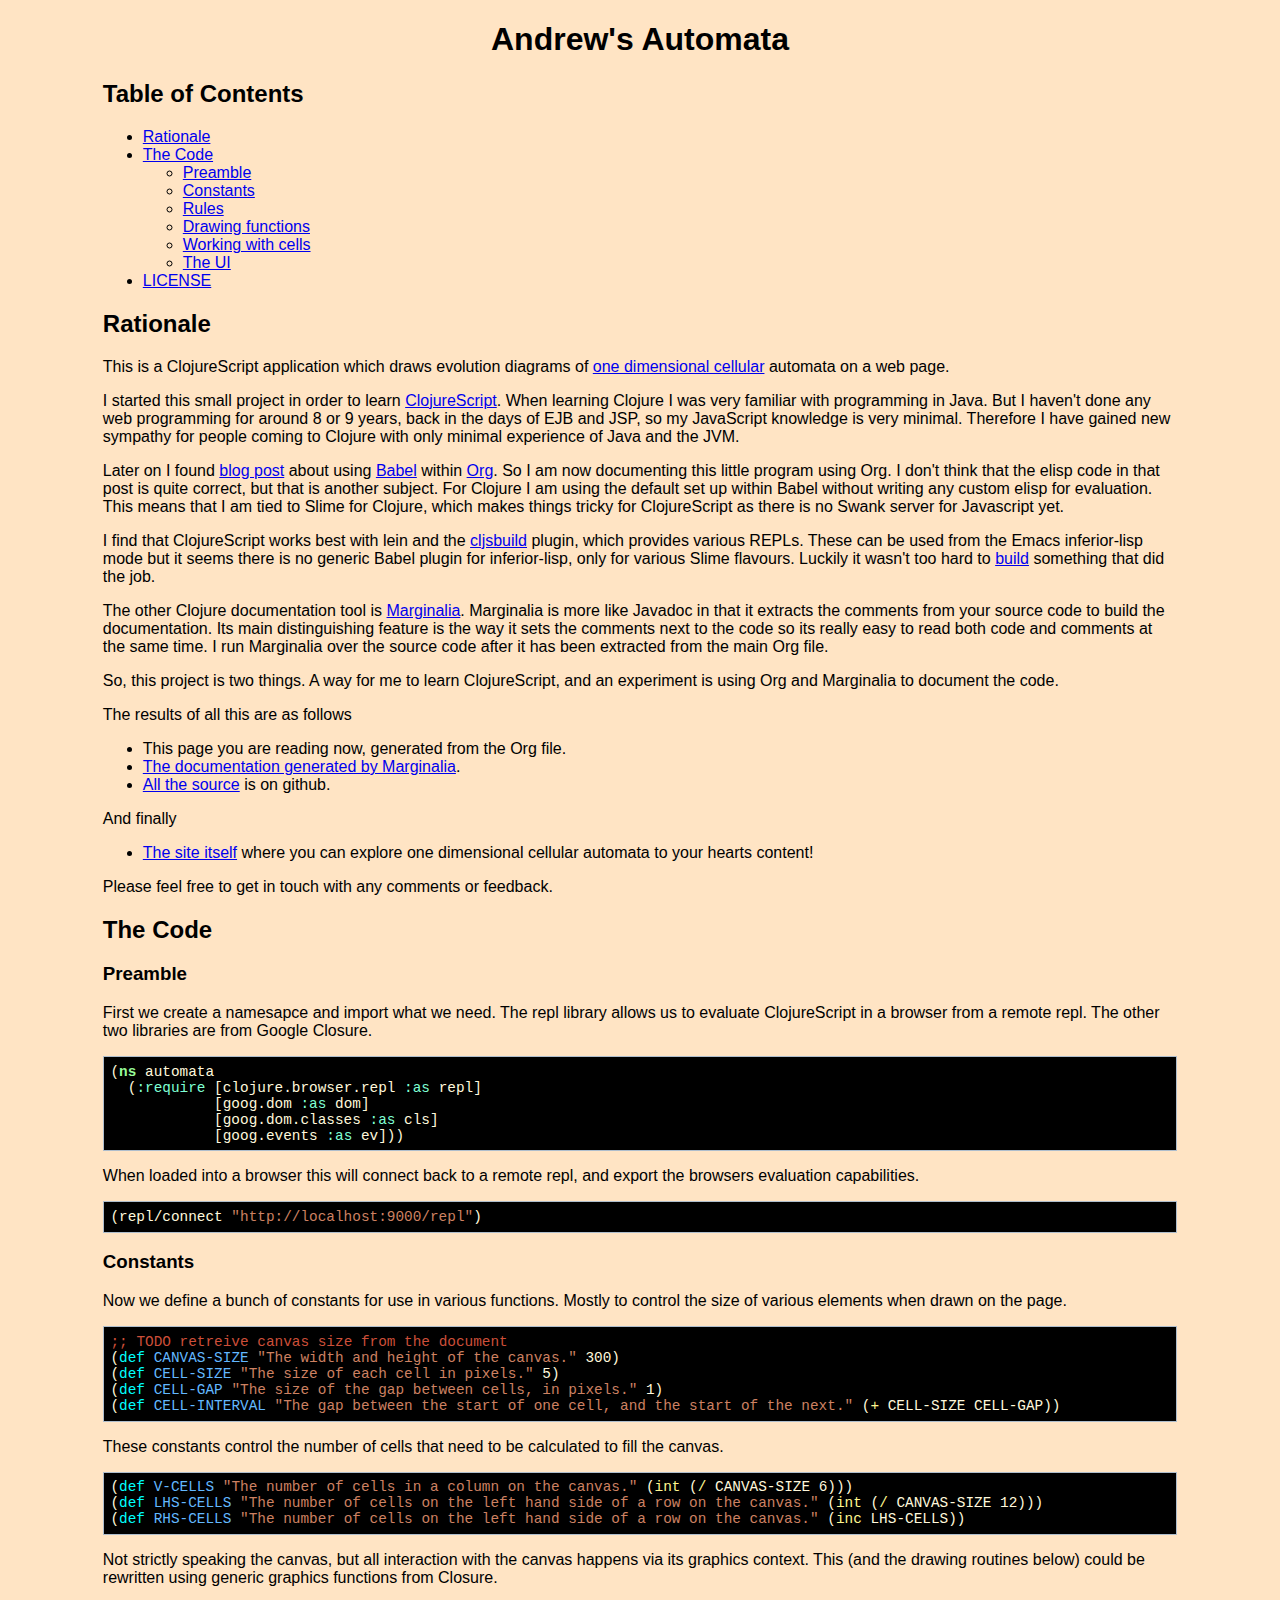
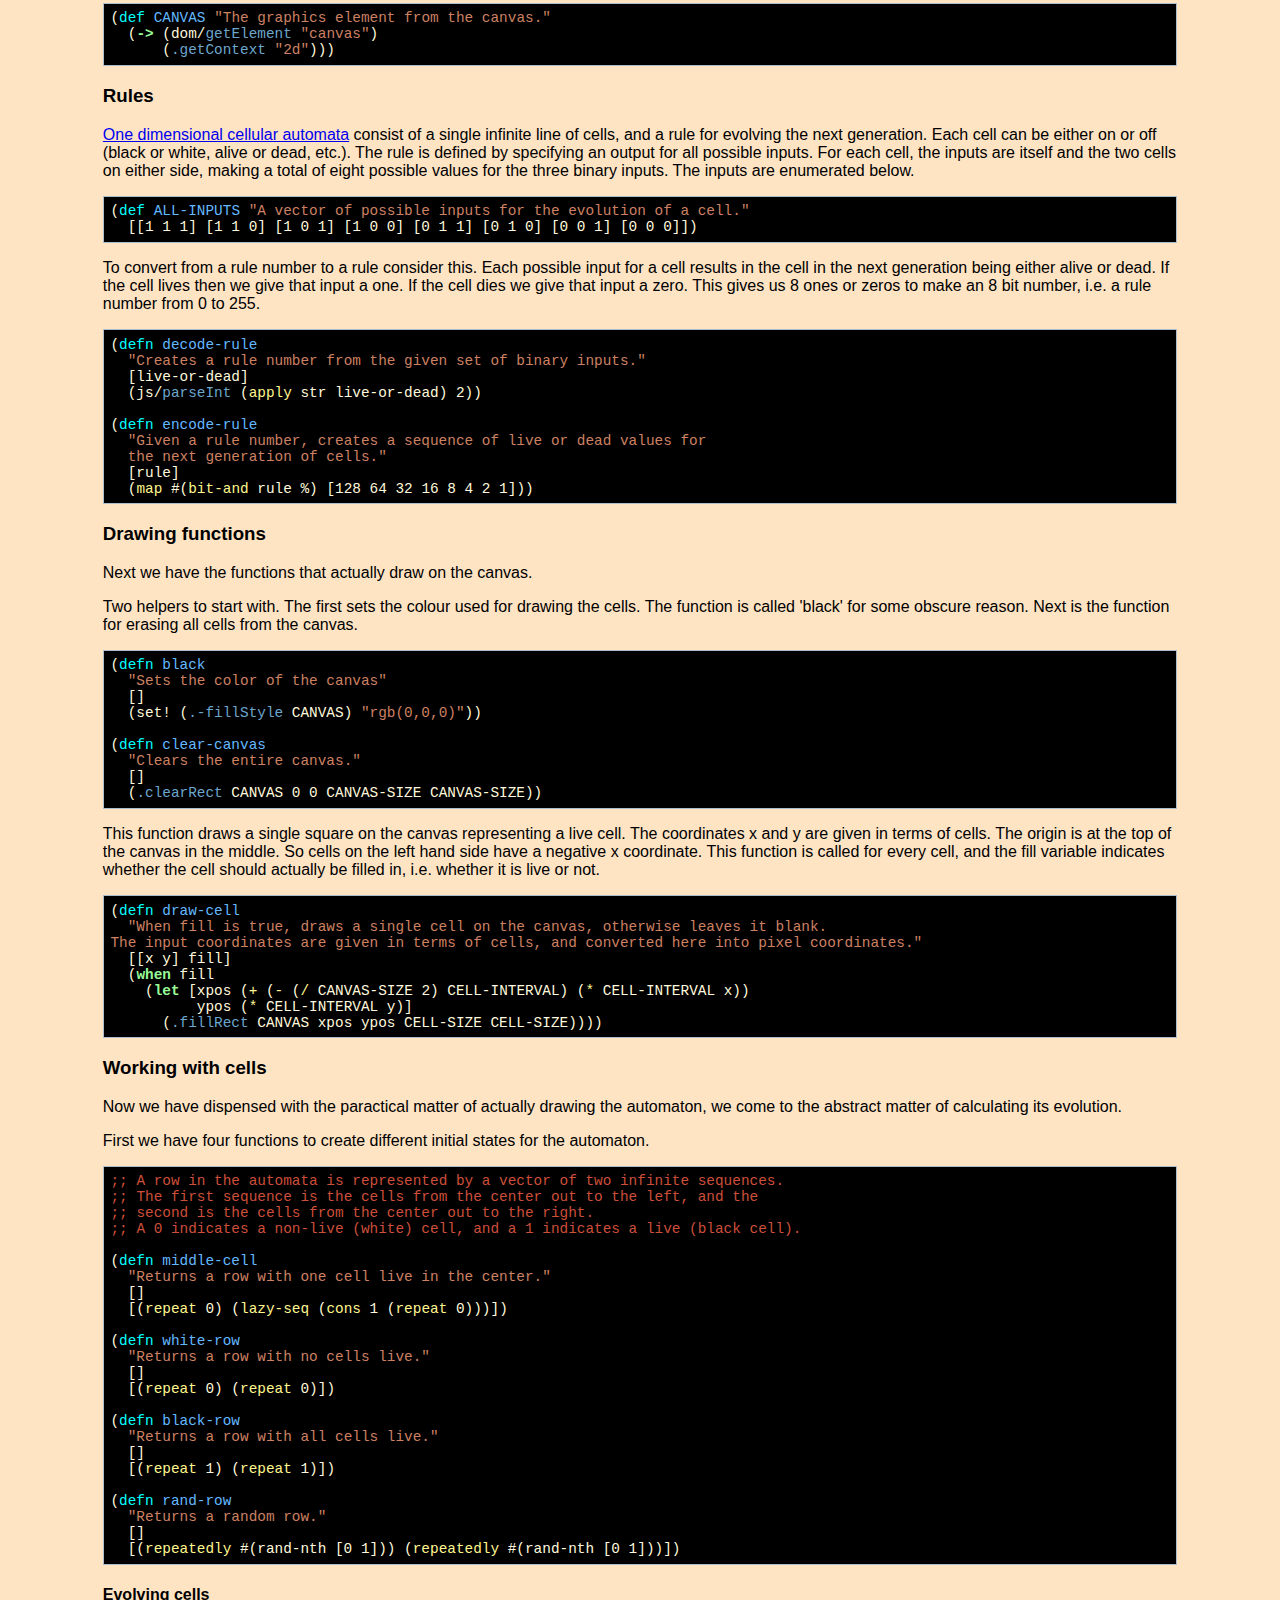
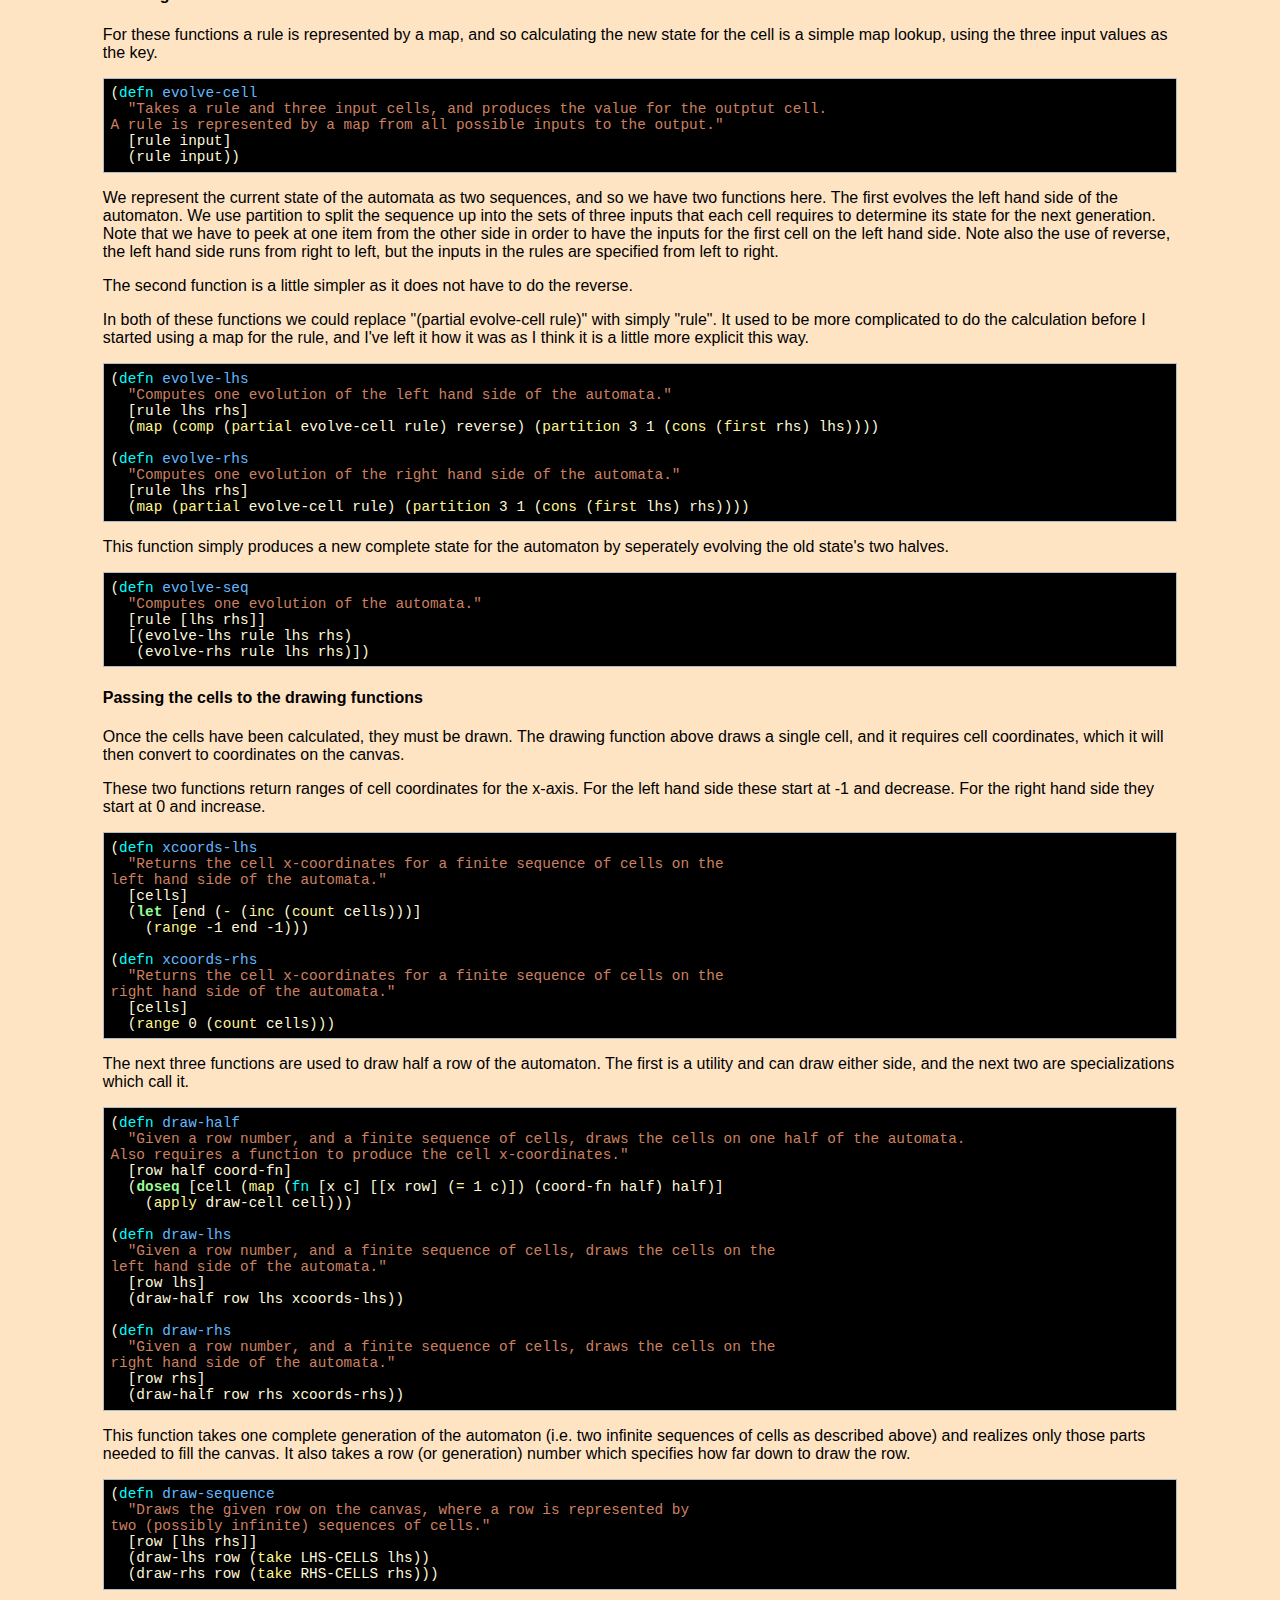
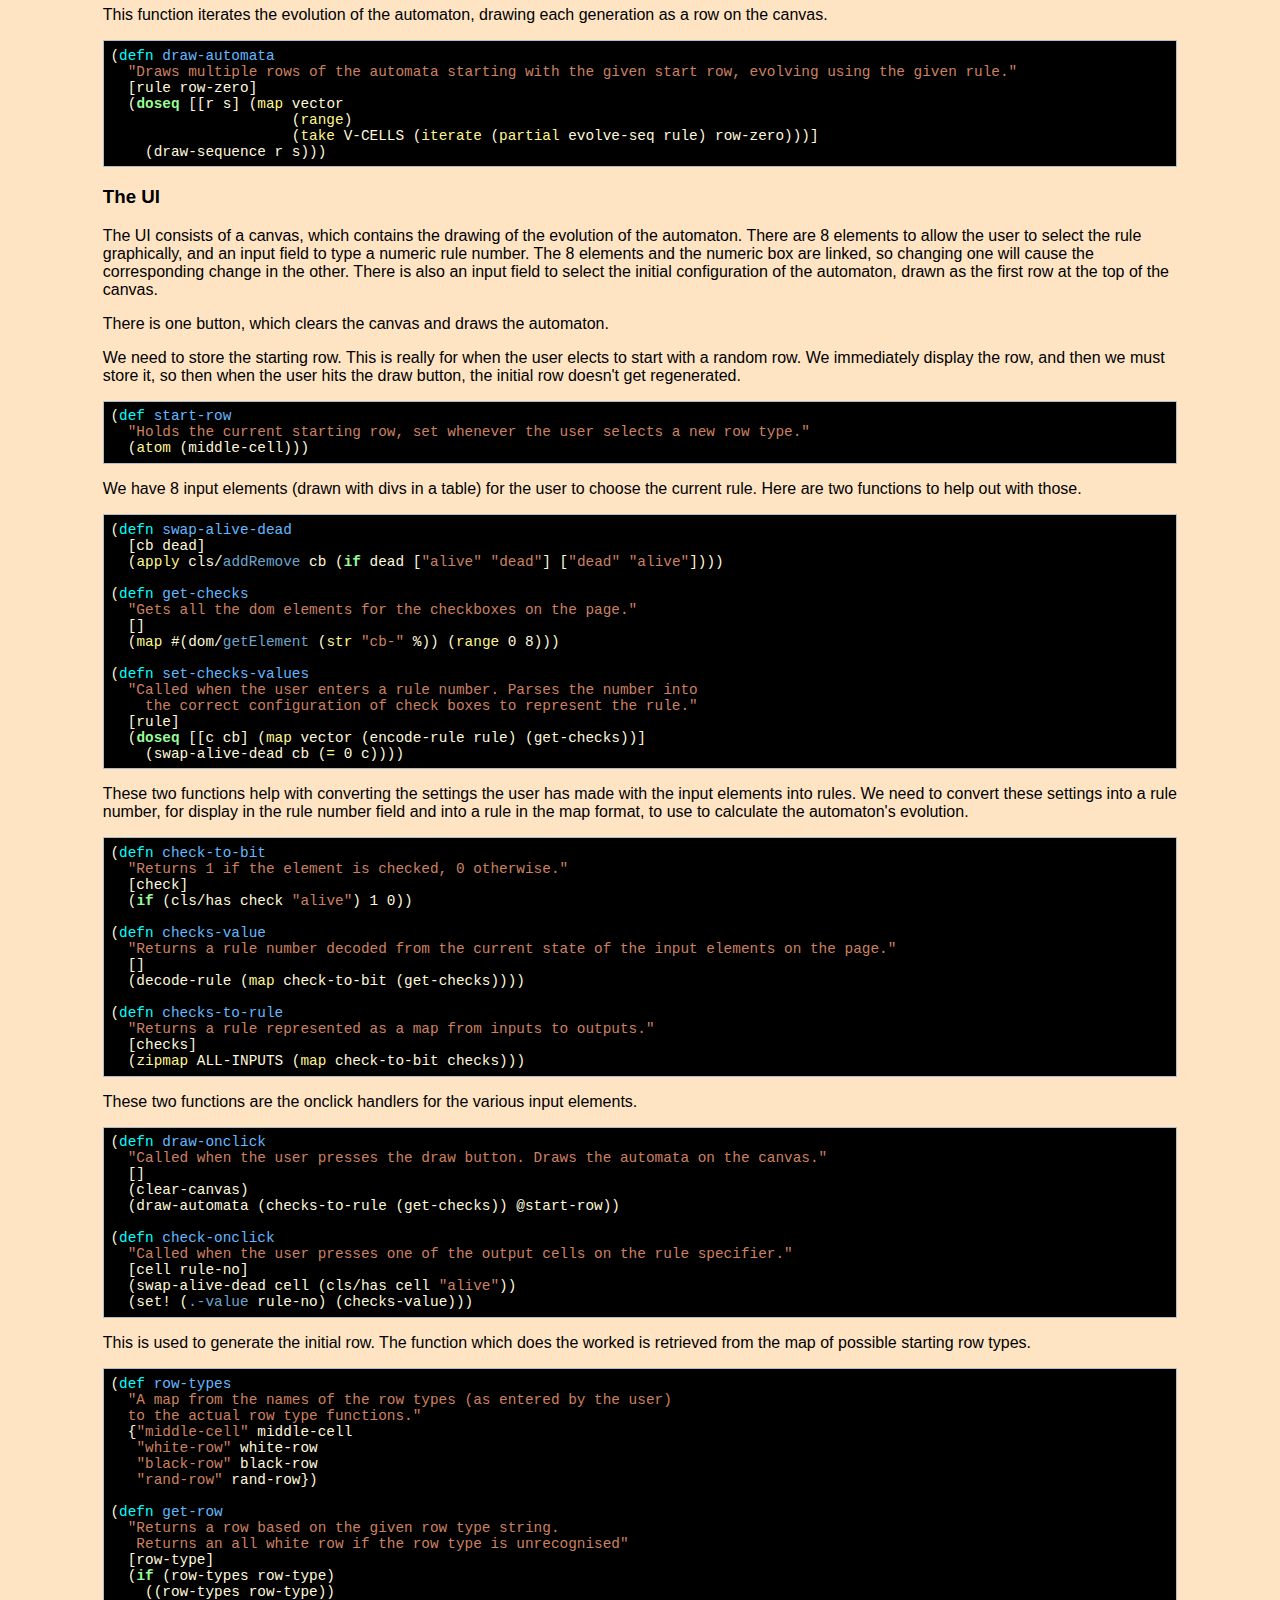
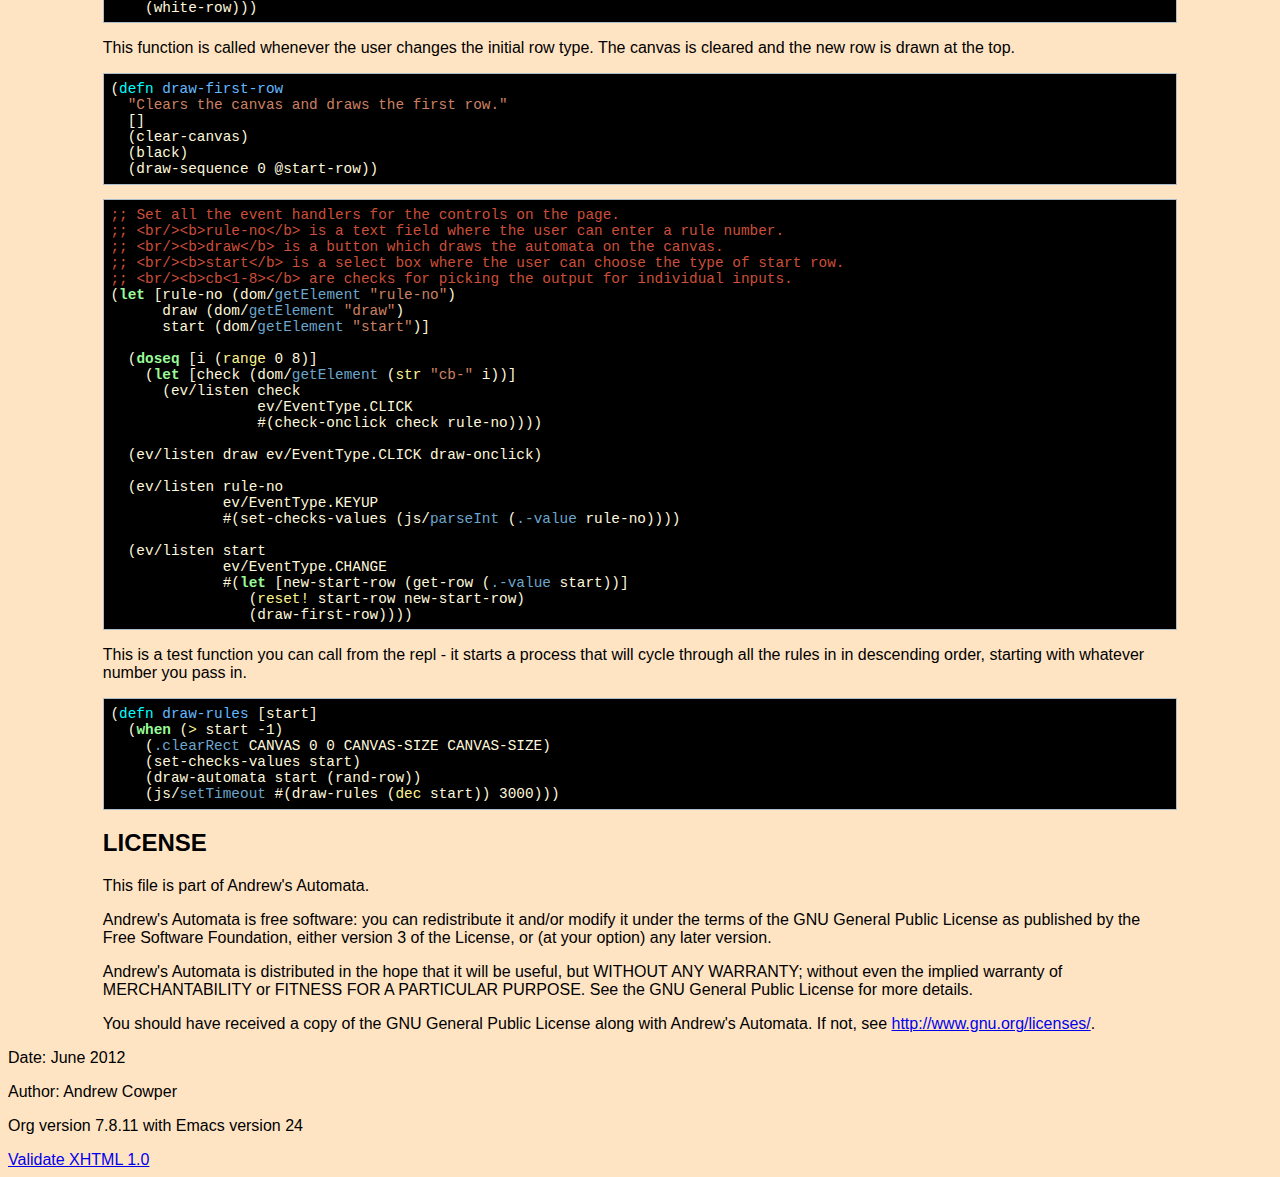
<file: index.html>
<?xml version="1.0" encoding="iso-8859-1"?>
<!DOCTYPE html PUBLIC "-//W3C//DTD XHTML 1.0 Strict//EN"
               "http://www.w3.org/TR/xhtml1/DTD/xhtml1-strict.dtd">
<html xmlns="http://www.w3.org/1999/xhtml" lang="en" xml:lang="en">
<head>
<title>Andrew's Automata</title>
<meta http-equiv="Content-Type" content="text/html;charset=iso-8859-1"/>
<meta name="title" content="Andrew's Automata"/>
<meta name="generator" content="Org-mode"/>
<meta name="generated" content="June 2012"/>
<meta name="author" content="Andrew Cowper"/>
<meta name="description" content=""/>
<meta name="keywords" content=""/>
<style type="text/css">
 <!--/*--><![CDATA[/*><!--*/
  html { font-family: Times, serif; font-size: 12pt; }
  .title  { text-align: center; }
  .todo   { color: red; }
  .done   { color: green; }
  .tag    { background-color: #add8e6; font-weight:normal }
  .target { }
  .timestamp { color: #bebebe; }
  .timestamp-kwd { color: #5f9ea0; }
  .right  {margin-left:auto; margin-right:0px;  text-align:right;}
  .left   {margin-left:0px;  margin-right:auto; text-align:left;}
  .center {margin-left:auto; margin-right:auto; text-align:center;}
  p.verse { margin-left: 3% }
  pre {
	border: 1pt solid #AEBDCC;
	background-color: #F3F5F7;
	padding: 5pt;
	font-family: courier, monospace;
        font-size: 90%;
        overflow:auto;
  }
  table { border-collapse: collapse; }
  td, th { vertical-align: top;  }
  th.right  { text-align:center;  }
  th.left   { text-align:center;   }
  th.center { text-align:center; }
  td.right  { text-align:right;  }
  td.left   { text-align:left;   }
  td.center { text-align:center; }
  dt { font-weight: bold; }
  div.figure { padding: 0.5em; }
  div.figure p { text-align: center; }
  div.inlinetask {
    padding:10px;
    border:2px solid gray;
    margin:10px;
    background: #ffffcc;
  }
  textarea { overflow-x: auto; }
  .linenr { font-size:smaller }
  .code-highlighted {background-color:#ffff00;}
  .org-info-js_info-navigation { border-style:none; }
  #org-info-js_console-label { font-size:10px; font-weight:bold;
                               white-space:nowrap; }
  .org-info-js_search-highlight {background-color:#ffff00; color:#000000;
                                 font-weight:bold; }
  /*]]>*/-->
</style>
<link rel="stylesheet" type="text/css" href="stylesheet.css" />
<script type="text/javascript">
<!--/*--><![CDATA[/*><!--*/
 function CodeHighlightOn(elem, id)
 {
   var target = document.getElementById(id);
   if(null != target) {
     elem.cacheClassElem = elem.className;
     elem.cacheClassTarget = target.className;
     target.className = "code-highlighted";
     elem.className   = "code-highlighted";
   }
 }
 function CodeHighlightOff(elem, id)
 {
   var target = document.getElementById(id);
   if(elem.cacheClassElem)
     elem.className = elem.cacheClassElem;
   if(elem.cacheClassTarget)
     target.className = elem.cacheClassTarget;
 }
/*]]>*///-->
</script>

</head>
<body>

<div id="preamble">

</div>

<div id="content">
<h1 class="title">Andrew's Automata</h1>


<div id="table-of-contents">
<h2>Table of Contents</h2>
<div id="text-table-of-contents">
<ul>
<li><a href="#sec-1">Rationale</a></li>
<li><a href="#sec-2">The Code</a>
<ul>
<li><a href="#sec-2-1">Preamble</a></li>
<li><a href="#sec-2-2">Constants</a></li>
<li><a href="#sec-2-3">Rules</a></li>
<li><a href="#sec-2-4">Drawing functions</a></li>
<li><a href="#sec-2-5">Working with cells</a></li>
<li><a href="#sec-2-6">The UI</a></li>
</ul>
</li>
<li><a href="#sec-3">LICENSE</a></li>
</ul>
</div>
</div>

<div id="outline-container-1" class="outline-2">
<h2 id="sec-1">Rationale</h2>
<div class="outline-text-2" id="text-1">

<p>This is a ClojureScript application which draws evolution diagrams of
<a href="http://mathworld.wolfram.com/ElementaryCellularAutomaton.html">one dimensional cellular</a> automata on a web page.
</p>
<p>
I started this small project in order to learn <a href="https://github.com/clojure/clojurescript">ClojureScript</a>. When
learning Clojure I was very familiar with programming in Java. But I
haven't done any web programming for around 8 or 9 years, back in the
days of EJB and JSP, so my JavaScript knowledge is very
minimal. Therefore I have gained new sympathy for people coming to
Clojure with only minimal experience of Java and the JVM.
</p>
<p>
Later on I found <a href="http://kimavcrp.blogspot.co.uk/2012/05/literate-programming-in-clojure-table.html">blog post</a> about using <a href="http://orgmode.org/worg/org-contrib/babel/">Babel</a> within <a href="http://orgmode.org/">Org</a>. So I am now
documenting this little program using Org. I don't think that the
elisp code in that post is quite correct, but that is another
subject. For Clojure I am using the default set up within Babel
without writing any custom elisp for evaluation. This means that I am
tied to Slime for Clojure, which makes things tricky for ClojureScript
as there is no Swank server for Javascript yet. 
</p>
<p>
I find that ClojureScript works best with lein and the <a href="https://github.com/emezeske/lein-cljsbuild">cljsbuild</a>
plugin, which provides various REPLs. These can be used from the Emacs
inferior-lisp mode but it seems there is no generic Babel plugin for
inferior-lisp, only for various Slime flavours. Luckily it wasn't too
hard to <a href="http://github.com/bloat/babel-clojurescript">build</a> something that did the job.
</p>
<p>
The other Clojure documentation tool is <a href="https://github.com/fogus/marginalia">Marginalia</a>. Marginalia is more
like Javadoc in that it extracts the comments from your source code to
build the documentation. Its main distinguishing feature is the way it
sets the comments next to the code so its really easy to read both
code and comments at the same time. I run Marginalia over the source
code after it has been extracted from the main Org file.
</p>
<p>
So, this project is two things. A way for me to learn ClojureScript,
and an experiment is using Org and Marginalia to document the code.
</p>
<p>
The results of all this are as follows
</p><ul>
<li>This page you are reading now, generated from the Org file.
</li>
<li><a href="http://git.slothrop.net/automata/marginalia.html">The documentation generated by Marginalia</a>.
</li>
<li><a href="https://github.com/bloat/automata">All the source</a> is on github.
</li>
</ul>


<p>
And finally 
</p><ul>
<li><a href="http://git.slothrop.net/automata/site/automata.html">The site itself</a> where you can explore one dimensional cellular
   automata to your hearts content!
</li>
</ul>


<p>
Please feel free to get in touch with any comments or feedback.
</p></div>

</div>

<div id="outline-container-2" class="outline-2">
<h2 id="sec-2">The Code</h2>
<div class="outline-text-2" id="text-2">


</div>

<div id="outline-container-2-1" class="outline-3">
<h3 id="sec-2-1">Preamble</h3>
<div class="outline-text-3" id="text-2-1">

<p>First we create a namesapce and import what we need. The repl library
allows us to evaluate ClojureScript in a browser from a remote
repl. The other two libraries are from Google Closure.
</p>



<pre class="src src-clojurescript">(<span style="color: #98fb98; font-weight: bold;">ns</span> automata
  (<span style="color: #7fffd4;">:require</span> [clojure.browser.repl <span style="color: #7fffd4;">:as</span> repl]
            [goog.dom <span style="color: #7fffd4;">:as</span> dom]
            [goog.dom.classes <span style="color: #7fffd4;">:as</span> cls]
            [goog.events <span style="color: #7fffd4;">:as</span> ev]))
</pre>


<p>
When loaded into a browser this will connect back to a remote repl,
and export the browsers evaluation capabilities.
</p>


<pre class="src src-clojurescript">(repl/connect <span style="color: #cd8162;">"http://localhost:9000/repl"</span>)
</pre>


</div>

</div>

<div id="outline-container-2-2" class="outline-3">
<h3 id="sec-2-2">Constants</h3>
<div class="outline-text-3" id="text-2-2">

<p>Now we define a bunch of constants for use in various
functions. Mostly to control the size of various elements when drawn
on the page.
</p>


<pre class="src src-clojurescript"><span style="color: #cd4f39;">;; </span><span style="color: #cd4f39;">TODO retreive canvas size from the document</span>
(<span style="color: #00ffff;">def</span> <span style="color: #63b8ff;">CANVAS-SIZE</span> <span style="color: #cd8162;">"The width and height of the canvas."</span> 300)
(<span style="color: #00ffff;">def</span> <span style="color: #63b8ff;">CELL-SIZE</span> <span style="color: #cd8162;">"The size of each cell in pixels."</span> 5)
(<span style="color: #00ffff;">def</span> <span style="color: #63b8ff;">CELL-GAP</span> <span style="color: #cd8162;">"The size of the gap between cells, in pixels."</span> 1)
(<span style="color: #00ffff;">def</span> <span style="color: #63b8ff;">CELL-INTERVAL</span> <span style="color: #cd8162;">"The gap between the start of one cell, and the start of the next."</span> (<span style="color: #fff68f;">+</span> CELL-SIZE CELL-GAP))
</pre>


<p>
These constants control the number of cells that need to be calculated
to fill the canvas.
</p>


<pre class="src src-clojurescript">(<span style="color: #00ffff;">def</span> <span style="color: #63b8ff;">V-CELLS</span> <span style="color: #cd8162;">"The number of cells in a column on the canvas."</span> (<span style="color: #fff68f;">int</span> (<span style="color: #fff68f;">/</span> CANVAS-SIZE 6)))
(<span style="color: #00ffff;">def</span> <span style="color: #63b8ff;">LHS-CELLS</span> <span style="color: #cd8162;">"The number of cells on the left hand side of a row on the canvas."</span> (<span style="color: #fff68f;">int</span> (<span style="color: #fff68f;">/</span> CANVAS-SIZE 12)))
(<span style="color: #00ffff;">def</span> <span style="color: #63b8ff;">RHS-CELLS</span> <span style="color: #cd8162;">"The number of cells on the left hand side of a row on the canvas."</span> (<span style="color: #fff68f;">inc</span> LHS-CELLS))
</pre>


<p>
Not strictly speaking the canvas, but all interaction with the canvas
happens via its graphics context. This (and the drawing routines
below) could be rewritten using generic graphics functions from
Closure.
</p>


<pre class="src src-clojurescript">(<span style="color: #00ffff;">def</span> <span style="color: #63b8ff;">CANVAS</span> <span style="color: #cd8162;">"The graphics element from the canvas."</span>
  (<span style="color: #98fb98; font-weight: bold;">-&gt;</span> (dom/<span style="color: #6ca6cd;">getElement</span> <span style="color: #cd8162;">"canvas"</span>)
      (<span style="color: #6ca6cd;">.getContext</span> <span style="color: #cd8162;">"2d"</span>)))
</pre>

</div>

</div>

<div id="outline-container-2-3" class="outline-3">
<h3 id="sec-2-3">Rules</h3>
<div class="outline-text-3" id="text-2-3">

<p><a href="http://en.wikipedia.org/wiki/Cellular_automaton#Elementary_cellular_automata">One dimensional cellular automata</a> consist of a single infinite line of
cells, and a rule for evolving the next generation. Each cell can be
either on or off (black or white, alive or dead, etc.). The rule is
defined by specifying an output for all possible inputs. For each
cell, the inputs are itself and the two cells on either side, making a
total of eight possible values for the three binary inputs. The inputs
are enumerated below.
</p>


<pre class="src src-clojurescript">(<span style="color: #00ffff;">def</span> <span style="color: #63b8ff;">ALL-INPUTS</span> <span style="color: #cd8162;">"A vector of possible inputs for the evolution of a cell."</span>
  [[1 1 1] [1 1 0] [1 0 1] [1 0 0] [0 1 1] [0 1 0] [0 0 1] [0 0 0]])
</pre>


<p>
To convert from a rule number to a rule consider this. Each possible
input for a cell results in the cell in the next generation being
either alive or dead. If the cell lives then we give that input a
one. If the cell dies we give that input a zero. This gives us 8 ones
or zeros to make an 8 bit number, i.e. a rule number from 0 to 255.
</p>


<pre class="src src-clojurescript">(<span style="color: #00ffff;">defn</span> <span style="color: #63b8ff;">decode-rule</span>
  <span style="color: #cd8162;">"Creates a rule number from the given set of binary inputs."</span>
  [live-or-dead]
  (js/<span style="color: #6ca6cd;">parseInt</span> (<span style="color: #fff68f;">apply</span> str live-or-dead) 2))

(<span style="color: #00ffff;">defn</span> <span style="color: #63b8ff;">encode-rule</span>
  <span style="color: #cd8162;">"Given a rule number, creates a sequence of live or dead values for</span>
<span style="color: #cd8162;">  the next generation of cells."</span>
  [rule]
  (<span style="color: #fff68f;">map</span> #(<span style="color: #fff68f;">bit-and</span> rule %) [128 64 32 16 8 4 2 1]))
</pre>

</div>

</div>

<div id="outline-container-2-4" class="outline-3">
<h3 id="sec-2-4">Drawing functions</h3>
<div class="outline-text-3" id="text-2-4">

<p>Next we have the functions that actually draw on the canvas.
</p>
<p>
Two helpers to start with. The first sets the colour used for drawing
the cells. The function is called 'black' for some obscure
reason. Next is the function for erasing all cells from the canvas.
</p>


<pre class="src src-clojurescript">(<span style="color: #00ffff;">defn</span> <span style="color: #63b8ff;">black</span> 
  <span style="color: #cd8162;">"Sets the color of the canvas"</span>
  []
  (set! (<span style="color: #6ca6cd;">.-fillStyle</span> CANVAS) <span style="color: #cd8162;">"rgb(0,0,0)"</span>))

(<span style="color: #00ffff;">defn</span> <span style="color: #63b8ff;">clear-canvas</span>
  <span style="color: #cd8162;">"Clears the entire canvas."</span>
  []
  (<span style="color: #6ca6cd;">.clearRect</span> CANVAS 0 0 CANVAS-SIZE CANVAS-SIZE))
</pre>


<p>
This function draws a single square on the canvas representing a live
cell. The coordinates x and y are given in terms of cells. The origin
is at the top of the canvas in the middle. So cells on the left hand
side have a negative x coordinate. This function is called for every
cell, and the fill variable indicates whether the cell should actually
be filled in, i.e. whether it is live or not.
</p>


<pre class="src src-clojurescript">(<span style="color: #00ffff;">defn</span> <span style="color: #63b8ff;">draw-cell</span>
  <span style="color: #cd8162;">"When fill is true, draws a single cell on the canvas, otherwise leaves it blank.</span>
<span style="color: #cd8162;">The input coordinates are given in terms of cells, and converted here into pixel coordinates."</span>
  [[x y] fill]
  (<span style="color: #98fb98; font-weight: bold;">when</span> fill
    (<span style="color: #98fb98; font-weight: bold;">let</span> [xpos (<span style="color: #fff68f;">+</span> (<span style="color: #fff68f;">-</span> (<span style="color: #fff68f;">/</span> CANVAS-SIZE 2) CELL-INTERVAL) (<span style="color: #fff68f;">*</span> CELL-INTERVAL x))
          ypos (<span style="color: #fff68f;">*</span> CELL-INTERVAL y)]
      (<span style="color: #6ca6cd;">.fillRect</span> CANVAS xpos ypos CELL-SIZE CELL-SIZE))))
</pre>


</div>

</div>

<div id="outline-container-2-5" class="outline-3">
<h3 id="sec-2-5">Working with cells</h3>
<div class="outline-text-3" id="text-2-5">

<p>Now we have dispensed with the paractical matter of actually drawing
the automaton, we come to the abstract matter of calculating its
evolution.
</p>
<p>
First we have four functions to create different initial states for the automaton. 
</p>



<pre class="src src-clojurescript"><span style="color: #cd4f39;">;; </span><span style="color: #cd4f39;">A row in the automata is represented by a vector of two infinite sequences.</span>
<span style="color: #cd4f39;">;; </span><span style="color: #cd4f39;">The first sequence is the cells from the center out to the left, and the</span>
<span style="color: #cd4f39;">;; </span><span style="color: #cd4f39;">second is the cells from the center out to the right.</span>
<span style="color: #cd4f39;">;; </span><span style="color: #cd4f39;">A 0 indicates a non-live (white) cell, and a 1 indicates a live (black cell).</span>

(<span style="color: #00ffff;">defn</span> <span style="color: #63b8ff;">middle-cell</span>
  <span style="color: #cd8162;">"Returns a row with one cell live in the center."</span>
  []
  [(<span style="color: #fff68f;">repeat</span> 0) (<span style="color: #fff68f;">lazy-seq</span> (<span style="color: #fff68f;">cons</span> 1 (<span style="color: #fff68f;">repeat</span> 0)))])

(<span style="color: #00ffff;">defn</span> <span style="color: #63b8ff;">white-row</span>
  <span style="color: #cd8162;">"Returns a row with no cells live."</span>
  []
  [(<span style="color: #fff68f;">repeat</span> 0) (<span style="color: #fff68f;">repeat</span> 0)])

(<span style="color: #00ffff;">defn</span> <span style="color: #63b8ff;">black-row</span>
  <span style="color: #cd8162;">"Returns a row with all cells live."</span>
  []
  [(<span style="color: #fff68f;">repeat</span> 1) (<span style="color: #fff68f;">repeat</span> 1)])

(<span style="color: #00ffff;">defn</span> <span style="color: #63b8ff;">rand-row</span>
  <span style="color: #cd8162;">"Returns a random row."</span>
  []
  [(<span style="color: #fff68f;">repeatedly</span> #(rand-nth [0 1])) (<span style="color: #fff68f;">repeatedly</span> #(rand-nth [0 1]))])
</pre>


</div>

<div id="outline-container-2-5-1" class="outline-4">
<h4 id="sec-2-5-1">Evolving cells</h4>
<div class="outline-text-4" id="text-2-5-1">


<p>
For these functions a rule is represented by a map, and so calculating
the new state for the cell is a simple map lookup, using the three
input values as the key.
</p>


<pre class="src src-clojurescript">(<span style="color: #00ffff;">defn</span> <span style="color: #63b8ff;">evolve-cell</span>
  <span style="color: #cd8162;">"Takes a rule and three input cells, and produces the value for the outptut cell.</span>
<span style="color: #cd8162;">A rule is represented by a map from all possible inputs to the output."</span>
  [rule input]
  (rule input))
</pre>


<p>
We represent the current state of the automata as two sequences, and
so we have two functions here. The first evolves the left hand side of
the automaton. We use partition to split the sequence up into the sets
of three inputs that each cell requires to determine its state for the
next generation. Note that we have to peek at one item from the other
side in order to have the inputs for the first cell on the left hand
side. Note also the use of reverse, the left hand side runs from right
to left, but the inputs in the rules are specified from left to right.
</p>
<p>
The second function is a little simpler as it does not have to do the
reverse. 
</p>
<p>
In both of these functions we could replace "(partial evolve-cell
rule)" with simply "rule". It used to be more complicated to do the
calculation before I started using a map for the rule, and I've left
it how it was as I think it is a little more explicit this way.
</p>


<pre class="src src-clojurescript">(<span style="color: #00ffff;">defn</span> <span style="color: #63b8ff;">evolve-lhs</span>
  <span style="color: #cd8162;">"Computes one evolution of the left hand side of the automata."</span>
  [rule lhs rhs]
  (<span style="color: #fff68f;">map</span> (<span style="color: #fff68f;">comp</span> (<span style="color: #fff68f;">partial</span> evolve-cell rule) reverse) (<span style="color: #fff68f;">partition</span> 3 1 (<span style="color: #fff68f;">cons</span> (<span style="color: #fff68f;">first</span> rhs) lhs))))

(<span style="color: #00ffff;">defn</span> <span style="color: #63b8ff;">evolve-rhs</span>
  <span style="color: #cd8162;">"Computes one evolution of the right hand side of the automata."</span>
  [rule lhs rhs]
  (<span style="color: #fff68f;">map</span> (<span style="color: #fff68f;">partial</span> evolve-cell rule) (<span style="color: #fff68f;">partition</span> 3 1 (<span style="color: #fff68f;">cons</span> (<span style="color: #fff68f;">first</span> lhs) rhs))))
</pre>


<p>
This function simply produces a new complete state for the automaton
by seperately evolving the old state's two halves.
</p>


<pre class="src src-clojurescript">(<span style="color: #00ffff;">defn</span> <span style="color: #63b8ff;">evolve-seq</span>
  <span style="color: #cd8162;">"Computes one evolution of the automata."</span>
  [rule [lhs rhs]]
  [(evolve-lhs rule lhs rhs)
   (evolve-rhs rule lhs rhs)])
</pre>


</div>

</div>

<div id="outline-container-2-5-2" class="outline-4">
<h4 id="sec-2-5-2">Passing the cells to the drawing functions</h4>
<div class="outline-text-4" id="text-2-5-2">

<p>Once the cells have been calculated, they must be drawn. The drawing
function above draws a single cell, and it requires cell coordinates,
which it will then convert to coordinates on the canvas.
</p>
<p>
These two functions return ranges of cell coordinates for the
x-axis. For the left hand side these start at -1 and decrease. For the
right hand side they start at 0 and increase.
</p>


<pre class="src src-clojurescript">(<span style="color: #00ffff;">defn</span> <span style="color: #63b8ff;">xcoords-lhs</span>
  <span style="color: #cd8162;">"Returns the cell x-coordinates for a finite sequence of cells on the</span>
<span style="color: #cd8162;">left hand side of the automata."</span>
  [cells]
  (<span style="color: #98fb98; font-weight: bold;">let</span> [end (<span style="color: #fff68f;">-</span> (<span style="color: #fff68f;">inc</span> (<span style="color: #fff68f;">count</span> cells)))]
    (<span style="color: #fff68f;">range</span> -1 end -1)))

(<span style="color: #00ffff;">defn</span> <span style="color: #63b8ff;">xcoords-rhs</span>
  <span style="color: #cd8162;">"Returns the cell x-coordinates for a finite sequence of cells on the</span>
<span style="color: #cd8162;">right hand side of the automata."</span>
  [cells]
  (<span style="color: #fff68f;">range</span> 0 (<span style="color: #fff68f;">count</span> cells)))
</pre>


<p>
The next three functions are used to draw half a row of the
automaton. The first is a utility and can draw either side, and the
next two are specializations which call it.
</p>


<pre class="src src-clojurescript">(<span style="color: #00ffff;">defn</span> <span style="color: #63b8ff;">draw-half</span>
  <span style="color: #cd8162;">"Given a row number, and a finite sequence of cells, draws the cells on one half of the automata.</span>
<span style="color: #cd8162;">Also requires a function to produce the cell x-coordinates."</span>
  [row half coord-fn]
  (<span style="color: #98fb98; font-weight: bold;">doseq</span> [cell (<span style="color: #fff68f;">map</span> (<span style="color: #00ffff;">fn</span> [x c] [[x row] (<span style="color: #fff68f;">=</span> 1 c)]) (coord-fn half) half)]
    (<span style="color: #fff68f;">apply</span> draw-cell cell)))

(<span style="color: #00ffff;">defn</span> <span style="color: #63b8ff;">draw-lhs</span>
  <span style="color: #cd8162;">"Given a row number, and a finite sequence of cells, draws the cells on the</span>
<span style="color: #cd8162;">left hand side of the automata."</span>
  [row lhs]
  (draw-half row lhs xcoords-lhs))

(<span style="color: #00ffff;">defn</span> <span style="color: #63b8ff;">draw-rhs</span>
  <span style="color: #cd8162;">"Given a row number, and a finite sequence of cells, draws the cells on the</span>
<span style="color: #cd8162;">right hand side of the automata."</span>
  [row rhs]
  (draw-half row rhs xcoords-rhs))
</pre>


<p>
This function takes one complete generation of the automaton (i.e. two
infinite sequences of cells as described above) and realizes only
those parts needed to fill the canvas. It also takes a row (or
generation) number which specifies how far down to draw the row.
</p>


<pre class="src src-clojurescript">(<span style="color: #00ffff;">defn</span> <span style="color: #63b8ff;">draw-sequence</span>
  <span style="color: #cd8162;">"Draws the given row on the canvas, where a row is represented by</span>
<span style="color: #cd8162;">two (possibly infinite) sequences of cells."</span>
  [row [lhs rhs]]
  (draw-lhs row (<span style="color: #fff68f;">take</span> LHS-CELLS lhs))
  (draw-rhs row (<span style="color: #fff68f;">take</span> RHS-CELLS rhs)))
</pre>


<p>
This function iterates the evolution of the automaton, drawing each
generation as a row on the canvas.
</p>


<pre class="src src-clojurescript">(<span style="color: #00ffff;">defn</span> <span style="color: #63b8ff;">draw-automata</span>
  <span style="color: #cd8162;">"Draws multiple rows of the automata starting with the given start row, evolving using the given rule."</span>
  [rule row-zero]
  (<span style="color: #98fb98; font-weight: bold;">doseq</span> [[r s] (<span style="color: #fff68f;">map</span> vector
                     (<span style="color: #fff68f;">range</span>)
                     (<span style="color: #fff68f;">take</span> V-CELLS (<span style="color: #fff68f;">iterate</span> (<span style="color: #fff68f;">partial</span> evolve-seq rule) row-zero)))]
    (draw-sequence r s)))
</pre>

</div>
</div>

</div>

<div id="outline-container-2-6" class="outline-3">
<h3 id="sec-2-6">The UI</h3>
<div class="outline-text-3" id="text-2-6">

<p>The UI consists of a canvas, which contains the drawing of the
evolution of the automaton. There are 8 elements to allow the user to
select the rule graphically, and an input field to type a numeric rule
number. The 8 elements and the numeric box are linked, so changing one
will cause the corresponding change in the other. There is also an
input field to select the initial configuration of the automaton,
drawn as the first row at the top of the canvas.
</p>
<p>
There is one button, which clears the canvas and draws the automaton.
</p>
<p>
We need to store the starting row. This is really for when the user
elects to start with a random row. We immediately display the row, and
then we must store it, so then when the user hits the draw button, the
initial row doesn't get regenerated.
</p>


<pre class="src src-clojurescript">(<span style="color: #00ffff;">def</span> <span style="color: #63b8ff;">start-row</span>
  <span style="color: #cd8162;">"Holds the current starting row, set whenever the user selects a new row type."</span>
  (<span style="color: #fff68f;">atom</span> (middle-cell)))
</pre>


<p>
We have 8 input elements (drawn with divs in a table) for the user to
choose the current rule. Here are two functions to help out with
those.
</p>


<pre class="src src-clojurescript">(<span style="color: #00ffff;">defn</span> <span style="color: #63b8ff;">swap-alive-dead</span>
  [cb dead]
  (<span style="color: #fff68f;">apply</span> cls/<span style="color: #6ca6cd;">addRemove</span> cb (<span style="color: #98fb98; font-weight: bold;">if</span> dead [<span style="color: #cd8162;">"alive"</span> <span style="color: #cd8162;">"dead"</span>] [<span style="color: #cd8162;">"dead"</span> <span style="color: #cd8162;">"alive"</span>])))

(<span style="color: #00ffff;">defn</span> <span style="color: #63b8ff;">get-checks</span>
  <span style="color: #cd8162;">"Gets all the dom elements for the checkboxes on the page."</span>
  []
  (<span style="color: #fff68f;">map</span> #(dom/<span style="color: #6ca6cd;">getElement</span> (<span style="color: #fff68f;">str</span> <span style="color: #cd8162;">"cb-"</span> %)) (<span style="color: #fff68f;">range</span> 0 8)))

(<span style="color: #00ffff;">defn</span> <span style="color: #63b8ff;">set-checks-values</span>
  <span style="color: #cd8162;">"Called when the user enters a rule number. Parses the number into</span>
<span style="color: #cd8162;">    the correct configuration of check boxes to represent the rule."</span>
  [rule]
  (<span style="color: #98fb98; font-weight: bold;">doseq</span> [[c cb] (<span style="color: #fff68f;">map</span> vector (encode-rule rule) (get-checks))]
    (swap-alive-dead cb (<span style="color: #fff68f;">=</span> 0 c))))
</pre>


<p>
These two functions help with converting the settings the user has
made with the input elements into rules. We need to convert these
settings into a rule number, for display in the rule number field and
into a rule in the map format, to use to calculate the automaton's
evolution.
</p>


<pre class="src src-clojurescript">(<span style="color: #00ffff;">defn</span> <span style="color: #63b8ff;">check-to-bit</span>
  <span style="color: #cd8162;">"Returns 1 if the element is checked, 0 otherwise."</span>
  [check]
  (<span style="color: #98fb98; font-weight: bold;">if</span> (cls/has check <span style="color: #cd8162;">"alive"</span>) 1 0))

(<span style="color: #00ffff;">defn</span> <span style="color: #63b8ff;">checks-value</span>
  <span style="color: #cd8162;">"Returns a rule number decoded from the current state of the input elements on the page."</span>
  []
  (decode-rule (<span style="color: #fff68f;">map</span> check-to-bit (get-checks))))

(<span style="color: #00ffff;">defn</span> <span style="color: #63b8ff;">checks-to-rule</span>
  <span style="color: #cd8162;">"Returns a rule represented as a map from inputs to outputs."</span>
  [checks]
  (<span style="color: #fff68f;">zipmap</span> ALL-INPUTS (<span style="color: #fff68f;">map</span> check-to-bit checks)))
</pre>


<p>
These two functions are the onclick handlers for the various input elements. 
</p>


<pre class="src src-clojurescript">(<span style="color: #00ffff;">defn</span> <span style="color: #63b8ff;">draw-onclick</span>
  <span style="color: #cd8162;">"Called when the user presses the draw button. Draws the automata on the canvas."</span>
  []
  (clear-canvas)
  (draw-automata (checks-to-rule (get-checks)) @start-row))

(<span style="color: #00ffff;">defn</span> <span style="color: #63b8ff;">check-onclick</span>
  <span style="color: #cd8162;">"Called when the user presses one of the output cells on the rule specifier."</span>
  [cell rule-no]
  (swap-alive-dead cell (cls/has cell <span style="color: #cd8162;">"alive"</span>))
  (set! (<span style="color: #6ca6cd;">.-value</span> rule-no) (checks-value)))
</pre>


<p>
This is used to generate the initial row. The function which does the
worked is retrieved from the map of possible starting row types.
</p>


<pre class="src src-clojurescript">(<span style="color: #00ffff;">def</span> <span style="color: #63b8ff;">row-types</span>
  <span style="color: #cd8162;">"A map from the names of the row types (as entered by the user)</span>
<span style="color: #cd8162;">  to the actual row type functions."</span>
  {<span style="color: #cd8162;">"middle-cell"</span> middle-cell
   <span style="color: #cd8162;">"white-row"</span> white-row
   <span style="color: #cd8162;">"black-row"</span> black-row
   <span style="color: #cd8162;">"rand-row"</span> rand-row})

(<span style="color: #00ffff;">defn</span> <span style="color: #63b8ff;">get-row</span>
  <span style="color: #cd8162;">"Returns a row based on the given row type string. </span>
<span style="color: #cd8162;">   Returns an all white row if the row type is unrecognised"</span>
  [row-type]
  (<span style="color: #98fb98; font-weight: bold;">if</span> (row-types row-type)
    ((row-types row-type))
    (white-row)))
</pre>


<p>
This function is called whenever the user changes the initial row
type. The canvas is cleared and the new row is drawn at the top.
</p>


<pre class="src src-clojurescript">(<span style="color: #00ffff;">defn</span> <span style="color: #63b8ff;">draw-first-row</span>
  <span style="color: #cd8162;">"Clears the canvas and draws the first row."</span>
  []
  (clear-canvas)
  (black)
  (draw-sequence 0 @start-row))
</pre>



<pre class="src src-clojurescript"><span style="color: #cd4f39;">;; </span><span style="color: #cd4f39;">Set all the event handlers for the controls on the page.</span>
<span style="color: #cd4f39;">;; </span><span style="color: #cd4f39;">&lt;br/&gt;&lt;b&gt;rule-no&lt;/b&gt; is a text field where the user can enter a rule number.</span>
<span style="color: #cd4f39;">;; </span><span style="color: #cd4f39;">&lt;br/&gt;&lt;b&gt;draw&lt;/b&gt; is a button which draws the automata on the canvas.</span>
<span style="color: #cd4f39;">;; </span><span style="color: #cd4f39;">&lt;br/&gt;&lt;b&gt;start&lt;/b&gt; is a select box where the user can choose the type of start row.</span>
<span style="color: #cd4f39;">;; </span><span style="color: #cd4f39;">&lt;br/&gt;&lt;b&gt;cb&lt;1-8&gt;&lt;/b&gt; are checks for picking the output for individual inputs.</span>
(<span style="color: #98fb98; font-weight: bold;">let</span> [rule-no (dom/<span style="color: #6ca6cd;">getElement</span> <span style="color: #cd8162;">"rule-no"</span>)
      draw (dom/<span style="color: #6ca6cd;">getElement</span> <span style="color: #cd8162;">"draw"</span>)
      start (dom/<span style="color: #6ca6cd;">getElement</span> <span style="color: #cd8162;">"start"</span>)]

  (<span style="color: #98fb98; font-weight: bold;">doseq</span> [i (<span style="color: #fff68f;">range</span> 0 8)]
    (<span style="color: #98fb98; font-weight: bold;">let</span> [check (dom/<span style="color: #6ca6cd;">getElement</span> (<span style="color: #fff68f;">str</span> <span style="color: #cd8162;">"cb-"</span> i))]
      (ev/listen check
                 ev/EventType.CLICK
                 #(check-onclick check rule-no))))

  (ev/listen draw ev/EventType.CLICK draw-onclick)

  (ev/listen rule-no
             ev/EventType.KEYUP
             #(set-checks-values (js/<span style="color: #6ca6cd;">parseInt</span> (<span style="color: #6ca6cd;">.-value</span> rule-no))))

  (ev/listen start
             ev/EventType.CHANGE
             #(<span style="color: #98fb98; font-weight: bold;">let</span> [new-start-row (get-row (<span style="color: #6ca6cd;">.-value</span> start))]
                (<span style="color: #fff68f;">reset!</span> start-row new-start-row)
                (draw-first-row))))
</pre>


<p>
This is a test function you can call from the repl - it starts a
process that will cycle through all the rules in in descending order,
starting with whatever number you pass in.
</p>


<pre class="src src-clojurescript">(<span style="color: #00ffff;">defn</span> <span style="color: #63b8ff;">draw-rules</span> [start]
  (<span style="color: #98fb98; font-weight: bold;">when</span> (<span style="color: #fff68f;">&gt;</span> start -1)
    (<span style="color: #6ca6cd;">.clearRect</span> CANVAS 0 0 CANVAS-SIZE CANVAS-SIZE)
    (set-checks-values start)
    (draw-automata start (rand-row))
    (js/<span style="color: #6ca6cd;">setTimeout</span> #(draw-rules (<span style="color: #fff68f;">dec</span> start)) 3000)))
</pre>


</div>
</div>

</div>

<div id="outline-container-3" class="outline-2">
<h2 id="sec-3">LICENSE</h2>
<div class="outline-text-2" id="text-3">

<p>This file is part of Andrew's Automata.
</p>
<p>
Andrew's Automata is free software: you can redistribute it and/or modify
it under the terms of the GNU General Public License as published by
the Free Software Foundation, either version 3 of the License, or
(at your option) any later version.
</p>
<p>
Andrew's Automata is distributed in the hope that it will be useful,
but WITHOUT ANY WARRANTY; without even the implied warranty of
MERCHANTABILITY or FITNESS FOR A PARTICULAR PURPOSE. See the
GNU General Public License for more details.
</p>
<p>
You should have received a copy of the GNU General Public License
along with Andrew's Automata. If not, see <a href="http://www.gnu.org/licenses/">http://www.gnu.org/licenses/</a>.
</p>
</div>
</div>
</div>

<div id="postamble">
<p class="date">Date: June 2012</p>
<p class="author">Author: Andrew Cowper</p>
<p class="creator">Org version 7.8.11 with Emacs version 24</p>
<a href="http://validator.w3.org/check?uri=referer">Validate XHTML 1.0</a>

</div>
</body>
</html>
</file>
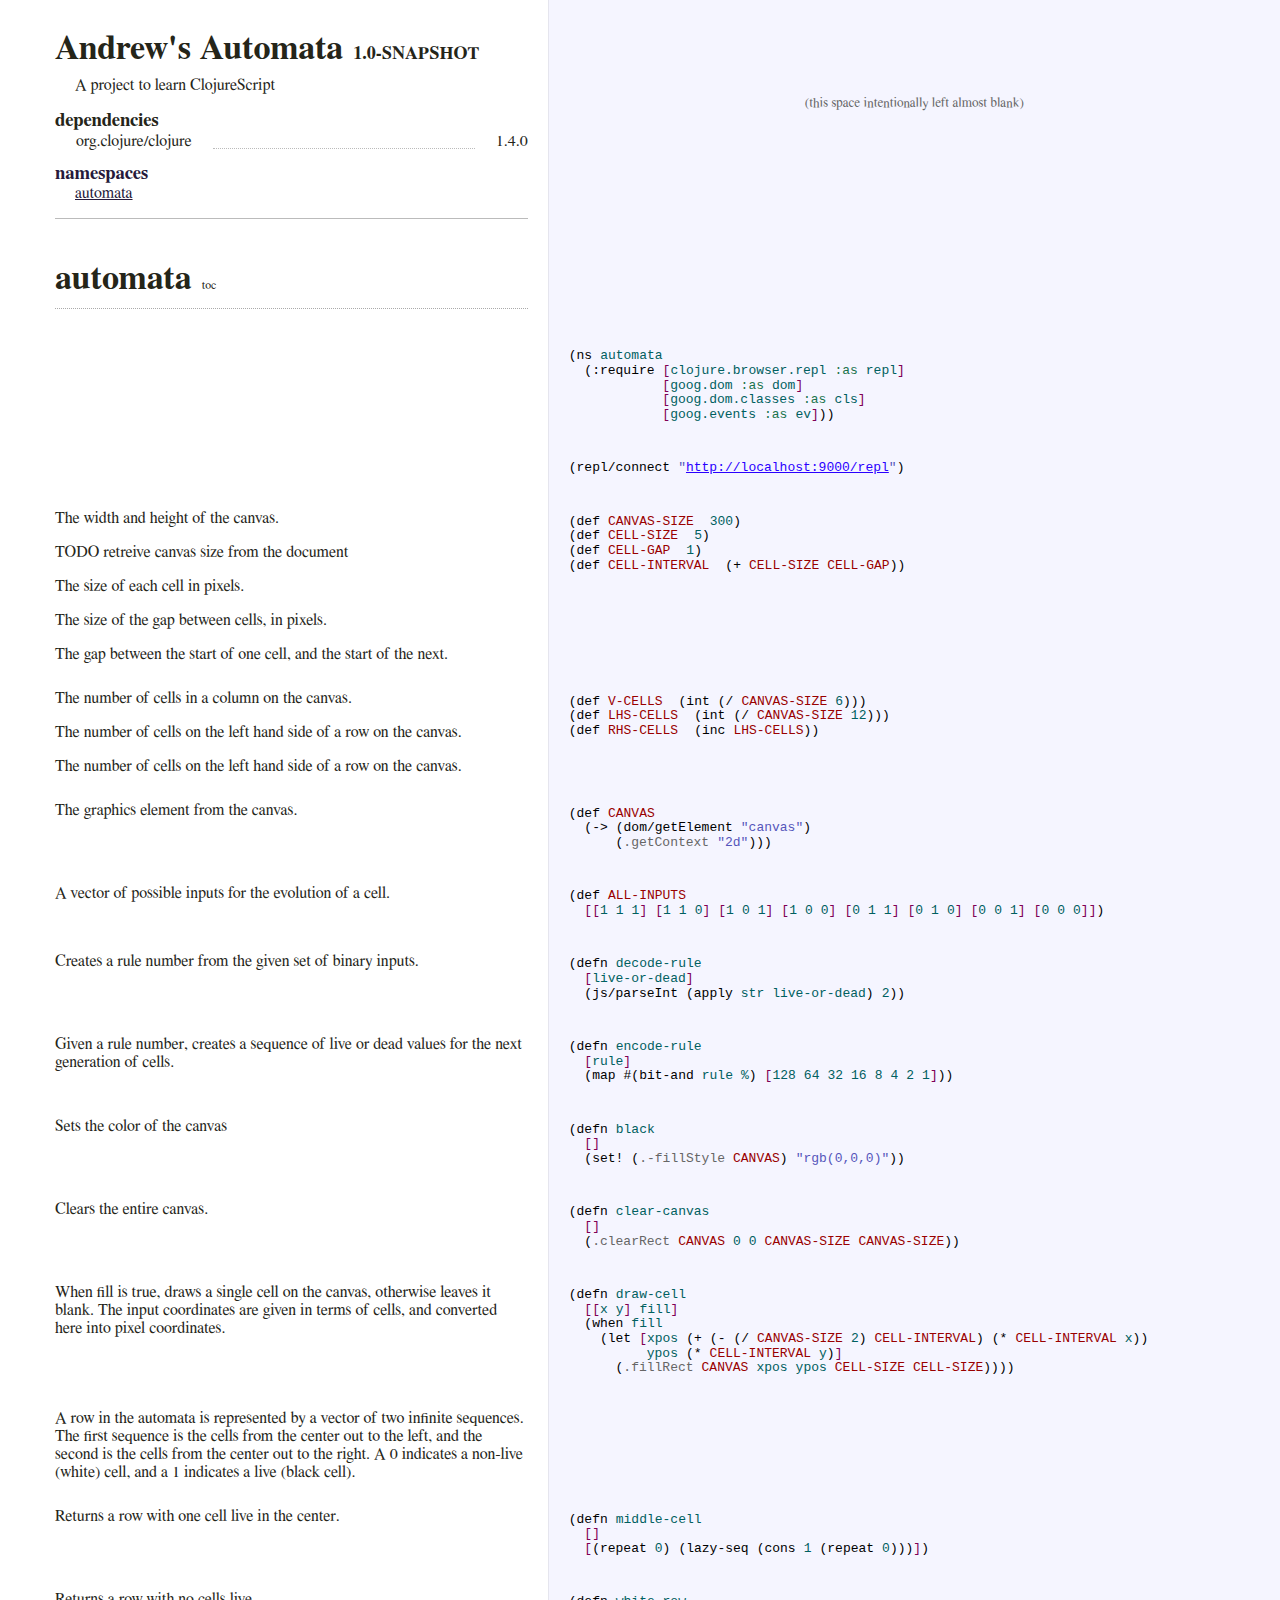
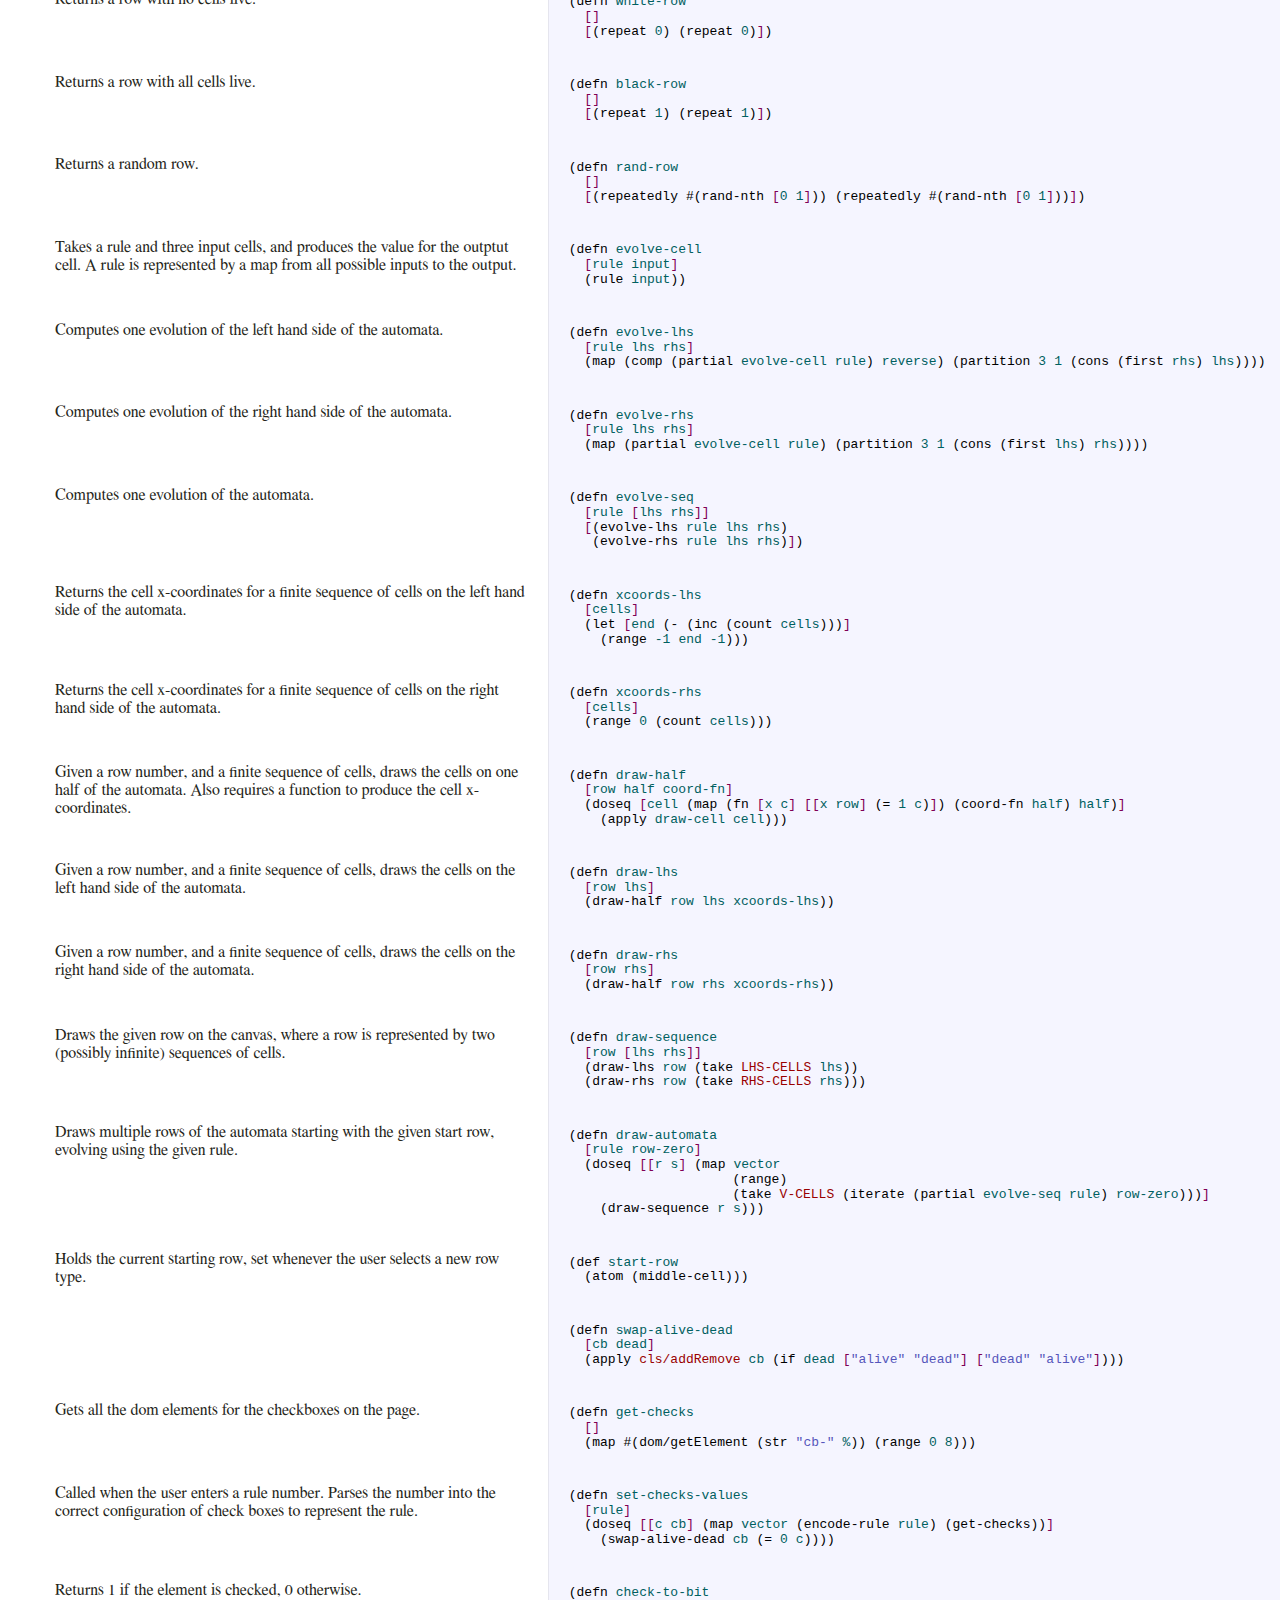
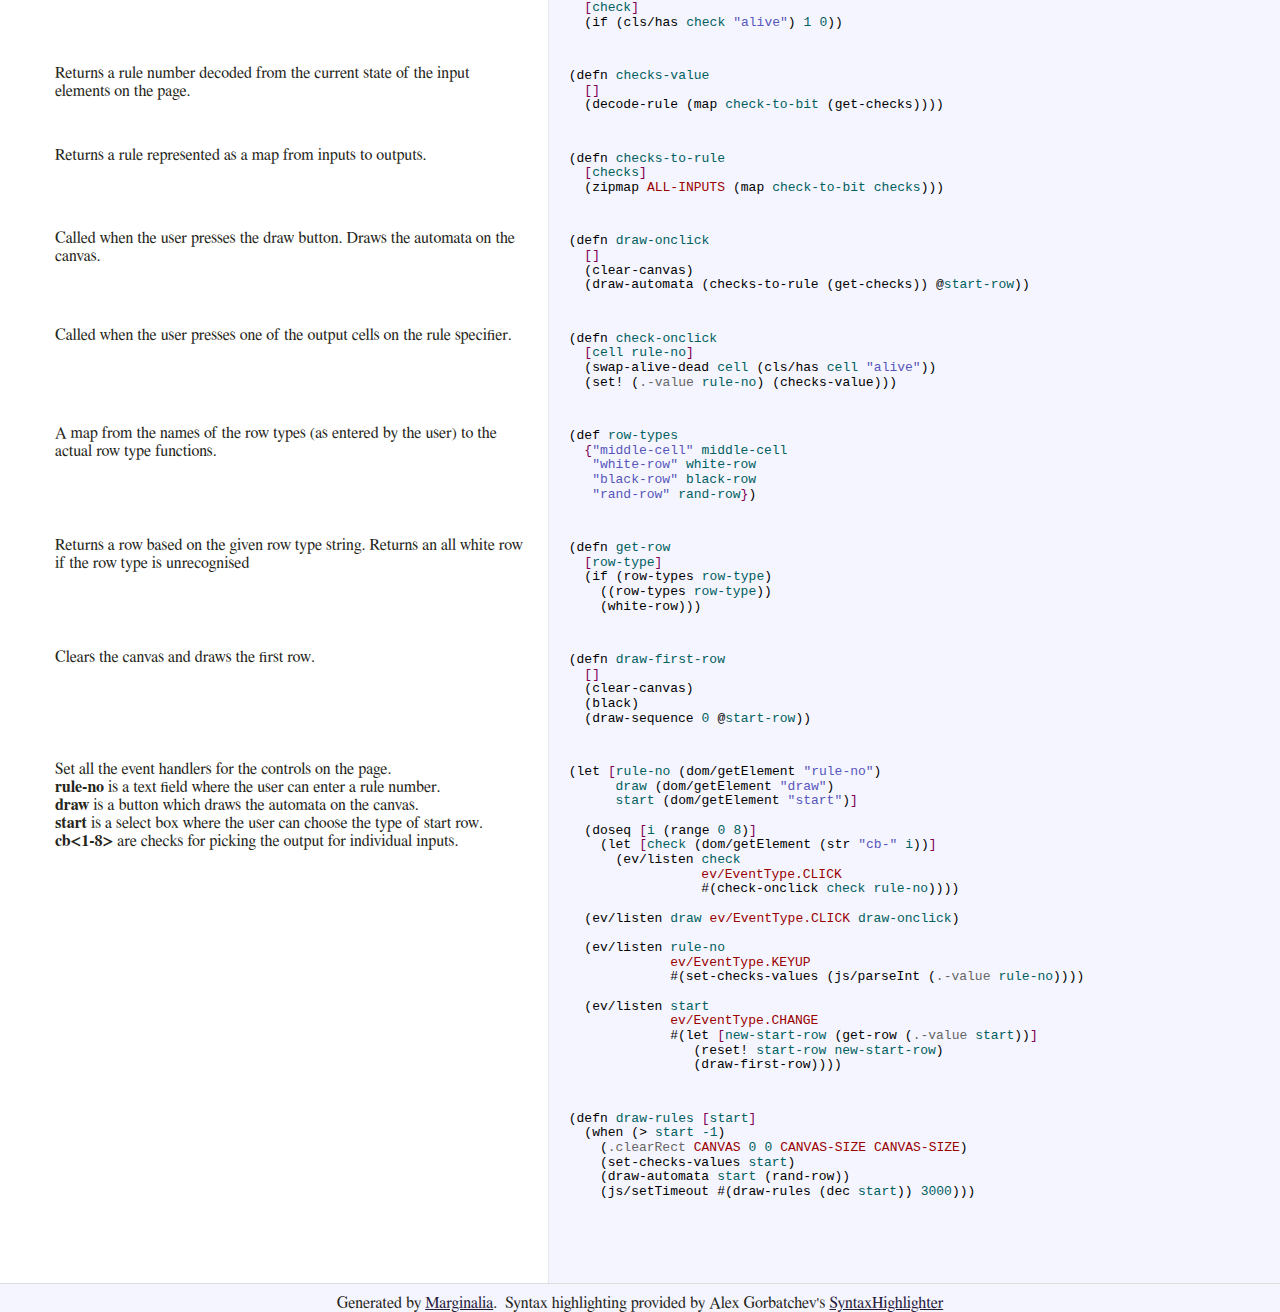
<file: marginalia.html>
<!DOCTYPE html>
<html><head><meta charset="utf-8" content="text/html" http-equiv="Content-Type" /><meta content="A project to learn ClojureScript" name="description" /><style type="text/css">/**
 * SyntaxHighlighter
 * http://alexgorbatchev.com/SyntaxHighlighter
 *
 * SyntaxHighlighter is donationware. If you are using it, please donate.
 * http://alexgorbatchev.com/SyntaxHighlighter/donate.html
 *
 * @version
 * 3.0.83 (July 02 2010)
 * 
 * @copyright
 * Copyright (C) 2004-2010 Alex Gorbatchev.
 *
 * @license
 * Dual licensed under the MIT and GPL licenses.
 */
.syntaxhighlighter a,
.syntaxhighlighter div,
.syntaxhighlighter code,
.syntaxhighlighter table,
.syntaxhighlighter table td,
.syntaxhighlighter table tr,
.syntaxhighlighter table tbody,
.syntaxhighlighter table thead,
.syntaxhighlighter table caption,
.syntaxhighlighter textarea {
  -moz-border-radius: 0 0 0 0 !important;
  -webkit-border-radius: 0 0 0 0 !important;
  background: none !important;
  border: 0 !important;
  bottom: auto !important;
  float: none !important;
  height: auto !important;
  left: auto !important;
  line-height: 1.1em !important;
/*  margin: 0 !important; */
  outline: 0 !important;
  overflow: visible !important;
  padding: 0 !important;
  position: static !important;
  right: auto !important;
  text-align: left !important;
  top: auto !important;
  vertical-align: baseline !important;
  width: auto !important;
  box-sizing: content-box !important;
  font-family: "Consolas", "Bitstream Vera Sans Mono", "Courier New", Courier, monospace !important;
  font-weight: normal !important;
  font-style: normal !important;
  min-height: inherit !important;
  min-height: auto !important;
}

.syntaxhighlighter {
/*  width: 100% !important; */
  margin: 1em 0 1em 0 !important;
  position: relative !important;
  overflow: auto !important;
}
.syntaxhighlighter.source {
  overflow: hidden !important;
}
.syntaxhighlighter .bold {
  font-weight: bold !important;
}
.syntaxhighlighter .italic {
  font-style: italic !important;
}
.syntaxhighlighter .line {
  white-space: pre !important;
}
.syntaxhighlighter table {
/*    width: 100% !important;*/
}
.syntaxhighlighter table caption {
  text-align: left !important;
  padding: .5em 0 0.5em 1em !important;
}
.syntaxhighlighter table td.code {
  width: 100% !important;
}
.syntaxhighlighter table td.code .container {
  position: relative !important;
}
.syntaxhighlighter table td.code .container textarea {
  box-sizing: border-box !important;
  position: absolute !important;
  left: 0 !important;
  top: 0 !important;
  width: 100% !important;
  height: 100% !important;
  border: none !important;
  background: white !important;
  padding-left: 1em !important;
  overflow: hidden !important;
  white-space: pre !important;
}
.syntaxhighlighter table td.gutter .line {
  text-align: right !important;
  padding: 0 0.5em 0 1em !important;
}
.syntaxhighlighter table td.code .line {
  padding: 0 1em !important;
}
.syntaxhighlighter.nogutter td.code .container textarea, .syntaxhighlighter.nogutter td.code .line {
  padding-left: 0em !important;
}
.syntaxhighlighter.show {
  display: block !important;
}
.syntaxhighlighter.collapsed table {
  display: none !important;
}
.syntaxhighlighter.collapsed .toolbar {
    display: none;
/*  padding: 0.1em 0.8em 0em 0.8em !important;
  font-size: 1em !important;
  position: static !important;
  width: auto !important;
  height: auto !important;*/
}
.syntaxhighlighter.collapsed .toolbar span {
  display: inline !important;
  margin-right: 1em !important;
}
.syntaxhighlighter.collapsed .toolbar span a {
  padding: 0 !important;
  display: none !important;
}
.syntaxhighlighter.collapsed .toolbar span a.expandSource {
  display: inline !important;
}
.syntaxhighlighter .toolbar {
    display: none;
/*  position: absolute !important;
  right: 1px !important;
  top: 1px !important;
  width: 11px !important;
  height: 11px !important;
  font-size: 10px !important;
  z-index: 10 !important;*/
}
.syntaxhighlighter .toolbar span.title {
  display: inline !important;
}
.syntaxhighlighter .toolbar a {
  display: block !important;
  text-align: center !important;
  text-decoration: none !important;
  padding-top: 1px !important;
}
.syntaxhighlighter .toolbar a.expandSource {
  display: none !important;
}
.syntaxhighlighter.ie {
  font-size: .9em !important;
  padding: 1px 0 1px 0 !important;
}
.syntaxhighlighter.ie .toolbar {
  line-height: 8px !important;
}
.syntaxhighlighter.ie .toolbar a {
  padding-top: 0px !important;
}
.syntaxhighlighter.printing .line.alt1 .content,
.syntaxhighlighter.printing .line.alt2 .content,
.syntaxhighlighter.printing .line.highlighted .number,
.syntaxhighlighter.printing .line.highlighted.alt1 .content,
.syntaxhighlighter.printing .line.highlighted.alt2 .content {
  background: none !important;
}
.syntaxhighlighter.printing .line .number {
  color: #bbbbbb !important;
}
.syntaxhighlighter.printing .line .content {
  color: black !important;
}
.syntaxhighlighter.printing .toolbar {
  display: none !important;
}
.syntaxhighlighter.printing a {
  text-decoration: none !important;
}
.syntaxhighlighter.printing .plain, .syntaxhighlighter.printing .plain a {
  color: black !important;
}
.syntaxhighlighter.printing .comments, .syntaxhighlighter.printing .comments a {
  color: #008200 !important;
}
.syntaxhighlighter.printing .string, .syntaxhighlighter.printing .string a {
  color: blue !important;
}
.syntaxhighlighter.printing .keyword {
  color: #006699 !important;
  font-weight: bold !important;
}
.syntaxhighlighter.printing .preprocessor {
  color: gray !important;
}
.syntaxhighlighter.printing .variable {
  color: #aa7700 !important;
}
.syntaxhighlighter.printing .value {
  color: #009900 !important;
}
.syntaxhighlighter.printing .functions {
  color: #ff1493 !important;
}
.syntaxhighlighter.printing .constants {
  color: #0066cc !important;
}
.syntaxhighlighter.printing .script {
  font-weight: bold !important;
}
.syntaxhighlighter.printing .color1, .syntaxhighlighter.printing .color1 a {
  color: gray !important;
}
.syntaxhighlighter.printing .color2, .syntaxhighlighter.printing .color2 a {
  color: #ff1493 !important;
}
.syntaxhighlighter.printing .color3, .syntaxhighlighter.printing .color3 a {
  color: red !important;
}
.syntaxhighlighter.printing .break, .syntaxhighlighter.printing .break a {
  color: black !important;
}
</style><style type="text/css">.syntaxhighlighter{overflow:hidden !important;}</style><style type="text/css">/**
 * http://alexgorbatchev.com/SyntaxHighlighter/donate.html
 *
 * @version
 * 3.0.83 (July 02 2010)
 * 
 * @copyright
 * Copyright (C) 2004-2010 Alex Gorbatchev.
 *
 * @license
 * Dual licensed under the MIT and GPL licenses.
 */
.syntaxhighlighter {
  background-color: transparent !important;
}
.syntaxhighlighter .line.alt1 {
  background-color: transparent !important;
}
.syntaxhighlighter .line.alt2 {
  background-color: transparent !important;
}
.syntaxhighlighter .line.highlighted.alt1, .syntaxhighlighter .line.highlighted.alt2 {
  background-color: #c3defe !important;
}
.syntaxhighlighter .line.highlighted.number {
  color: white !important;
}
.syntaxhighlighter table caption {
  color: black !important;
}
.syntaxhighlighter .gutter {
  color: #787878 !important;
}
.syntaxhighlighter .gutter .line {
  border-right: 3px solid #d4d0c8 !important;
}
.syntaxhighlighter .gutter .line.highlighted {
  background-color: #d4d0c8 !important;
  color: white !important;
}
.syntaxhighlighter.printing .line .content {
  border: none !important;
}
.syntaxhighlighter.collapsed {
  overflow: visible !important;
}
.syntaxhighlighter.collapsed .toolbar {
  color: #3f5fbf !important;
  background: white !important;
  border: 1px solid #d4d0c8 !important;
}
.syntaxhighlighter.collapsed .toolbar a {
  color: #3f5fbf !important;
}
.syntaxhighlighter.collapsed .toolbar a:hover {
  color: #aa7700 !important;
}
.syntaxhighlighter .toolbar {
  color: #a0a0a0 !important;
  background: #d4d0c8 !important;
  border: none !important;
}
.syntaxhighlighter .toolbar a {
  color: #a0a0a0 !important;
}
.syntaxhighlighter .toolbar a:hover {
  color: red !important;
}
.syntaxhighlighter .plain, .syntaxhighlighter .plain a {
  color: black !important;
}
.syntaxhighlighter .comments, .syntaxhighlighter .comments a {
  color: #3f5fbf !important;
}
.syntaxhighlighter .string, .syntaxhighlighter .string a {
  color: #2a00ff !important;
}
.syntaxhighlighter .keyword {
  color: #7f0055 !important;
}
.syntaxhighlighter .preprocessor {
  color: #646464 !important;
}
.syntaxhighlighter .variable {
  color: #aa7700 !important;
}
.syntaxhighlighter .value {
  color: #009900 !important;
}
.syntaxhighlighter .functions {
  color: #ff1493 !important;
}
.syntaxhighlighter .constants {
  color: #0066cc !important;
}
.syntaxhighlighter .script {
  font-weight: bold !important;
  color: #7f0055 !important;
  background-color: none !important;
}
.syntaxhighlighter .color1, .syntaxhighlighter .color1 a {
  color: gray !important;
}
.syntaxhighlighter .color2, .syntaxhighlighter .color2 a {
  color: #ff1493 !important;
}
.syntaxhighlighter .color3, .syntaxhighlighter .color3 a {
  color: red !important;
}

.syntaxhighlighter .xml .keyword {
  color: #3f7f7f !important;
  font-weight: normal !important;
}
.syntaxhighlighter .xml .color1, .syntaxhighlighter .xml .color1 a {
  color: #7f007f !important;
}
.syntaxhighlighter .xml .string {
  font-style: italic !important;
  color: #2a00ff !important;
}

.clojure.syntaxhighlighter .invalid { 
   background-color: #FAA !important;
}

.clojure.syntaxhighlighter .quoted {      
    font-style: italic !important;
}

.syntaxhighlighter .clojure.variable,
.syntaxhighlighter .clojure.symbol,
.syntaxhighlighter .clojure.value
{
    color: #006060 !important;
}

.syntaxhighlighter .clojure.string {
    color: #55B !important;
}

.syntaxhighlighter .clojure.functions {
    color: black !important;
}

.syntaxhighlighter .clojure.color1 {
    color: #666 !important;
}

.syntaxhighlighter .clojure.color3 {
    color: #900 !important;
}

.syntaxhighlighter .clojure.constants {
    color: #1A734D !important;
}

</style><style type="text/css">html{margin:0;padding:0;}h1{margin:0;padding:0;}h2{margin:0;padding:0;}h3{margin:0;padding:0;}h4{margin:0;padding:0;}a{color:#261A3B;}a:visited{color:#261A3B;}</style><style type="text/css">.header{margin-top:30px;}h1.project-name{display:inline;font-size:34px;}h2.project-version{display:inline;margin-left:10px;margin-top:0;font-size:18px;}.toc-link{margin-left:10px;color:#252519;font-size:12px;text-decoration:none;}.toc-link:hover{color:#5050A6;}.toc h1{margin:0;font-size:34px;}.docs-header{margin-bottom:25px;padding-bottom:10px;border-bottom:dotted #aaa 1px;}.toc h1{font-size:24px;}.toc{margin-bottom:40px;border-bottom:solid #bbb 1px;}.toc ul{padding-left:0px;margin-left:20px;margin-top:0;padding-top:0;}.toc li{padding-left:0;list-style-type:none;}.dependencies{}.dependencies table{border:none;width:99.99%;margin-left:20px;font-size:16px;}.dependencies td{padding-right:20px;;white-space:nowrap;}.dependencies .dotted{width:99%;}.dependencies .dotted hr{margin-bottom:-6px;noshade:noshade;border-top:none;color:transparent;border-left:none;border-bottom:dotted #bbb 1px;border-right:none;background-color:transparent;height:0;}.dependencies .dep-version{text-align:right;}.plugins ul{padding-left:0px;margin-left:20px;margin-top:0;padding-top:0;}.plugins li{padding-left:0;list-style-type:none;}.header p{margin-left:20px;}</style><style type="text/css">#floating-toc{position:fixed;text-align:right;overflow:hidden;top:10px;right:20px;height:20px;}#floating-toc li{margin:0;padding:0;list-style-type:none;}</style><style type="text/css">body{margin:0;padding:0;color:#252519;font-size:16px;background-color:#F5F5FF;font-family:'Palatino Linotype', 'Book Antiqua', Palatino, FreeSerif, serif;;}h1{margin-top:0;font-size:20px;}a.anchor{color:#252519;text-decoration:none;}a.anchor:hover{color:#5050A6;}table{margin-bottom:10px;border-bottom:solid #ddd 1px;;border-spacing:0;}code{display:inline;}p{margin-top:8px;}tr{margin:0px;padding:0px;}td.docs{border:none;margin:0px;padding-left:55px;width:410px;padding-right:20px;vertical-align:top;max-width:410px;background-color:#FFF;}td.docs pre{font-size:12px;overflow:hidden;}td.codes{border:none;margin:0px;padding-left:20px;width:55%;border-left:solid #E5E5EE 1px;font-size:10pt;vertical-align:top;overflow:hidden;background-color:#F5F5FF;}td.spacer{padding-bottom:40px;}pre code{display:block;padding:4px;}code{border:solid #DEDEDE 1px;padding-left:3px;padding-right:3px;font-size:14px;background-color:ghostWhite;}.syntaxhighlighter code{font-size:13px;}.footer{text-align:center;}</style><script type="text/javascript">/*!
 * jQuery JavaScript Library v1.4.4
 * http://jquery.com/
 *
 * Copyright 2010, John Resig
 * Dual licensed under the MIT or GPL Version 2 licenses.
 * http://jquery.org/license
 *
 * Includes Sizzle.js
 * http://sizzlejs.com/
 * Copyright 2010, The Dojo Foundation
 * Released under the MIT, BSD, and GPL Licenses.
 *
 * Date: Thu Nov 11 19:04:53 2010 -0500
 */
(function(E,B){function ka(a,b,d){if(d===B&&a.nodeType===1){d=a.getAttribute("data-"+b);if(typeof d==="string"){try{d=d==="true"?true:d==="false"?false:d==="null"?null:!c.isNaN(d)?parseFloat(d):Ja.test(d)?c.parseJSON(d):d}catch(e){}c.data(a,b,d)}else d=B}return d}function U(){return false}function ca(){return true}function la(a,b,d){d[0].type=a;return c.event.handle.apply(b,d)}function Ka(a){var b,d,e,f,h,l,k,o,x,r,A,C=[];f=[];h=c.data(this,this.nodeType?"events":"__events__");if(typeof h==="function")h=
h.events;if(!(a.liveFired===this||!h||!h.live||a.button&&a.type==="click")){if(a.namespace)A=RegExp("(^|\\.)"+a.namespace.split(".").join("\\.(?:.*\\.)?")+"(\\.|$)");a.liveFired=this;var J=h.live.slice(0);for(k=0;k<J.length;k++){h=J[k];h.origType.replace(X,"")===a.type?f.push(h.selector):J.splice(k--,1)}f=c(a.target).closest(f,a.currentTarget);o=0;for(x=f.length;o<x;o++){r=f[o];for(k=0;k<J.length;k++){h=J[k];if(r.selector===h.selector&&(!A||A.test(h.namespace))){l=r.elem;e=null;if(h.preType==="mouseenter"||
h.preType==="mouseleave"){a.type=h.preType;e=c(a.relatedTarget).closest(h.selector)[0]}if(!e||e!==l)C.push({elem:l,handleObj:h,level:r.level})}}}o=0;for(x=C.length;o<x;o++){f=C[o];if(d&&f.level>d)break;a.currentTarget=f.elem;a.data=f.handleObj.data;a.handleObj=f.handleObj;A=f.handleObj.origHandler.apply(f.elem,arguments);if(A===false||a.isPropagationStopped()){d=f.level;if(A===false)b=false;if(a.isImmediatePropagationStopped())break}}return b}}function Y(a,b){return(a&&a!=="*"?a+".":"")+b.replace(La,
"`").replace(Ma,"&")}function ma(a,b,d){if(c.isFunction(b))return c.grep(a,function(f,h){return!!b.call(f,h,f)===d});else if(b.nodeType)return c.grep(a,function(f){return f===b===d});else if(typeof b==="string"){var e=c.grep(a,function(f){return f.nodeType===1});if(Na.test(b))return c.filter(b,e,!d);else b=c.filter(b,e)}return c.grep(a,function(f){return c.inArray(f,b)>=0===d})}function na(a,b){var d=0;b.each(function(){if(this.nodeName===(a[d]&&a[d].nodeName)){var e=c.data(a[d++]),f=c.data(this,
e);if(e=e&&e.events){delete f.handle;f.events={};for(var h in e)for(var l in e[h])c.event.add(this,h,e[h][l],e[h][l].data)}}})}function Oa(a,b){b.src?c.ajax({url:b.src,async:false,dataType:"script"}):c.globalEval(b.text||b.textContent||b.innerHTML||"");b.parentNode&&b.parentNode.removeChild(b)}function oa(a,b,d){var e=b==="width"?a.offsetWidth:a.offsetHeight;if(d==="border")return e;c.each(b==="width"?Pa:Qa,function(){d||(e-=parseFloat(c.css(a,"padding"+this))||0);if(d==="margin")e+=parseFloat(c.css(a,
"margin"+this))||0;else e-=parseFloat(c.css(a,"border"+this+"Width"))||0});return e}function da(a,b,d,e){if(c.isArray(b)&&b.length)c.each(b,function(f,h){d||Ra.test(a)?e(a,h):da(a+"["+(typeof h==="object"||c.isArray(h)?f:"")+"]",h,d,e)});else if(!d&&b!=null&&typeof b==="object")c.isEmptyObject(b)?e(a,""):c.each(b,function(f,h){da(a+"["+f+"]",h,d,e)});else e(a,b)}function S(a,b){var d={};c.each(pa.concat.apply([],pa.slice(0,b)),function(){d[this]=a});return d}function qa(a){if(!ea[a]){var b=c("<"+
a+">").appendTo("body"),d=b.css("display");b.remove();if(d==="none"||d==="")d="block";ea[a]=d}return ea[a]}function fa(a){return c.isWindow(a)?a:a.nodeType===9?a.defaultView||a.parentWindow:false}var t=E.document,c=function(){function a(){if(!b.isReady){try{t.documentElement.doScroll("left")}catch(j){setTimeout(a,1);return}b.ready()}}var b=function(j,s){return new b.fn.init(j,s)},d=E.jQuery,e=E.$,f,h=/^(?:[^<]*(<[\w\W]+>)[^>]*$|#([\w\-]+)$)/,l=/\S/,k=/^\s+/,o=/\s+$/,x=/\W/,r=/\d/,A=/^<(\w+)\s*\/?>(?:<\/\1>)?$/,
C=/^[\],:{}\s]*$/,J=/\\(?:["\\\/bfnrt]|u[0-9a-fA-F]{4})/g,w=/"[^"\\\n\r]*"|true|false|null|-?\d+(?:\.\d*)?(?:[eE][+\-]?\d+)?/g,I=/(?:^|:|,)(?:\s*\[)+/g,L=/(webkit)[ \/]([\w.]+)/,g=/(opera)(?:.*version)?[ \/]([\w.]+)/,i=/(msie) ([\w.]+)/,n=/(mozilla)(?:.*? rv:([\w.]+))?/,m=navigator.userAgent,p=false,q=[],u,y=Object.prototype.toString,F=Object.prototype.hasOwnProperty,M=Array.prototype.push,N=Array.prototype.slice,O=String.prototype.trim,D=Array.prototype.indexOf,R={};b.fn=b.prototype={init:function(j,
s){var v,z,H;if(!j)return this;if(j.nodeType){this.context=this[0]=j;this.length=1;return this}if(j==="body"&&!s&&t.body){this.context=t;this[0]=t.body;this.selector="body";this.length=1;return this}if(typeof j==="string")if((v=h.exec(j))&&(v[1]||!s))if(v[1]){H=s?s.ownerDocument||s:t;if(z=A.exec(j))if(b.isPlainObject(s)){j=[t.createElement(z[1])];b.fn.attr.call(j,s,true)}else j=[H.createElement(z[1])];else{z=b.buildFragment([v[1]],[H]);j=(z.cacheable?z.fragment.cloneNode(true):z.fragment).childNodes}return b.merge(this,
j)}else{if((z=t.getElementById(v[2]))&&z.parentNode){if(z.id!==v[2])return f.find(j);this.length=1;this[0]=z}this.context=t;this.selector=j;return this}else if(!s&&!x.test(j)){this.selector=j;this.context=t;j=t.getElementsByTagName(j);return b.merge(this,j)}else return!s||s.jquery?(s||f).find(j):b(s).find(j);else if(b.isFunction(j))return f.ready(j);if(j.selector!==B){this.selector=j.selector;this.context=j.context}return b.makeArray(j,this)},selector:"",jquery:"1.4.4",length:0,size:function(){return this.length},
toArray:function(){return N.call(this,0)},get:function(j){return j==null?this.toArray():j<0?this.slice(j)[0]:this[j]},pushStack:function(j,s,v){var z=b();b.isArray(j)?M.apply(z,j):b.merge(z,j);z.prevObject=this;z.context=this.context;if(s==="find")z.selector=this.selector+(this.selector?" ":"")+v;else if(s)z.selector=this.selector+"."+s+"("+v+")";return z},each:function(j,s){return b.each(this,j,s)},ready:function(j){b.bindReady();if(b.isReady)j.call(t,b);else q&&q.push(j);return this},eq:function(j){return j===
-1?this.slice(j):this.slice(j,+j+1)},first:function(){return this.eq(0)},last:function(){return this.eq(-1)},slice:function(){return this.pushStack(N.apply(this,arguments),"slice",N.call(arguments).join(","))},map:function(j){return this.pushStack(b.map(this,function(s,v){return j.call(s,v,s)}))},end:function(){return this.prevObject||b(null)},push:M,sort:[].sort,splice:[].splice};b.fn.init.prototype=b.fn;b.extend=b.fn.extend=function(){var j,s,v,z,H,G=arguments[0]||{},K=1,Q=arguments.length,ga=false;
if(typeof G==="boolean"){ga=G;G=arguments[1]||{};K=2}if(typeof G!=="object"&&!b.isFunction(G))G={};if(Q===K){G=this;--K}for(;K<Q;K++)if((j=arguments[K])!=null)for(s in j){v=G[s];z=j[s];if(G!==z)if(ga&&z&&(b.isPlainObject(z)||(H=b.isArray(z)))){if(H){H=false;v=v&&b.isArray(v)?v:[]}else v=v&&b.isPlainObject(v)?v:{};G[s]=b.extend(ga,v,z)}else if(z!==B)G[s]=z}return G};b.extend({noConflict:function(j){E.$=e;if(j)E.jQuery=d;return b},isReady:false,readyWait:1,ready:function(j){j===true&&b.readyWait--;
if(!b.readyWait||j!==true&&!b.isReady){if(!t.body)return setTimeout(b.ready,1);b.isReady=true;if(!(j!==true&&--b.readyWait>0))if(q){var s=0,v=q;for(q=null;j=v[s++];)j.call(t,b);b.fn.trigger&&b(t).trigger("ready").unbind("ready")}}},bindReady:function(){if(!p){p=true;if(t.readyState==="complete")return setTimeout(b.ready,1);if(t.addEventListener){t.addEventListener("DOMContentLoaded",u,false);E.addEventListener("load",b.ready,false)}else if(t.attachEvent){t.attachEvent("onreadystatechange",u);E.attachEvent("onload",
b.ready);var j=false;try{j=E.frameElement==null}catch(s){}t.documentElement.doScroll&&j&&a()}}},isFunction:function(j){return b.type(j)==="function"},isArray:Array.isArray||function(j){return b.type(j)==="array"},isWindow:function(j){return j&&typeof j==="object"&&"setInterval"in j},isNaN:function(j){return j==null||!r.test(j)||isNaN(j)},type:function(j){return j==null?String(j):R[y.call(j)]||"object"},isPlainObject:function(j){if(!j||b.type(j)!=="object"||j.nodeType||b.isWindow(j))return false;if(j.constructor&&
!F.call(j,"constructor")&&!F.call(j.constructor.prototype,"isPrototypeOf"))return false;for(var s in j);return s===B||F.call(j,s)},isEmptyObject:function(j){for(var s in j)return false;return true},error:function(j){throw j;},parseJSON:function(j){if(typeof j!=="string"||!j)return null;j=b.trim(j);if(C.test(j.replace(J,"@").replace(w,"]").replace(I,"")))return E.JSON&&E.JSON.parse?E.JSON.parse(j):(new Function("return "+j))();else b.error("Invalid JSON: "+j)},noop:function(){},globalEval:function(j){if(j&&
l.test(j)){var s=t.getElementsByTagName("head")[0]||t.documentElement,v=t.createElement("script");v.type="text/javascript";if(b.support.scriptEval)v.appendChild(t.createTextNode(j));else v.text=j;s.insertBefore(v,s.firstChild);s.removeChild(v)}},nodeName:function(j,s){return j.nodeName&&j.nodeName.toUpperCase()===s.toUpperCase()},each:function(j,s,v){var z,H=0,G=j.length,K=G===B||b.isFunction(j);if(v)if(K)for(z in j){if(s.apply(j[z],v)===false)break}else for(;H<G;){if(s.apply(j[H++],v)===false)break}else if(K)for(z in j){if(s.call(j[z],
z,j[z])===false)break}else for(v=j[0];H<G&&s.call(v,H,v)!==false;v=j[++H]);return j},trim:O?function(j){return j==null?"":O.call(j)}:function(j){return j==null?"":j.toString().replace(k,"").replace(o,"")},makeArray:function(j,s){var v=s||[];if(j!=null){var z=b.type(j);j.length==null||z==="string"||z==="function"||z==="regexp"||b.isWindow(j)?M.call(v,j):b.merge(v,j)}return v},inArray:function(j,s){if(s.indexOf)return s.indexOf(j);for(var v=0,z=s.length;v<z;v++)if(s[v]===j)return v;return-1},merge:function(j,
s){var v=j.length,z=0;if(typeof s.length==="number")for(var H=s.length;z<H;z++)j[v++]=s[z];else for(;s[z]!==B;)j[v++]=s[z++];j.length=v;return j},grep:function(j,s,v){var z=[],H;v=!!v;for(var G=0,K=j.length;G<K;G++){H=!!s(j[G],G);v!==H&&z.push(j[G])}return z},map:function(j,s,v){for(var z=[],H,G=0,K=j.length;G<K;G++){H=s(j[G],G,v);if(H!=null)z[z.length]=H}return z.concat.apply([],z)},guid:1,proxy:function(j,s,v){if(arguments.length===2)if(typeof s==="string"){v=j;j=v[s];s=B}else if(s&&!b.isFunction(s)){v=
s;s=B}if(!s&&j)s=function(){return j.apply(v||this,arguments)};if(j)s.guid=j.guid=j.guid||s.guid||b.guid++;return s},access:function(j,s,v,z,H,G){var K=j.length;if(typeof s==="object"){for(var Q in s)b.access(j,Q,s[Q],z,H,v);return j}if(v!==B){z=!G&&z&&b.isFunction(v);for(Q=0;Q<K;Q++)H(j[Q],s,z?v.call(j[Q],Q,H(j[Q],s)):v,G);return j}return K?H(j[0],s):B},now:function(){return(new Date).getTime()},uaMatch:function(j){j=j.toLowerCase();j=L.exec(j)||g.exec(j)||i.exec(j)||j.indexOf("compatible")<0&&n.exec(j)||
[];return{browser:j[1]||"",version:j[2]||"0"}},browser:{}});b.each("Boolean Number String Function Array Date RegExp Object".split(" "),function(j,s){R["[object "+s+"]"]=s.toLowerCase()});m=b.uaMatch(m);if(m.browser){b.browser[m.browser]=true;b.browser.version=m.version}if(b.browser.webkit)b.browser.safari=true;if(D)b.inArray=function(j,s){return D.call(s,j)};if(!/\s/.test("\u00a0")){k=/^[\s\xA0]+/;o=/[\s\xA0]+$/}f=b(t);if(t.addEventListener)u=function(){t.removeEventListener("DOMContentLoaded",u,
false);b.ready()};else if(t.attachEvent)u=function(){if(t.readyState==="complete"){t.detachEvent("onreadystatechange",u);b.ready()}};return E.jQuery=E.$=b}();(function(){c.support={};var a=t.documentElement,b=t.createElement("script"),d=t.createElement("div"),e="script"+c.now();d.style.display="none";d.innerHTML="   <link/><table></table><a href='/a' style='color:red;float:left;opacity:.55;'>a</a><input type='checkbox'/>";var f=d.getElementsByTagName("*"),h=d.getElementsByTagName("a")[0],l=t.createElement("select"),
k=l.appendChild(t.createElement("option"));if(!(!f||!f.length||!h)){c.support={leadingWhitespace:d.firstChild.nodeType===3,tbody:!d.getElementsByTagName("tbody").length,htmlSerialize:!!d.getElementsByTagName("link").length,style:/red/.test(h.getAttribute("style")),hrefNormalized:h.getAttribute("href")==="/a",opacity:/^0.55$/.test(h.style.opacity),cssFloat:!!h.style.cssFloat,checkOn:d.getElementsByTagName("input")[0].value==="on",optSelected:k.selected,deleteExpando:true,optDisabled:false,checkClone:false,
scriptEval:false,noCloneEvent:true,boxModel:null,inlineBlockNeedsLayout:false,shrinkWrapBlocks:false,reliableHiddenOffsets:true};l.disabled=true;c.support.optDisabled=!k.disabled;b.type="text/javascript";try{b.appendChild(t.createTextNode("window."+e+"=1;"))}catch(o){}a.insertBefore(b,a.firstChild);if(E[e]){c.support.scriptEval=true;delete E[e]}try{delete b.test}catch(x){c.support.deleteExpando=false}a.removeChild(b);if(d.attachEvent&&d.fireEvent){d.attachEvent("onclick",function r(){c.support.noCloneEvent=
false;d.detachEvent("onclick",r)});d.cloneNode(true).fireEvent("onclick")}d=t.createElement("div");d.innerHTML="<input type='radio' name='radiotest' checked='checked'/>";a=t.createDocumentFragment();a.appendChild(d.firstChild);c.support.checkClone=a.cloneNode(true).cloneNode(true).lastChild.checked;c(function(){var r=t.createElement("div");r.style.width=r.style.paddingLeft="1px";t.body.appendChild(r);c.boxModel=c.support.boxModel=r.offsetWidth===2;if("zoom"in r.style){r.style.display="inline";r.style.zoom=
1;c.support.inlineBlockNeedsLayout=r.offsetWidth===2;r.style.display="";r.innerHTML="<div style='width:4px;'></div>";c.support.shrinkWrapBlocks=r.offsetWidth!==2}r.innerHTML="<table><tr><td style='padding:0;display:none'></td><td>t</td></tr></table>";var A=r.getElementsByTagName("td");c.support.reliableHiddenOffsets=A[0].offsetHeight===0;A[0].style.display="";A[1].style.display="none";c.support.reliableHiddenOffsets=c.support.reliableHiddenOffsets&&A[0].offsetHeight===0;r.innerHTML="";t.body.removeChild(r).style.display=
"none"});a=function(r){var A=t.createElement("div");r="on"+r;var C=r in A;if(!C){A.setAttribute(r,"return;");C=typeof A[r]==="function"}return C};c.support.submitBubbles=a("submit");c.support.changeBubbles=a("change");a=b=d=f=h=null}})();var ra={},Ja=/^(?:\{.*\}|\[.*\])$/;c.extend({cache:{},uuid:0,expando:"jQuery"+c.now(),noData:{embed:true,object:"clsid:D27CDB6E-AE6D-11cf-96B8-444553540000",applet:true},data:function(a,b,d){if(c.acceptData(a)){a=a==E?ra:a;var e=a.nodeType,f=e?a[c.expando]:null,h=
c.cache;if(!(e&&!f&&typeof b==="string"&&d===B)){if(e)f||(a[c.expando]=f=++c.uuid);else h=a;if(typeof b==="object")if(e)h[f]=c.extend(h[f],b);else c.extend(h,b);else if(e&&!h[f])h[f]={};a=e?h[f]:h;if(d!==B)a[b]=d;return typeof b==="string"?a[b]:a}}},removeData:function(a,b){if(c.acceptData(a)){a=a==E?ra:a;var d=a.nodeType,e=d?a[c.expando]:a,f=c.cache,h=d?f[e]:e;if(b){if(h){delete h[b];d&&c.isEmptyObject(h)&&c.removeData(a)}}else if(d&&c.support.deleteExpando)delete a[c.expando];else if(a.removeAttribute)a.removeAttribute(c.expando);
else if(d)delete f[e];else for(var l in a)delete a[l]}},acceptData:function(a){if(a.nodeName){var b=c.noData[a.nodeName.toLowerCase()];if(b)return!(b===true||a.getAttribute("classid")!==b)}return true}});c.fn.extend({data:function(a,b){var d=null;if(typeof a==="undefined"){if(this.length){var e=this[0].attributes,f;d=c.data(this[0]);for(var h=0,l=e.length;h<l;h++){f=e[h].name;if(f.indexOf("data-")===0){f=f.substr(5);ka(this[0],f,d[f])}}}return d}else if(typeof a==="object")return this.each(function(){c.data(this,
a)});var k=a.split(".");k[1]=k[1]?"."+k[1]:"";if(b===B){d=this.triggerHandler("getData"+k[1]+"!",[k[0]]);if(d===B&&this.length){d=c.data(this[0],a);d=ka(this[0],a,d)}return d===B&&k[1]?this.data(k[0]):d}else return this.each(function(){var o=c(this),x=[k[0],b];o.triggerHandler("setData"+k[1]+"!",x);c.data(this,a,b);o.triggerHandler("changeData"+k[1]+"!",x)})},removeData:function(a){return this.each(function(){c.removeData(this,a)})}});c.extend({queue:function(a,b,d){if(a){b=(b||"fx")+"queue";var e=
c.data(a,b);if(!d)return e||[];if(!e||c.isArray(d))e=c.data(a,b,c.makeArray(d));else e.push(d);return e}},dequeue:function(a,b){b=b||"fx";var d=c.queue(a,b),e=d.shift();if(e==="inprogress")e=d.shift();if(e){b==="fx"&&d.unshift("inprogress");e.call(a,function(){c.dequeue(a,b)})}}});c.fn.extend({queue:function(a,b){if(typeof a!=="string"){b=a;a="fx"}if(b===B)return c.queue(this[0],a);return this.each(function(){var d=c.queue(this,a,b);a==="fx"&&d[0]!=="inprogress"&&c.dequeue(this,a)})},dequeue:function(a){return this.each(function(){c.dequeue(this,
a)})},delay:function(a,b){a=c.fx?c.fx.speeds[a]||a:a;b=b||"fx";return this.queue(b,function(){var d=this;setTimeout(function(){c.dequeue(d,b)},a)})},clearQueue:function(a){return this.queue(a||"fx",[])}});var sa=/[\n\t]/g,ha=/\s+/,Sa=/\r/g,Ta=/^(?:href|src|style)$/,Ua=/^(?:button|input)$/i,Va=/^(?:button|input|object|select|textarea)$/i,Wa=/^a(?:rea)?$/i,ta=/^(?:radio|checkbox)$/i;c.props={"for":"htmlFor","class":"className",readonly:"readOnly",maxlength:"maxLength",cellspacing:"cellSpacing",rowspan:"rowSpan",
colspan:"colSpan",tabindex:"tabIndex",usemap:"useMap",frameborder:"frameBorder"};c.fn.extend({attr:function(a,b){return c.access(this,a,b,true,c.attr)},removeAttr:function(a){return this.each(function(){c.attr(this,a,"");this.nodeType===1&&this.removeAttribute(a)})},addClass:function(a){if(c.isFunction(a))return this.each(function(x){var r=c(this);r.addClass(a.call(this,x,r.attr("class")))});if(a&&typeof a==="string")for(var b=(a||"").split(ha),d=0,e=this.length;d<e;d++){var f=this[d];if(f.nodeType===
1)if(f.className){for(var h=" "+f.className+" ",l=f.className,k=0,o=b.length;k<o;k++)if(h.indexOf(" "+b[k]+" ")<0)l+=" "+b[k];f.className=c.trim(l)}else f.className=a}return this},removeClass:function(a){if(c.isFunction(a))return this.each(function(o){var x=c(this);x.removeClass(a.call(this,o,x.attr("class")))});if(a&&typeof a==="string"||a===B)for(var b=(a||"").split(ha),d=0,e=this.length;d<e;d++){var f=this[d];if(f.nodeType===1&&f.className)if(a){for(var h=(" "+f.className+" ").replace(sa," "),
l=0,k=b.length;l<k;l++)h=h.replace(" "+b[l]+" "," ");f.className=c.trim(h)}else f.className=""}return this},toggleClass:function(a,b){var d=typeof a,e=typeof b==="boolean";if(c.isFunction(a))return this.each(function(f){var h=c(this);h.toggleClass(a.call(this,f,h.attr("class"),b),b)});return this.each(function(){if(d==="string")for(var f,h=0,l=c(this),k=b,o=a.split(ha);f=o[h++];){k=e?k:!l.hasClass(f);l[k?"addClass":"removeClass"](f)}else if(d==="undefined"||d==="boolean"){this.className&&c.data(this,
"__className__",this.className);this.className=this.className||a===false?"":c.data(this,"__className__")||""}})},hasClass:function(a){a=" "+a+" ";for(var b=0,d=this.length;b<d;b++)if((" "+this[b].className+" ").replace(sa," ").indexOf(a)>-1)return true;return false},val:function(a){if(!arguments.length){var b=this[0];if(b){if(c.nodeName(b,"option")){var d=b.attributes.value;return!d||d.specified?b.value:b.text}if(c.nodeName(b,"select")){var e=b.selectedIndex;d=[];var f=b.options;b=b.type==="select-one";
if(e<0)return null;var h=b?e:0;for(e=b?e+1:f.length;h<e;h++){var l=f[h];if(l.selected&&(c.support.optDisabled?!l.disabled:l.getAttribute("disabled")===null)&&(!l.parentNode.disabled||!c.nodeName(l.parentNode,"optgroup"))){a=c(l).val();if(b)return a;d.push(a)}}return d}if(ta.test(b.type)&&!c.support.checkOn)return b.getAttribute("value")===null?"on":b.value;return(b.value||"").replace(Sa,"")}return B}var k=c.isFunction(a);return this.each(function(o){var x=c(this),r=a;if(this.nodeType===1){if(k)r=
a.call(this,o,x.val());if(r==null)r="";else if(typeof r==="number")r+="";else if(c.isArray(r))r=c.map(r,function(C){return C==null?"":C+""});if(c.isArray(r)&&ta.test(this.type))this.checked=c.inArray(x.val(),r)>=0;else if(c.nodeName(this,"select")){var A=c.makeArray(r);c("option",this).each(function(){this.selected=c.inArray(c(this).val(),A)>=0});if(!A.length)this.selectedIndex=-1}else this.value=r}})}});c.extend({attrFn:{val:true,css:true,html:true,text:true,data:true,width:true,height:true,offset:true},
attr:function(a,b,d,e){if(!a||a.nodeType===3||a.nodeType===8)return B;if(e&&b in c.attrFn)return c(a)[b](d);e=a.nodeType!==1||!c.isXMLDoc(a);var f=d!==B;b=e&&c.props[b]||b;var h=Ta.test(b);if((b in a||a[b]!==B)&&e&&!h){if(f){b==="type"&&Ua.test(a.nodeName)&&a.parentNode&&c.error("type property can't be changed");if(d===null)a.nodeType===1&&a.removeAttribute(b);else a[b]=d}if(c.nodeName(a,"form")&&a.getAttributeNode(b))return a.getAttributeNode(b).nodeValue;if(b==="tabIndex")return(b=a.getAttributeNode("tabIndex"))&&
b.specified?b.value:Va.test(a.nodeName)||Wa.test(a.nodeName)&&a.href?0:B;return a[b]}if(!c.support.style&&e&&b==="style"){if(f)a.style.cssText=""+d;return a.style.cssText}f&&a.setAttribute(b,""+d);if(!a.attributes[b]&&a.hasAttribute&&!a.hasAttribute(b))return B;a=!c.support.hrefNormalized&&e&&h?a.getAttribute(b,2):a.getAttribute(b);return a===null?B:a}});var X=/\.(.*)$/,ia=/^(?:textarea|input|select)$/i,La=/\./g,Ma=/ /g,Xa=/[^\w\s.|`]/g,Ya=function(a){return a.replace(Xa,"\\$&")},ua={focusin:0,focusout:0};
c.event={add:function(a,b,d,e){if(!(a.nodeType===3||a.nodeType===8)){if(c.isWindow(a)&&a!==E&&!a.frameElement)a=E;if(d===false)d=U;else if(!d)return;var f,h;if(d.handler){f=d;d=f.handler}if(!d.guid)d.guid=c.guid++;if(h=c.data(a)){var l=a.nodeType?"events":"__events__",k=h[l],o=h.handle;if(typeof k==="function"){o=k.handle;k=k.events}else if(!k){a.nodeType||(h[l]=h=function(){});h.events=k={}}if(!o)h.handle=o=function(){return typeof c!=="undefined"&&!c.event.triggered?c.event.handle.apply(o.elem,
arguments):B};o.elem=a;b=b.split(" ");for(var x=0,r;l=b[x++];){h=f?c.extend({},f):{handler:d,data:e};if(l.indexOf(".")>-1){r=l.split(".");l=r.shift();h.namespace=r.slice(0).sort().join(".")}else{r=[];h.namespace=""}h.type=l;if(!h.guid)h.guid=d.guid;var A=k[l],C=c.event.special[l]||{};if(!A){A=k[l]=[];if(!C.setup||C.setup.call(a,e,r,o)===false)if(a.addEventListener)a.addEventListener(l,o,false);else a.attachEvent&&a.attachEvent("on"+l,o)}if(C.add){C.add.call(a,h);if(!h.handler.guid)h.handler.guid=
d.guid}A.push(h);c.event.global[l]=true}a=null}}},global:{},remove:function(a,b,d,e){if(!(a.nodeType===3||a.nodeType===8)){if(d===false)d=U;var f,h,l=0,k,o,x,r,A,C,J=a.nodeType?"events":"__events__",w=c.data(a),I=w&&w[J];if(w&&I){if(typeof I==="function"){w=I;I=I.events}if(b&&b.type){d=b.handler;b=b.type}if(!b||typeof b==="string"&&b.charAt(0)==="."){b=b||"";for(f in I)c.event.remove(a,f+b)}else{for(b=b.split(" ");f=b[l++];){r=f;k=f.indexOf(".")<0;o=[];if(!k){o=f.split(".");f=o.shift();x=RegExp("(^|\\.)"+
c.map(o.slice(0).sort(),Ya).join("\\.(?:.*\\.)?")+"(\\.|$)")}if(A=I[f])if(d){r=c.event.special[f]||{};for(h=e||0;h<A.length;h++){C=A[h];if(d.guid===C.guid){if(k||x.test(C.namespace)){e==null&&A.splice(h--,1);r.remove&&r.remove.call(a,C)}if(e!=null)break}}if(A.length===0||e!=null&&A.length===1){if(!r.teardown||r.teardown.call(a,o)===false)c.removeEvent(a,f,w.handle);delete I[f]}}else for(h=0;h<A.length;h++){C=A[h];if(k||x.test(C.namespace)){c.event.remove(a,r,C.handler,h);A.splice(h--,1)}}}if(c.isEmptyObject(I)){if(b=
w.handle)b.elem=null;delete w.events;delete w.handle;if(typeof w==="function")c.removeData(a,J);else c.isEmptyObject(w)&&c.removeData(a)}}}}},trigger:function(a,b,d,e){var f=a.type||a;if(!e){a=typeof a==="object"?a[c.expando]?a:c.extend(c.Event(f),a):c.Event(f);if(f.indexOf("!")>=0){a.type=f=f.slice(0,-1);a.exclusive=true}if(!d){a.stopPropagation();c.event.global[f]&&c.each(c.cache,function(){this.events&&this.events[f]&&c.event.trigger(a,b,this.handle.elem)})}if(!d||d.nodeType===3||d.nodeType===
8)return B;a.result=B;a.target=d;b=c.makeArray(b);b.unshift(a)}a.currentTarget=d;(e=d.nodeType?c.data(d,"handle"):(c.data(d,"__events__")||{}).handle)&&e.apply(d,b);e=d.parentNode||d.ownerDocument;try{if(!(d&&d.nodeName&&c.noData[d.nodeName.toLowerCase()]))if(d["on"+f]&&d["on"+f].apply(d,b)===false){a.result=false;a.preventDefault()}}catch(h){}if(!a.isPropagationStopped()&&e)c.event.trigger(a,b,e,true);else if(!a.isDefaultPrevented()){var l;e=a.target;var k=f.replace(X,""),o=c.nodeName(e,"a")&&k===
"click",x=c.event.special[k]||{};if((!x._default||x._default.call(d,a)===false)&&!o&&!(e&&e.nodeName&&c.noData[e.nodeName.toLowerCase()])){try{if(e[k]){if(l=e["on"+k])e["on"+k]=null;c.event.triggered=true;e[k]()}}catch(r){}if(l)e["on"+k]=l;c.event.triggered=false}}},handle:function(a){var b,d,e,f;d=[];var h=c.makeArray(arguments);a=h[0]=c.event.fix(a||E.event);a.currentTarget=this;b=a.type.indexOf(".")<0&&!a.exclusive;if(!b){e=a.type.split(".");a.type=e.shift();d=e.slice(0).sort();e=RegExp("(^|\\.)"+
d.join("\\.(?:.*\\.)?")+"(\\.|$)")}a.namespace=a.namespace||d.join(".");f=c.data(this,this.nodeType?"events":"__events__");if(typeof f==="function")f=f.events;d=(f||{})[a.type];if(f&&d){d=d.slice(0);f=0;for(var l=d.length;f<l;f++){var k=d[f];if(b||e.test(k.namespace)){a.handler=k.handler;a.data=k.data;a.handleObj=k;k=k.handler.apply(this,h);if(k!==B){a.result=k;if(k===false){a.preventDefault();a.stopPropagation()}}if(a.isImmediatePropagationStopped())break}}}return a.result},props:"altKey attrChange attrName bubbles button cancelable charCode clientX clientY ctrlKey currentTarget data detail eventPhase fromElement handler keyCode layerX layerY metaKey newValue offsetX offsetY pageX pageY prevValue relatedNode relatedTarget screenX screenY shiftKey srcElement target toElement view wheelDelta which".split(" "),
fix:function(a){if(a[c.expando])return a;var b=a;a=c.Event(b);for(var d=this.props.length,e;d;){e=this.props[--d];a[e]=b[e]}if(!a.target)a.target=a.srcElement||t;if(a.target.nodeType===3)a.target=a.target.parentNode;if(!a.relatedTarget&&a.fromElement)a.relatedTarget=a.fromElement===a.target?a.toElement:a.fromElement;if(a.pageX==null&&a.clientX!=null){b=t.documentElement;d=t.body;a.pageX=a.clientX+(b&&b.scrollLeft||d&&d.scrollLeft||0)-(b&&b.clientLeft||d&&d.clientLeft||0);a.pageY=a.clientY+(b&&b.scrollTop||
d&&d.scrollTop||0)-(b&&b.clientTop||d&&d.clientTop||0)}if(a.which==null&&(a.charCode!=null||a.keyCode!=null))a.which=a.charCode!=null?a.charCode:a.keyCode;if(!a.metaKey&&a.ctrlKey)a.metaKey=a.ctrlKey;if(!a.which&&a.button!==B)a.which=a.button&1?1:a.button&2?3:a.button&4?2:0;return a},guid:1E8,proxy:c.proxy,special:{ready:{setup:c.bindReady,teardown:c.noop},live:{add:function(a){c.event.add(this,Y(a.origType,a.selector),c.extend({},a,{handler:Ka,guid:a.handler.guid}))},remove:function(a){c.event.remove(this,
Y(a.origType,a.selector),a)}},beforeunload:{setup:function(a,b,d){if(c.isWindow(this))this.onbeforeunload=d},teardown:function(a,b){if(this.onbeforeunload===b)this.onbeforeunload=null}}}};c.removeEvent=t.removeEventListener?function(a,b,d){a.removeEventListener&&a.removeEventListener(b,d,false)}:function(a,b,d){a.detachEvent&&a.detachEvent("on"+b,d)};c.Event=function(a){if(!this.preventDefault)return new c.Event(a);if(a&&a.type){this.originalEvent=a;this.type=a.type}else this.type=a;this.timeStamp=
c.now();this[c.expando]=true};c.Event.prototype={preventDefault:function(){this.isDefaultPrevented=ca;var a=this.originalEvent;if(a)if(a.preventDefault)a.preventDefault();else a.returnValue=false},stopPropagation:function(){this.isPropagationStopped=ca;var a=this.originalEvent;if(a){a.stopPropagation&&a.stopPropagation();a.cancelBubble=true}},stopImmediatePropagation:function(){this.isImmediatePropagationStopped=ca;this.stopPropagation()},isDefaultPrevented:U,isPropagationStopped:U,isImmediatePropagationStopped:U};
var va=function(a){var b=a.relatedTarget;try{for(;b&&b!==this;)b=b.parentNode;if(b!==this){a.type=a.data;c.event.handle.apply(this,arguments)}}catch(d){}},wa=function(a){a.type=a.data;c.event.handle.apply(this,arguments)};c.each({mouseenter:"mouseover",mouseleave:"mouseout"},function(a,b){c.event.special[a]={setup:function(d){c.event.add(this,b,d&&d.selector?wa:va,a)},teardown:function(d){c.event.remove(this,b,d&&d.selector?wa:va)}}});if(!c.support.submitBubbles)c.event.special.submit={setup:function(){if(this.nodeName.toLowerCase()!==
"form"){c.event.add(this,"click.specialSubmit",function(a){var b=a.target,d=b.type;if((d==="submit"||d==="image")&&c(b).closest("form").length){a.liveFired=B;return la("submit",this,arguments)}});c.event.add(this,"keypress.specialSubmit",function(a){var b=a.target,d=b.type;if((d==="text"||d==="password")&&c(b).closest("form").length&&a.keyCode===13){a.liveFired=B;return la("submit",this,arguments)}})}else return false},teardown:function(){c.event.remove(this,".specialSubmit")}};if(!c.support.changeBubbles){var V,
xa=function(a){var b=a.type,d=a.value;if(b==="radio"||b==="checkbox")d=a.checked;else if(b==="select-multiple")d=a.selectedIndex>-1?c.map(a.options,function(e){return e.selected}).join("-"):"";else if(a.nodeName.toLowerCase()==="select")d=a.selectedIndex;return d},Z=function(a,b){var d=a.target,e,f;if(!(!ia.test(d.nodeName)||d.readOnly)){e=c.data(d,"_change_data");f=xa(d);if(a.type!=="focusout"||d.type!=="radio")c.data(d,"_change_data",f);if(!(e===B||f===e))if(e!=null||f){a.type="change";a.liveFired=
B;return c.event.trigger(a,b,d)}}};c.event.special.change={filters:{focusout:Z,beforedeactivate:Z,click:function(a){var b=a.target,d=b.type;if(d==="radio"||d==="checkbox"||b.nodeName.toLowerCase()==="select")return Z.call(this,a)},keydown:function(a){var b=a.target,d=b.type;if(a.keyCode===13&&b.nodeName.toLowerCase()!=="textarea"||a.keyCode===32&&(d==="checkbox"||d==="radio")||d==="select-multiple")return Z.call(this,a)},beforeactivate:function(a){a=a.target;c.data(a,"_change_data",xa(a))}},setup:function(){if(this.type===
"file")return false;for(var a in V)c.event.add(this,a+".specialChange",V[a]);return ia.test(this.nodeName)},teardown:function(){c.event.remove(this,".specialChange");return ia.test(this.nodeName)}};V=c.event.special.change.filters;V.focus=V.beforeactivate}t.addEventListener&&c.each({focus:"focusin",blur:"focusout"},function(a,b){function d(e){e=c.event.fix(e);e.type=b;return c.event.trigger(e,null,e.target)}c.event.special[b]={setup:function(){ua[b]++===0&&t.addEventListener(a,d,true)},teardown:function(){--ua[b]===
0&&t.removeEventListener(a,d,true)}}});c.each(["bind","one"],function(a,b){c.fn[b]=function(d,e,f){if(typeof d==="object"){for(var h in d)this[b](h,e,d[h],f);return this}if(c.isFunction(e)||e===false){f=e;e=B}var l=b==="one"?c.proxy(f,function(o){c(this).unbind(o,l);return f.apply(this,arguments)}):f;if(d==="unload"&&b!=="one")this.one(d,e,f);else{h=0;for(var k=this.length;h<k;h++)c.event.add(this[h],d,l,e)}return this}});c.fn.extend({unbind:function(a,b){if(typeof a==="object"&&!a.preventDefault)for(var d in a)this.unbind(d,
a[d]);else{d=0;for(var e=this.length;d<e;d++)c.event.remove(this[d],a,b)}return this},delegate:function(a,b,d,e){return this.live(b,d,e,a)},undelegate:function(a,b,d){return arguments.length===0?this.unbind("live"):this.die(b,null,d,a)},trigger:function(a,b){return this.each(function(){c.event.trigger(a,b,this)})},triggerHandler:function(a,b){if(this[0]){var d=c.Event(a);d.preventDefault();d.stopPropagation();c.event.trigger(d,b,this[0]);return d.result}},toggle:function(a){for(var b=arguments,d=
1;d<b.length;)c.proxy(a,b[d++]);return this.click(c.proxy(a,function(e){var f=(c.data(this,"lastToggle"+a.guid)||0)%d;c.data(this,"lastToggle"+a.guid,f+1);e.preventDefault();return b[f].apply(this,arguments)||false}))},hover:function(a,b){return this.mouseenter(a).mouseleave(b||a)}});var ya={focus:"focusin",blur:"focusout",mouseenter:"mouseover",mouseleave:"mouseout"};c.each(["live","die"],function(a,b){c.fn[b]=function(d,e,f,h){var l,k=0,o,x,r=h||this.selector;h=h?this:c(this.context);if(typeof d===
"object"&&!d.preventDefault){for(l in d)h[b](l,e,d[l],r);return this}if(c.isFunction(e)){f=e;e=B}for(d=(d||"").split(" ");(l=d[k++])!=null;){o=X.exec(l);x="";if(o){x=o[0];l=l.replace(X,"")}if(l==="hover")d.push("mouseenter"+x,"mouseleave"+x);else{o=l;if(l==="focus"||l==="blur"){d.push(ya[l]+x);l+=x}else l=(ya[l]||l)+x;if(b==="live"){x=0;for(var A=h.length;x<A;x++)c.event.add(h[x],"live."+Y(l,r),{data:e,selector:r,handler:f,origType:l,origHandler:f,preType:o})}else h.unbind("live."+Y(l,r),f)}}return this}});
c.each("blur focus focusin focusout load resize scroll unload click dblclick mousedown mouseup mousemove mouseover mouseout mouseenter mouseleave change select submit keydown keypress keyup error".split(" "),function(a,b){c.fn[b]=function(d,e){if(e==null){e=d;d=null}return arguments.length>0?this.bind(b,d,e):this.trigger(b)};if(c.attrFn)c.attrFn[b]=true});E.attachEvent&&!E.addEventListener&&c(E).bind("unload",function(){for(var a in c.cache)if(c.cache[a].handle)try{c.event.remove(c.cache[a].handle.elem)}catch(b){}});
(function(){function a(g,i,n,m,p,q){p=0;for(var u=m.length;p<u;p++){var y=m[p];if(y){var F=false;for(y=y[g];y;){if(y.sizcache===n){F=m[y.sizset];break}if(y.nodeType===1&&!q){y.sizcache=n;y.sizset=p}if(y.nodeName.toLowerCase()===i){F=y;break}y=y[g]}m[p]=F}}}function b(g,i,n,m,p,q){p=0;for(var u=m.length;p<u;p++){var y=m[p];if(y){var F=false;for(y=y[g];y;){if(y.sizcache===n){F=m[y.sizset];break}if(y.nodeType===1){if(!q){y.sizcache=n;y.sizset=p}if(typeof i!=="string"){if(y===i){F=true;break}}else if(k.filter(i,
[y]).length>0){F=y;break}}y=y[g]}m[p]=F}}}var d=/((?:\((?:\([^()]+\)|[^()]+)+\)|\[(?:\[[^\[\]]*\]|['"][^'"]*['"]|[^\[\]'"]+)+\]|\\.|[^ >+~,(\[\\]+)+|[>+~])(\s*,\s*)?((?:.|\r|\n)*)/g,e=0,f=Object.prototype.toString,h=false,l=true;[0,0].sort(function(){l=false;return 0});var k=function(g,i,n,m){n=n||[];var p=i=i||t;if(i.nodeType!==1&&i.nodeType!==9)return[];if(!g||typeof g!=="string")return n;var q,u,y,F,M,N=true,O=k.isXML(i),D=[],R=g;do{d.exec("");if(q=d.exec(R)){R=q[3];D.push(q[1]);if(q[2]){F=q[3];
break}}}while(q);if(D.length>1&&x.exec(g))if(D.length===2&&o.relative[D[0]])u=L(D[0]+D[1],i);else for(u=o.relative[D[0]]?[i]:k(D.shift(),i);D.length;){g=D.shift();if(o.relative[g])g+=D.shift();u=L(g,u)}else{if(!m&&D.length>1&&i.nodeType===9&&!O&&o.match.ID.test(D[0])&&!o.match.ID.test(D[D.length-1])){q=k.find(D.shift(),i,O);i=q.expr?k.filter(q.expr,q.set)[0]:q.set[0]}if(i){q=m?{expr:D.pop(),set:C(m)}:k.find(D.pop(),D.length===1&&(D[0]==="~"||D[0]==="+")&&i.parentNode?i.parentNode:i,O);u=q.expr?k.filter(q.expr,
q.set):q.set;if(D.length>0)y=C(u);else N=false;for(;D.length;){q=M=D.pop();if(o.relative[M])q=D.pop();else M="";if(q==null)q=i;o.relative[M](y,q,O)}}else y=[]}y||(y=u);y||k.error(M||g);if(f.call(y)==="[object Array]")if(N)if(i&&i.nodeType===1)for(g=0;y[g]!=null;g++){if(y[g]&&(y[g]===true||y[g].nodeType===1&&k.contains(i,y[g])))n.push(u[g])}else for(g=0;y[g]!=null;g++)y[g]&&y[g].nodeType===1&&n.push(u[g]);else n.push.apply(n,y);else C(y,n);if(F){k(F,p,n,m);k.uniqueSort(n)}return n};k.uniqueSort=function(g){if(w){h=
l;g.sort(w);if(h)for(var i=1;i<g.length;i++)g[i]===g[i-1]&&g.splice(i--,1)}return g};k.matches=function(g,i){return k(g,null,null,i)};k.matchesSelector=function(g,i){return k(i,null,null,[g]).length>0};k.find=function(g,i,n){var m;if(!g)return[];for(var p=0,q=o.order.length;p<q;p++){var u,y=o.order[p];if(u=o.leftMatch[y].exec(g)){var F=u[1];u.splice(1,1);if(F.substr(F.length-1)!=="\\"){u[1]=(u[1]||"").replace(/\\/g,"");m=o.find[y](u,i,n);if(m!=null){g=g.replace(o.match[y],"");break}}}}m||(m=i.getElementsByTagName("*"));
return{set:m,expr:g}};k.filter=function(g,i,n,m){for(var p,q,u=g,y=[],F=i,M=i&&i[0]&&k.isXML(i[0]);g&&i.length;){for(var N in o.filter)if((p=o.leftMatch[N].exec(g))!=null&&p[2]){var O,D,R=o.filter[N];D=p[1];q=false;p.splice(1,1);if(D.substr(D.length-1)!=="\\"){if(F===y)y=[];if(o.preFilter[N])if(p=o.preFilter[N](p,F,n,y,m,M)){if(p===true)continue}else q=O=true;if(p)for(var j=0;(D=F[j])!=null;j++)if(D){O=R(D,p,j,F);var s=m^!!O;if(n&&O!=null)if(s)q=true;else F[j]=false;else if(s){y.push(D);q=true}}if(O!==
B){n||(F=y);g=g.replace(o.match[N],"");if(!q)return[];break}}}if(g===u)if(q==null)k.error(g);else break;u=g}return F};k.error=function(g){throw"Syntax error, unrecognized expression: "+g;};var o=k.selectors={order:["ID","NAME","TAG"],match:{ID:/#((?:[\w\u00c0-\uFFFF\-]|\\.)+)/,CLASS:/\.((?:[\w\u00c0-\uFFFF\-]|\\.)+)/,NAME:/\[name=['"]*((?:[\w\u00c0-\uFFFF\-]|\\.)+)['"]*\]/,ATTR:/\[\s*((?:[\w\u00c0-\uFFFF\-]|\\.)+)\s*(?:(\S?=)\s*(['"]*)(.*?)\3|)\s*\]/,TAG:/^((?:[\w\u00c0-\uFFFF\*\-]|\\.)+)/,CHILD:/:(only|nth|last|first)-child(?:\((even|odd|[\dn+\-]*)\))?/,
POS:/:(nth|eq|gt|lt|first|last|even|odd)(?:\((\d*)\))?(?=[^\-]|$)/,PSEUDO:/:((?:[\w\u00c0-\uFFFF\-]|\\.)+)(?:\((['"]?)((?:\([^\)]+\)|[^\(\)]*)+)\2\))?/},leftMatch:{},attrMap:{"class":"className","for":"htmlFor"},attrHandle:{href:function(g){return g.getAttribute("href")}},relative:{"+":function(g,i){var n=typeof i==="string",m=n&&!/\W/.test(i);n=n&&!m;if(m)i=i.toLowerCase();m=0;for(var p=g.length,q;m<p;m++)if(q=g[m]){for(;(q=q.previousSibling)&&q.nodeType!==1;);g[m]=n||q&&q.nodeName.toLowerCase()===
i?q||false:q===i}n&&k.filter(i,g,true)},">":function(g,i){var n,m=typeof i==="string",p=0,q=g.length;if(m&&!/\W/.test(i))for(i=i.toLowerCase();p<q;p++){if(n=g[p]){n=n.parentNode;g[p]=n.nodeName.toLowerCase()===i?n:false}}else{for(;p<q;p++)if(n=g[p])g[p]=m?n.parentNode:n.parentNode===i;m&&k.filter(i,g,true)}},"":function(g,i,n){var m,p=e++,q=b;if(typeof i==="string"&&!/\W/.test(i)){m=i=i.toLowerCase();q=a}q("parentNode",i,p,g,m,n)},"~":function(g,i,n){var m,p=e++,q=b;if(typeof i==="string"&&!/\W/.test(i)){m=
i=i.toLowerCase();q=a}q("previousSibling",i,p,g,m,n)}},find:{ID:function(g,i,n){if(typeof i.getElementById!=="undefined"&&!n)return(g=i.getElementById(g[1]))&&g.parentNode?[g]:[]},NAME:function(g,i){if(typeof i.getElementsByName!=="undefined"){for(var n=[],m=i.getElementsByName(g[1]),p=0,q=m.length;p<q;p++)m[p].getAttribute("name")===g[1]&&n.push(m[p]);return n.length===0?null:n}},TAG:function(g,i){return i.getElementsByTagName(g[1])}},preFilter:{CLASS:function(g,i,n,m,p,q){g=" "+g[1].replace(/\\/g,
"")+" ";if(q)return g;q=0;for(var u;(u=i[q])!=null;q++)if(u)if(p^(u.className&&(" "+u.className+" ").replace(/[\t\n]/g," ").indexOf(g)>=0))n||m.push(u);else if(n)i[q]=false;return false},ID:function(g){return g[1].replace(/\\/g,"")},TAG:function(g){return g[1].toLowerCase()},CHILD:function(g){if(g[1]==="nth"){var i=/(-?)(\d*)n((?:\+|-)?\d*)/.exec(g[2]==="even"&&"2n"||g[2]==="odd"&&"2n+1"||!/\D/.test(g[2])&&"0n+"+g[2]||g[2]);g[2]=i[1]+(i[2]||1)-0;g[3]=i[3]-0}g[0]=e++;return g},ATTR:function(g,i,n,
m,p,q){i=g[1].replace(/\\/g,"");if(!q&&o.attrMap[i])g[1]=o.attrMap[i];if(g[2]==="~=")g[4]=" "+g[4]+" ";return g},PSEUDO:function(g,i,n,m,p){if(g[1]==="not")if((d.exec(g[3])||"").length>1||/^\w/.test(g[3]))g[3]=k(g[3],null,null,i);else{g=k.filter(g[3],i,n,true^p);n||m.push.apply(m,g);return false}else if(o.match.POS.test(g[0])||o.match.CHILD.test(g[0]))return true;return g},POS:function(g){g.unshift(true);return g}},filters:{enabled:function(g){return g.disabled===false&&g.type!=="hidden"},disabled:function(g){return g.disabled===
true},checked:function(g){return g.checked===true},selected:function(g){return g.selected===true},parent:function(g){return!!g.firstChild},empty:function(g){return!g.firstChild},has:function(g,i,n){return!!k(n[3],g).length},header:function(g){return/h\d/i.test(g.nodeName)},text:function(g){return"text"===g.type},radio:function(g){return"radio"===g.type},checkbox:function(g){return"checkbox"===g.type},file:function(g){return"file"===g.type},password:function(g){return"password"===g.type},submit:function(g){return"submit"===
g.type},image:function(g){return"image"===g.type},reset:function(g){return"reset"===g.type},button:function(g){return"button"===g.type||g.nodeName.toLowerCase()==="button"},input:function(g){return/input|select|textarea|button/i.test(g.nodeName)}},setFilters:{first:function(g,i){return i===0},last:function(g,i,n,m){return i===m.length-1},even:function(g,i){return i%2===0},odd:function(g,i){return i%2===1},lt:function(g,i,n){return i<n[3]-0},gt:function(g,i,n){return i>n[3]-0},nth:function(g,i,n){return n[3]-
0===i},eq:function(g,i,n){return n[3]-0===i}},filter:{PSEUDO:function(g,i,n,m){var p=i[1],q=o.filters[p];if(q)return q(g,n,i,m);else if(p==="contains")return(g.textContent||g.innerText||k.getText([g])||"").indexOf(i[3])>=0;else if(p==="not"){i=i[3];n=0;for(m=i.length;n<m;n++)if(i[n]===g)return false;return true}else k.error("Syntax error, unrecognized expression: "+p)},CHILD:function(g,i){var n=i[1],m=g;switch(n){case "only":case "first":for(;m=m.previousSibling;)if(m.nodeType===1)return false;if(n===
"first")return true;m=g;case "last":for(;m=m.nextSibling;)if(m.nodeType===1)return false;return true;case "nth":n=i[2];var p=i[3];if(n===1&&p===0)return true;var q=i[0],u=g.parentNode;if(u&&(u.sizcache!==q||!g.nodeIndex)){var y=0;for(m=u.firstChild;m;m=m.nextSibling)if(m.nodeType===1)m.nodeIndex=++y;u.sizcache=q}m=g.nodeIndex-p;return n===0?m===0:m%n===0&&m/n>=0}},ID:function(g,i){return g.nodeType===1&&g.getAttribute("id")===i},TAG:function(g,i){return i==="*"&&g.nodeType===1||g.nodeName.toLowerCase()===
i},CLASS:function(g,i){return(" "+(g.className||g.getAttribute("class"))+" ").indexOf(i)>-1},ATTR:function(g,i){var n=i[1];n=o.attrHandle[n]?o.attrHandle[n](g):g[n]!=null?g[n]:g.getAttribute(n);var m=n+"",p=i[2],q=i[4];return n==null?p==="!=":p==="="?m===q:p==="*="?m.indexOf(q)>=0:p==="~="?(" "+m+" ").indexOf(q)>=0:!q?m&&n!==false:p==="!="?m!==q:p==="^="?m.indexOf(q)===0:p==="$="?m.substr(m.length-q.length)===q:p==="|="?m===q||m.substr(0,q.length+1)===q+"-":false},POS:function(g,i,n,m){var p=o.setFilters[i[2]];
if(p)return p(g,n,i,m)}}},x=o.match.POS,r=function(g,i){return"\\"+(i-0+1)},A;for(A in o.match){o.match[A]=RegExp(o.match[A].source+/(?![^\[]*\])(?![^\(]*\))/.source);o.leftMatch[A]=RegExp(/(^(?:.|\r|\n)*?)/.source+o.match[A].source.replace(/\\(\d+)/g,r))}var C=function(g,i){g=Array.prototype.slice.call(g,0);if(i){i.push.apply(i,g);return i}return g};try{Array.prototype.slice.call(t.documentElement.childNodes,0)}catch(J){C=function(g,i){var n=0,m=i||[];if(f.call(g)==="[object Array]")Array.prototype.push.apply(m,
g);else if(typeof g.length==="number")for(var p=g.length;n<p;n++)m.push(g[n]);else for(;g[n];n++)m.push(g[n]);return m}}var w,I;if(t.documentElement.compareDocumentPosition)w=function(g,i){if(g===i){h=true;return 0}if(!g.compareDocumentPosition||!i.compareDocumentPosition)return g.compareDocumentPosition?-1:1;return g.compareDocumentPosition(i)&4?-1:1};else{w=function(g,i){var n,m,p=[],q=[];n=g.parentNode;m=i.parentNode;var u=n;if(g===i){h=true;return 0}else if(n===m)return I(g,i);else if(n){if(!m)return 1}else return-1;
for(;u;){p.unshift(u);u=u.parentNode}for(u=m;u;){q.unshift(u);u=u.parentNode}n=p.length;m=q.length;for(u=0;u<n&&u<m;u++)if(p[u]!==q[u])return I(p[u],q[u]);return u===n?I(g,q[u],-1):I(p[u],i,1)};I=function(g,i,n){if(g===i)return n;for(g=g.nextSibling;g;){if(g===i)return-1;g=g.nextSibling}return 1}}k.getText=function(g){for(var i="",n,m=0;g[m];m++){n=g[m];if(n.nodeType===3||n.nodeType===4)i+=n.nodeValue;else if(n.nodeType!==8)i+=k.getText(n.childNodes)}return i};(function(){var g=t.createElement("div"),
i="script"+(new Date).getTime(),n=t.documentElement;g.innerHTML="<a name='"+i+"'/>";n.insertBefore(g,n.firstChild);if(t.getElementById(i)){o.find.ID=function(m,p,q){if(typeof p.getElementById!=="undefined"&&!q)return(p=p.getElementById(m[1]))?p.id===m[1]||typeof p.getAttributeNode!=="undefined"&&p.getAttributeNode("id").nodeValue===m[1]?[p]:B:[]};o.filter.ID=function(m,p){var q=typeof m.getAttributeNode!=="undefined"&&m.getAttributeNode("id");return m.nodeType===1&&q&&q.nodeValue===p}}n.removeChild(g);
n=g=null})();(function(){var g=t.createElement("div");g.appendChild(t.createComment(""));if(g.getElementsByTagName("*").length>0)o.find.TAG=function(i,n){var m=n.getElementsByTagName(i[1]);if(i[1]==="*"){for(var p=[],q=0;m[q];q++)m[q].nodeType===1&&p.push(m[q]);m=p}return m};g.innerHTML="<a href='#'></a>";if(g.firstChild&&typeof g.firstChild.getAttribute!=="undefined"&&g.firstChild.getAttribute("href")!=="#")o.attrHandle.href=function(i){return i.getAttribute("href",2)};g=null})();t.querySelectorAll&&
function(){var g=k,i=t.createElement("div");i.innerHTML="<p class='TEST'></p>";if(!(i.querySelectorAll&&i.querySelectorAll(".TEST").length===0)){k=function(m,p,q,u){p=p||t;m=m.replace(/\=\s*([^'"\]]*)\s*\]/g,"='$1']");if(!u&&!k.isXML(p))if(p.nodeType===9)try{return C(p.querySelectorAll(m),q)}catch(y){}else if(p.nodeType===1&&p.nodeName.toLowerCase()!=="object"){var F=p.getAttribute("id"),M=F||"__sizzle__";F||p.setAttribute("id",M);try{return C(p.querySelectorAll("#"+M+" "+m),q)}catch(N){}finally{F||
p.removeAttribute("id")}}return g(m,p,q,u)};for(var n in g)k[n]=g[n];i=null}}();(function(){var g=t.documentElement,i=g.matchesSelector||g.mozMatchesSelector||g.webkitMatchesSelector||g.msMatchesSelector,n=false;try{i.call(t.documentElement,"[test!='']:sizzle")}catch(m){n=true}if(i)k.matchesSelector=function(p,q){q=q.replace(/\=\s*([^'"\]]*)\s*\]/g,"='$1']");if(!k.isXML(p))try{if(n||!o.match.PSEUDO.test(q)&&!/!=/.test(q))return i.call(p,q)}catch(u){}return k(q,null,null,[p]).length>0}})();(function(){var g=
t.createElement("div");g.innerHTML="<div class='test e'></div><div class='test'></div>";if(!(!g.getElementsByClassName||g.getElementsByClassName("e").length===0)){g.lastChild.className="e";if(g.getElementsByClassName("e").length!==1){o.order.splice(1,0,"CLASS");o.find.CLASS=function(i,n,m){if(typeof n.getElementsByClassName!=="undefined"&&!m)return n.getElementsByClassName(i[1])};g=null}}})();k.contains=t.documentElement.contains?function(g,i){return g!==i&&(g.contains?g.contains(i):true)}:t.documentElement.compareDocumentPosition?
function(g,i){return!!(g.compareDocumentPosition(i)&16)}:function(){return false};k.isXML=function(g){return(g=(g?g.ownerDocument||g:0).documentElement)?g.nodeName!=="HTML":false};var L=function(g,i){for(var n,m=[],p="",q=i.nodeType?[i]:i;n=o.match.PSEUDO.exec(g);){p+=n[0];g=g.replace(o.match.PSEUDO,"")}g=o.relative[g]?g+"*":g;n=0;for(var u=q.length;n<u;n++)k(g,q[n],m);return k.filter(p,m)};c.find=k;c.expr=k.selectors;c.expr[":"]=c.expr.filters;c.unique=k.uniqueSort;c.text=k.getText;c.isXMLDoc=k.isXML;
c.contains=k.contains})();var Za=/Until$/,$a=/^(?:parents|prevUntil|prevAll)/,ab=/,/,Na=/^.[^:#\[\.,]*$/,bb=Array.prototype.slice,cb=c.expr.match.POS;c.fn.extend({find:function(a){for(var b=this.pushStack("","find",a),d=0,e=0,f=this.length;e<f;e++){d=b.length;c.find(a,this[e],b);if(e>0)for(var h=d;h<b.length;h++)for(var l=0;l<d;l++)if(b[l]===b[h]){b.splice(h--,1);break}}return b},has:function(a){var b=c(a);return this.filter(function(){for(var d=0,e=b.length;d<e;d++)if(c.contains(this,b[d]))return true})},
not:function(a){return this.pushStack(ma(this,a,false),"not",a)},filter:function(a){return this.pushStack(ma(this,a,true),"filter",a)},is:function(a){return!!a&&c.filter(a,this).length>0},closest:function(a,b){var d=[],e,f,h=this[0];if(c.isArray(a)){var l,k={},o=1;if(h&&a.length){e=0;for(f=a.length;e<f;e++){l=a[e];k[l]||(k[l]=c.expr.match.POS.test(l)?c(l,b||this.context):l)}for(;h&&h.ownerDocument&&h!==b;){for(l in k){e=k[l];if(e.jquery?e.index(h)>-1:c(h).is(e))d.push({selector:l,elem:h,level:o})}h=
h.parentNode;o++}}return d}l=cb.test(a)?c(a,b||this.context):null;e=0;for(f=this.length;e<f;e++)for(h=this[e];h;)if(l?l.index(h)>-1:c.find.matchesSelector(h,a)){d.push(h);break}else{h=h.parentNode;if(!h||!h.ownerDocument||h===b)break}d=d.length>1?c.unique(d):d;return this.pushStack(d,"closest",a)},index:function(a){if(!a||typeof a==="string")return c.inArray(this[0],a?c(a):this.parent().children());return c.inArray(a.jquery?a[0]:a,this)},add:function(a,b){var d=typeof a==="string"?c(a,b||this.context):
c.makeArray(a),e=c.merge(this.get(),d);return this.pushStack(!d[0]||!d[0].parentNode||d[0].parentNode.nodeType===11||!e[0]||!e[0].parentNode||e[0].parentNode.nodeType===11?e:c.unique(e))},andSelf:function(){return this.add(this.prevObject)}});c.each({parent:function(a){return(a=a.parentNode)&&a.nodeType!==11?a:null},parents:function(a){return c.dir(a,"parentNode")},parentsUntil:function(a,b,d){return c.dir(a,"parentNode",d)},next:function(a){return c.nth(a,2,"nextSibling")},prev:function(a){return c.nth(a,
2,"previousSibling")},nextAll:function(a){return c.dir(a,"nextSibling")},prevAll:function(a){return c.dir(a,"previousSibling")},nextUntil:function(a,b,d){return c.dir(a,"nextSibling",d)},prevUntil:function(a,b,d){return c.dir(a,"previousSibling",d)},siblings:function(a){return c.sibling(a.parentNode.firstChild,a)},children:function(a){return c.sibling(a.firstChild)},contents:function(a){return c.nodeName(a,"iframe")?a.contentDocument||a.contentWindow.document:c.makeArray(a.childNodes)}},function(a,
b){c.fn[a]=function(d,e){var f=c.map(this,b,d);Za.test(a)||(e=d);if(e&&typeof e==="string")f=c.filter(e,f);f=this.length>1?c.unique(f):f;if((this.length>1||ab.test(e))&&$a.test(a))f=f.reverse();return this.pushStack(f,a,bb.call(arguments).join(","))}});c.extend({filter:function(a,b,d){if(d)a=":not("+a+")";return b.length===1?c.find.matchesSelector(b[0],a)?[b[0]]:[]:c.find.matches(a,b)},dir:function(a,b,d){var e=[];for(a=a[b];a&&a.nodeType!==9&&(d===B||a.nodeType!==1||!c(a).is(d));){a.nodeType===1&&
e.push(a);a=a[b]}return e},nth:function(a,b,d){b=b||1;for(var e=0;a;a=a[d])if(a.nodeType===1&&++e===b)break;return a},sibling:function(a,b){for(var d=[];a;a=a.nextSibling)a.nodeType===1&&a!==b&&d.push(a);return d}});var za=/ jQuery\d+="(?:\d+|null)"/g,$=/^\s+/,Aa=/<(?!area|br|col|embed|hr|img|input|link|meta|param)(([\w:]+)[^>]*)\/>/ig,Ba=/<([\w:]+)/,db=/<tbody/i,eb=/<|&#?\w+;/,Ca=/<(?:script|object|embed|option|style)/i,Da=/checked\s*(?:[^=]|=\s*.checked.)/i,fb=/\=([^="'>\s]+\/)>/g,P={option:[1,
"<select multiple='multiple'>","</select>"],legend:[1,"<fieldset>","</fieldset>"],thead:[1,"<table>","</table>"],tr:[2,"<table><tbody>","</tbody></table>"],td:[3,"<table><tbody><tr>","</tr></tbody></table>"],col:[2,"<table><tbody></tbody><colgroup>","</colgroup></table>"],area:[1,"<map>","</map>"],_default:[0,"",""]};P.optgroup=P.option;P.tbody=P.tfoot=P.colgroup=P.caption=P.thead;P.th=P.td;if(!c.support.htmlSerialize)P._default=[1,"div<div>","</div>"];c.fn.extend({text:function(a){if(c.isFunction(a))return this.each(function(b){var d=
c(this);d.text(a.call(this,b,d.text()))});if(typeof a!=="object"&&a!==B)return this.empty().append((this[0]&&this[0].ownerDocument||t).createTextNode(a));return c.text(this)},wrapAll:function(a){if(c.isFunction(a))return this.each(function(d){c(this).wrapAll(a.call(this,d))});if(this[0]){var b=c(a,this[0].ownerDocument).eq(0).clone(true);this[0].parentNode&&b.insertBefore(this[0]);b.map(function(){for(var d=this;d.firstChild&&d.firstChild.nodeType===1;)d=d.firstChild;return d}).append(this)}return this},
wrapInner:function(a){if(c.isFunction(a))return this.each(function(b){c(this).wrapInner(a.call(this,b))});return this.each(function(){var b=c(this),d=b.contents();d.length?d.wrapAll(a):b.append(a)})},wrap:function(a){return this.each(function(){c(this).wrapAll(a)})},unwrap:function(){return this.parent().each(function(){c.nodeName(this,"body")||c(this).replaceWith(this.childNodes)}).end()},append:function(){return this.domManip(arguments,true,function(a){this.nodeType===1&&this.appendChild(a)})},
prepend:function(){return this.domManip(arguments,true,function(a){this.nodeType===1&&this.insertBefore(a,this.firstChild)})},before:function(){if(this[0]&&this[0].parentNode)return this.domManip(arguments,false,function(b){this.parentNode.insertBefore(b,this)});else if(arguments.length){var a=c(arguments[0]);a.push.apply(a,this.toArray());return this.pushStack(a,"before",arguments)}},after:function(){if(this[0]&&this[0].parentNode)return this.domManip(arguments,false,function(b){this.parentNode.insertBefore(b,
this.nextSibling)});else if(arguments.length){var a=this.pushStack(this,"after",arguments);a.push.apply(a,c(arguments[0]).toArray());return a}},remove:function(a,b){for(var d=0,e;(e=this[d])!=null;d++)if(!a||c.filter(a,[e]).length){if(!b&&e.nodeType===1){c.cleanData(e.getElementsByTagName("*"));c.cleanData([e])}e.parentNode&&e.parentNode.removeChild(e)}return this},empty:function(){for(var a=0,b;(b=this[a])!=null;a++)for(b.nodeType===1&&c.cleanData(b.getElementsByTagName("*"));b.firstChild;)b.removeChild(b.firstChild);
return this},clone:function(a){var b=this.map(function(){if(!c.support.noCloneEvent&&!c.isXMLDoc(this)){var d=this.outerHTML,e=this.ownerDocument;if(!d){d=e.createElement("div");d.appendChild(this.cloneNode(true));d=d.innerHTML}return c.clean([d.replace(za,"").replace(fb,'="$1">').replace($,"")],e)[0]}else return this.cloneNode(true)});if(a===true){na(this,b);na(this.find("*"),b.find("*"))}return b},html:function(a){if(a===B)return this[0]&&this[0].nodeType===1?this[0].innerHTML.replace(za,""):null;
else if(typeof a==="string"&&!Ca.test(a)&&(c.support.leadingWhitespace||!$.test(a))&&!P[(Ba.exec(a)||["",""])[1].toLowerCase()]){a=a.replace(Aa,"<$1></$2>");try{for(var b=0,d=this.length;b<d;b++)if(this[b].nodeType===1){c.cleanData(this[b].getElementsByTagName("*"));this[b].innerHTML=a}}catch(e){this.empty().append(a)}}else c.isFunction(a)?this.each(function(f){var h=c(this);h.html(a.call(this,f,h.html()))}):this.empty().append(a);return this},replaceWith:function(a){if(this[0]&&this[0].parentNode){if(c.isFunction(a))return this.each(function(b){var d=
c(this),e=d.html();d.replaceWith(a.call(this,b,e))});if(typeof a!=="string")a=c(a).detach();return this.each(function(){var b=this.nextSibling,d=this.parentNode;c(this).remove();b?c(b).before(a):c(d).append(a)})}else return this.pushStack(c(c.isFunction(a)?a():a),"replaceWith",a)},detach:function(a){return this.remove(a,true)},domManip:function(a,b,d){var e,f,h,l=a[0],k=[];if(!c.support.checkClone&&arguments.length===3&&typeof l==="string"&&Da.test(l))return this.each(function(){c(this).domManip(a,
b,d,true)});if(c.isFunction(l))return this.each(function(x){var r=c(this);a[0]=l.call(this,x,b?r.html():B);r.domManip(a,b,d)});if(this[0]){e=l&&l.parentNode;e=c.support.parentNode&&e&&e.nodeType===11&&e.childNodes.length===this.length?{fragment:e}:c.buildFragment(a,this,k);h=e.fragment;if(f=h.childNodes.length===1?h=h.firstChild:h.firstChild){b=b&&c.nodeName(f,"tr");f=0;for(var o=this.length;f<o;f++)d.call(b?c.nodeName(this[f],"table")?this[f].getElementsByTagName("tbody")[0]||this[f].appendChild(this[f].ownerDocument.createElement("tbody")):
this[f]:this[f],f>0||e.cacheable||this.length>1?h.cloneNode(true):h)}k.length&&c.each(k,Oa)}return this}});c.buildFragment=function(a,b,d){var e,f,h;b=b&&b[0]?b[0].ownerDocument||b[0]:t;if(a.length===1&&typeof a[0]==="string"&&a[0].length<512&&b===t&&!Ca.test(a[0])&&(c.support.checkClone||!Da.test(a[0]))){f=true;if(h=c.fragments[a[0]])if(h!==1)e=h}if(!e){e=b.createDocumentFragment();c.clean(a,b,e,d)}if(f)c.fragments[a[0]]=h?e:1;return{fragment:e,cacheable:f}};c.fragments={};c.each({appendTo:"append",
prependTo:"prepend",insertBefore:"before",insertAfter:"after",replaceAll:"replaceWith"},function(a,b){c.fn[a]=function(d){var e=[];d=c(d);var f=this.length===1&&this[0].parentNode;if(f&&f.nodeType===11&&f.childNodes.length===1&&d.length===1){d[b](this[0]);return this}else{f=0;for(var h=d.length;f<h;f++){var l=(f>0?this.clone(true):this).get();c(d[f])[b](l);e=e.concat(l)}return this.pushStack(e,a,d.selector)}}});c.extend({clean:function(a,b,d,e){b=b||t;if(typeof b.createElement==="undefined")b=b.ownerDocument||
b[0]&&b[0].ownerDocument||t;for(var f=[],h=0,l;(l=a[h])!=null;h++){if(typeof l==="number")l+="";if(l){if(typeof l==="string"&&!eb.test(l))l=b.createTextNode(l);else if(typeof l==="string"){l=l.replace(Aa,"<$1></$2>");var k=(Ba.exec(l)||["",""])[1].toLowerCase(),o=P[k]||P._default,x=o[0],r=b.createElement("div");for(r.innerHTML=o[1]+l+o[2];x--;)r=r.lastChild;if(!c.support.tbody){x=db.test(l);k=k==="table"&&!x?r.firstChild&&r.firstChild.childNodes:o[1]==="<table>"&&!x?r.childNodes:[];for(o=k.length-
1;o>=0;--o)c.nodeName(k[o],"tbody")&&!k[o].childNodes.length&&k[o].parentNode.removeChild(k[o])}!c.support.leadingWhitespace&&$.test(l)&&r.insertBefore(b.createTextNode($.exec(l)[0]),r.firstChild);l=r.childNodes}if(l.nodeType)f.push(l);else f=c.merge(f,l)}}if(d)for(h=0;f[h];h++)if(e&&c.nodeName(f[h],"script")&&(!f[h].type||f[h].type.toLowerCase()==="text/javascript"))e.push(f[h].parentNode?f[h].parentNode.removeChild(f[h]):f[h]);else{f[h].nodeType===1&&f.splice.apply(f,[h+1,0].concat(c.makeArray(f[h].getElementsByTagName("script"))));
d.appendChild(f[h])}return f},cleanData:function(a){for(var b,d,e=c.cache,f=c.event.special,h=c.support.deleteExpando,l=0,k;(k=a[l])!=null;l++)if(!(k.nodeName&&c.noData[k.nodeName.toLowerCase()]))if(d=k[c.expando]){if((b=e[d])&&b.events)for(var o in b.events)f[o]?c.event.remove(k,o):c.removeEvent(k,o,b.handle);if(h)delete k[c.expando];else k.removeAttribute&&k.removeAttribute(c.expando);delete e[d]}}});var Ea=/alpha\([^)]*\)/i,gb=/opacity=([^)]*)/,hb=/-([a-z])/ig,ib=/([A-Z])/g,Fa=/^-?\d+(?:px)?$/i,
jb=/^-?\d/,kb={position:"absolute",visibility:"hidden",display:"block"},Pa=["Left","Right"],Qa=["Top","Bottom"],W,Ga,aa,lb=function(a,b){return b.toUpperCase()};c.fn.css=function(a,b){if(arguments.length===2&&b===B)return this;return c.access(this,a,b,true,function(d,e,f){return f!==B?c.style(d,e,f):c.css(d,e)})};c.extend({cssHooks:{opacity:{get:function(a,b){if(b){var d=W(a,"opacity","opacity");return d===""?"1":d}else return a.style.opacity}}},cssNumber:{zIndex:true,fontWeight:true,opacity:true,
zoom:true,lineHeight:true},cssProps:{"float":c.support.cssFloat?"cssFloat":"styleFloat"},style:function(a,b,d,e){if(!(!a||a.nodeType===3||a.nodeType===8||!a.style)){var f,h=c.camelCase(b),l=a.style,k=c.cssHooks[h];b=c.cssProps[h]||h;if(d!==B){if(!(typeof d==="number"&&isNaN(d)||d==null)){if(typeof d==="number"&&!c.cssNumber[h])d+="px";if(!k||!("set"in k)||(d=k.set(a,d))!==B)try{l[b]=d}catch(o){}}}else{if(k&&"get"in k&&(f=k.get(a,false,e))!==B)return f;return l[b]}}},css:function(a,b,d){var e,f=c.camelCase(b),
h=c.cssHooks[f];b=c.cssProps[f]||f;if(h&&"get"in h&&(e=h.get(a,true,d))!==B)return e;else if(W)return W(a,b,f)},swap:function(a,b,d){var e={},f;for(f in b){e[f]=a.style[f];a.style[f]=b[f]}d.call(a);for(f in b)a.style[f]=e[f]},camelCase:function(a){return a.replace(hb,lb)}});c.curCSS=c.css;c.each(["height","width"],function(a,b){c.cssHooks[b]={get:function(d,e,f){var h;if(e){if(d.offsetWidth!==0)h=oa(d,b,f);else c.swap(d,kb,function(){h=oa(d,b,f)});if(h<=0){h=W(d,b,b);if(h==="0px"&&aa)h=aa(d,b,b);
if(h!=null)return h===""||h==="auto"?"0px":h}if(h<0||h==null){h=d.style[b];return h===""||h==="auto"?"0px":h}return typeof h==="string"?h:h+"px"}},set:function(d,e){if(Fa.test(e)){e=parseFloat(e);if(e>=0)return e+"px"}else return e}}});if(!c.support.opacity)c.cssHooks.opacity={get:function(a,b){return gb.test((b&&a.currentStyle?a.currentStyle.filter:a.style.filter)||"")?parseFloat(RegExp.$1)/100+"":b?"1":""},set:function(a,b){var d=a.style;d.zoom=1;var e=c.isNaN(b)?"":"alpha(opacity="+b*100+")",f=
d.filter||"";d.filter=Ea.test(f)?f.replace(Ea,e):d.filter+" "+e}};if(t.defaultView&&t.defaultView.getComputedStyle)Ga=function(a,b,d){var e;d=d.replace(ib,"-$1").toLowerCase();if(!(b=a.ownerDocument.defaultView))return B;if(b=b.getComputedStyle(a,null)){e=b.getPropertyValue(d);if(e===""&&!c.contains(a.ownerDocument.documentElement,a))e=c.style(a,d)}return e};if(t.documentElement.currentStyle)aa=function(a,b){var d,e,f=a.currentStyle&&a.currentStyle[b],h=a.style;if(!Fa.test(f)&&jb.test(f)){d=h.left;
e=a.runtimeStyle.left;a.runtimeStyle.left=a.currentStyle.left;h.left=b==="fontSize"?"1em":f||0;f=h.pixelLeft+"px";h.left=d;a.runtimeStyle.left=e}return f===""?"auto":f};W=Ga||aa;if(c.expr&&c.expr.filters){c.expr.filters.hidden=function(a){var b=a.offsetHeight;return a.offsetWidth===0&&b===0||!c.support.reliableHiddenOffsets&&(a.style.display||c.css(a,"display"))==="none"};c.expr.filters.visible=function(a){return!c.expr.filters.hidden(a)}}var mb=c.now(),nb=/<script\b[^<]*(?:(?!<\/script>)<[^<]*)*<\/script>/gi,
ob=/^(?:select|textarea)/i,pb=/^(?:color|date|datetime|email|hidden|month|number|password|range|search|tel|text|time|url|week)$/i,qb=/^(?:GET|HEAD)$/,Ra=/\[\]$/,T=/\=\?(&|$)/,ja=/\?/,rb=/([?&])_=[^&]*/,sb=/^(\w+:)?\/\/([^\/?#]+)/,tb=/%20/g,ub=/#.*$/,Ha=c.fn.load;c.fn.extend({load:function(a,b,d){if(typeof a!=="string"&&Ha)return Ha.apply(this,arguments);else if(!this.length)return this;var e=a.indexOf(" ");if(e>=0){var f=a.slice(e,a.length);a=a.slice(0,e)}e="GET";if(b)if(c.isFunction(b)){d=b;b=null}else if(typeof b===
"object"){b=c.param(b,c.ajaxSettings.traditional);e="POST"}var h=this;c.ajax({url:a,type:e,dataType:"html",data:b,complete:function(l,k){if(k==="success"||k==="notmodified")h.html(f?c("<div>").append(l.responseText.replace(nb,"")).find(f):l.responseText);d&&h.each(d,[l.responseText,k,l])}});return this},serialize:function(){return c.param(this.serializeArray())},serializeArray:function(){return this.map(function(){return this.elements?c.makeArray(this.elements):this}).filter(function(){return this.name&&
!this.disabled&&(this.checked||ob.test(this.nodeName)||pb.test(this.type))}).map(function(a,b){var d=c(this).val();return d==null?null:c.isArray(d)?c.map(d,function(e){return{name:b.name,value:e}}):{name:b.name,value:d}}).get()}});c.each("ajaxStart ajaxStop ajaxComplete ajaxError ajaxSuccess ajaxSend".split(" "),function(a,b){c.fn[b]=function(d){return this.bind(b,d)}});c.extend({get:function(a,b,d,e){if(c.isFunction(b)){e=e||d;d=b;b=null}return c.ajax({type:"GET",url:a,data:b,success:d,dataType:e})},
getScript:function(a,b){return c.get(a,null,b,"script")},getJSON:function(a,b,d){return c.get(a,b,d,"json")},post:function(a,b,d,e){if(c.isFunction(b)){e=e||d;d=b;b={}}return c.ajax({type:"POST",url:a,data:b,success:d,dataType:e})},ajaxSetup:function(a){c.extend(c.ajaxSettings,a)},ajaxSettings:{url:location.href,global:true,type:"GET",contentType:"application/x-www-form-urlencoded",processData:true,async:true,xhr:function(){return new E.XMLHttpRequest},accepts:{xml:"application/xml, text/xml",html:"text/html",
script:"text/javascript, application/javascript",json:"application/json, text/javascript",text:"text/plain",_default:"*/*"}},ajax:function(a){var b=c.extend(true,{},c.ajaxSettings,a),d,e,f,h=b.type.toUpperCase(),l=qb.test(h);b.url=b.url.replace(ub,"");b.context=a&&a.context!=null?a.context:b;if(b.data&&b.processData&&typeof b.data!=="string")b.data=c.param(b.data,b.traditional);if(b.dataType==="jsonp"){if(h==="GET")T.test(b.url)||(b.url+=(ja.test(b.url)?"&":"?")+(b.jsonp||"callback")+"=?");else if(!b.data||
!T.test(b.data))b.data=(b.data?b.data+"&":"")+(b.jsonp||"callback")+"=?";b.dataType="json"}if(b.dataType==="json"&&(b.data&&T.test(b.data)||T.test(b.url))){d=b.jsonpCallback||"jsonp"+mb++;if(b.data)b.data=(b.data+"").replace(T,"="+d+"$1");b.url=b.url.replace(T,"="+d+"$1");b.dataType="script";var k=E[d];E[d]=function(m){if(c.isFunction(k))k(m);else{E[d]=B;try{delete E[d]}catch(p){}}f=m;c.handleSuccess(b,w,e,f);c.handleComplete(b,w,e,f);r&&r.removeChild(A)}}if(b.dataType==="script"&&b.cache===null)b.cache=
false;if(b.cache===false&&l){var o=c.now(),x=b.url.replace(rb,"$1_="+o);b.url=x+(x===b.url?(ja.test(b.url)?"&":"?")+"_="+o:"")}if(b.data&&l)b.url+=(ja.test(b.url)?"&":"?")+b.data;b.global&&c.active++===0&&c.event.trigger("ajaxStart");o=(o=sb.exec(b.url))&&(o[1]&&o[1].toLowerCase()!==location.protocol||o[2].toLowerCase()!==location.host);if(b.dataType==="script"&&h==="GET"&&o){var r=t.getElementsByTagName("head")[0]||t.documentElement,A=t.createElement("script");if(b.scriptCharset)A.charset=b.scriptCharset;
A.src=b.url;if(!d){var C=false;A.onload=A.onreadystatechange=function(){if(!C&&(!this.readyState||this.readyState==="loaded"||this.readyState==="complete")){C=true;c.handleSuccess(b,w,e,f);c.handleComplete(b,w,e,f);A.onload=A.onreadystatechange=null;r&&A.parentNode&&r.removeChild(A)}}}r.insertBefore(A,r.firstChild);return B}var J=false,w=b.xhr();if(w){b.username?w.open(h,b.url,b.async,b.username,b.password):w.open(h,b.url,b.async);try{if(b.data!=null&&!l||a&&a.contentType)w.setRequestHeader("Content-Type",
b.contentType);if(b.ifModified){c.lastModified[b.url]&&w.setRequestHeader("If-Modified-Since",c.lastModified[b.url]);c.etag[b.url]&&w.setRequestHeader("If-None-Match",c.etag[b.url])}o||w.setRequestHeader("X-Requested-With","XMLHttpRequest");w.setRequestHeader("Accept",b.dataType&&b.accepts[b.dataType]?b.accepts[b.dataType]+", */*; q=0.01":b.accepts._default)}catch(I){}if(b.beforeSend&&b.beforeSend.call(b.context,w,b)===false){b.global&&c.active--===1&&c.event.trigger("ajaxStop");w.abort();return false}b.global&&
c.triggerGlobal(b,"ajaxSend",[w,b]);var L=w.onreadystatechange=function(m){if(!w||w.readyState===0||m==="abort"){J||c.handleComplete(b,w,e,f);J=true;if(w)w.onreadystatechange=c.noop}else if(!J&&w&&(w.readyState===4||m==="timeout")){J=true;w.onreadystatechange=c.noop;e=m==="timeout"?"timeout":!c.httpSuccess(w)?"error":b.ifModified&&c.httpNotModified(w,b.url)?"notmodified":"success";var p;if(e==="success")try{f=c.httpData(w,b.dataType,b)}catch(q){e="parsererror";p=q}if(e==="success"||e==="notmodified")d||
c.handleSuccess(b,w,e,f);else c.handleError(b,w,e,p);d||c.handleComplete(b,w,e,f);m==="timeout"&&w.abort();if(b.async)w=null}};try{var g=w.abort;w.abort=function(){w&&Function.prototype.call.call(g,w);L("abort")}}catch(i){}b.async&&b.timeout>0&&setTimeout(function(){w&&!J&&L("timeout")},b.timeout);try{w.send(l||b.data==null?null:b.data)}catch(n){c.handleError(b,w,null,n);c.handleComplete(b,w,e,f)}b.async||L();return w}},param:function(a,b){var d=[],e=function(h,l){l=c.isFunction(l)?l():l;d[d.length]=
encodeURIComponent(h)+"="+encodeURIComponent(l)};if(b===B)b=c.ajaxSettings.traditional;if(c.isArray(a)||a.jquery)c.each(a,function(){e(this.name,this.value)});else for(var f in a)da(f,a[f],b,e);return d.join("&").replace(tb,"+")}});c.extend({active:0,lastModified:{},etag:{},handleError:function(a,b,d,e){a.error&&a.error.call(a.context,b,d,e);a.global&&c.triggerGlobal(a,"ajaxError",[b,a,e])},handleSuccess:function(a,b,d,e){a.success&&a.success.call(a.context,e,d,b);a.global&&c.triggerGlobal(a,"ajaxSuccess",
[b,a])},handleComplete:function(a,b,d){a.complete&&a.complete.call(a.context,b,d);a.global&&c.triggerGlobal(a,"ajaxComplete",[b,a]);a.global&&c.active--===1&&c.event.trigger("ajaxStop")},triggerGlobal:function(a,b,d){(a.context&&a.context.url==null?c(a.context):c.event).trigger(b,d)},httpSuccess:function(a){try{return!a.status&&location.protocol==="file:"||a.status>=200&&a.status<300||a.status===304||a.status===1223}catch(b){}return false},httpNotModified:function(a,b){var d=a.getResponseHeader("Last-Modified"),
e=a.getResponseHeader("Etag");if(d)c.lastModified[b]=d;if(e)c.etag[b]=e;return a.status===304},httpData:function(a,b,d){var e=a.getResponseHeader("content-type")||"",f=b==="xml"||!b&&e.indexOf("xml")>=0;a=f?a.responseXML:a.responseText;f&&a.documentElement.nodeName==="parsererror"&&c.error("parsererror");if(d&&d.dataFilter)a=d.dataFilter(a,b);if(typeof a==="string")if(b==="json"||!b&&e.indexOf("json")>=0)a=c.parseJSON(a);else if(b==="script"||!b&&e.indexOf("javascript")>=0)c.globalEval(a);return a}});
if(E.ActiveXObject)c.ajaxSettings.xhr=function(){if(E.location.protocol!=="file:")try{return new E.XMLHttpRequest}catch(a){}try{return new E.ActiveXObject("Microsoft.XMLHTTP")}catch(b){}};c.support.ajax=!!c.ajaxSettings.xhr();var ea={},vb=/^(?:toggle|show|hide)$/,wb=/^([+\-]=)?([\d+.\-]+)(.*)$/,ba,pa=[["height","marginTop","marginBottom","paddingTop","paddingBottom"],["width","marginLeft","marginRight","paddingLeft","paddingRight"],["opacity"]];c.fn.extend({show:function(a,b,d){if(a||a===0)return this.animate(S("show",
3),a,b,d);else{d=0;for(var e=this.length;d<e;d++){a=this[d];b=a.style.display;if(!c.data(a,"olddisplay")&&b==="none")b=a.style.display="";b===""&&c.css(a,"display")==="none"&&c.data(a,"olddisplay",qa(a.nodeName))}for(d=0;d<e;d++){a=this[d];b=a.style.display;if(b===""||b==="none")a.style.display=c.data(a,"olddisplay")||""}return this}},hide:function(a,b,d){if(a||a===0)return this.animate(S("hide",3),a,b,d);else{a=0;for(b=this.length;a<b;a++){d=c.css(this[a],"display");d!=="none"&&c.data(this[a],"olddisplay",
d)}for(a=0;a<b;a++)this[a].style.display="none";return this}},_toggle:c.fn.toggle,toggle:function(a,b,d){var e=typeof a==="boolean";if(c.isFunction(a)&&c.isFunction(b))this._toggle.apply(this,arguments);else a==null||e?this.each(function(){var f=e?a:c(this).is(":hidden");c(this)[f?"show":"hide"]()}):this.animate(S("toggle",3),a,b,d);return this},fadeTo:function(a,b,d,e){return this.filter(":hidden").css("opacity",0).show().end().animate({opacity:b},a,d,e)},animate:function(a,b,d,e){var f=c.speed(b,
d,e);if(c.isEmptyObject(a))return this.each(f.complete);return this[f.queue===false?"each":"queue"](function(){var h=c.extend({},f),l,k=this.nodeType===1,o=k&&c(this).is(":hidden"),x=this;for(l in a){var r=c.camelCase(l);if(l!==r){a[r]=a[l];delete a[l];l=r}if(a[l]==="hide"&&o||a[l]==="show"&&!o)return h.complete.call(this);if(k&&(l==="height"||l==="width")){h.overflow=[this.style.overflow,this.style.overflowX,this.style.overflowY];if(c.css(this,"display")==="inline"&&c.css(this,"float")==="none")if(c.support.inlineBlockNeedsLayout)if(qa(this.nodeName)===
"inline")this.style.display="inline-block";else{this.style.display="inline";this.style.zoom=1}else this.style.display="inline-block"}if(c.isArray(a[l])){(h.specialEasing=h.specialEasing||{})[l]=a[l][1];a[l]=a[l][0]}}if(h.overflow!=null)this.style.overflow="hidden";h.curAnim=c.extend({},a);c.each(a,function(A,C){var J=new c.fx(x,h,A);if(vb.test(C))J[C==="toggle"?o?"show":"hide":C](a);else{var w=wb.exec(C),I=J.cur()||0;if(w){var L=parseFloat(w[2]),g=w[3]||"px";if(g!=="px"){c.style(x,A,(L||1)+g);I=(L||
1)/J.cur()*I;c.style(x,A,I+g)}if(w[1])L=(w[1]==="-="?-1:1)*L+I;J.custom(I,L,g)}else J.custom(I,C,"")}});return true})},stop:function(a,b){var d=c.timers;a&&this.queue([]);this.each(function(){for(var e=d.length-1;e>=0;e--)if(d[e].elem===this){b&&d[e](true);d.splice(e,1)}});b||this.dequeue();return this}});c.each({slideDown:S("show",1),slideUp:S("hide",1),slideToggle:S("toggle",1),fadeIn:{opacity:"show"},fadeOut:{opacity:"hide"},fadeToggle:{opacity:"toggle"}},function(a,b){c.fn[a]=function(d,e,f){return this.animate(b,
d,e,f)}});c.extend({speed:function(a,b,d){var e=a&&typeof a==="object"?c.extend({},a):{complete:d||!d&&b||c.isFunction(a)&&a,duration:a,easing:d&&b||b&&!c.isFunction(b)&&b};e.duration=c.fx.off?0:typeof e.duration==="number"?e.duration:e.duration in c.fx.speeds?c.fx.speeds[e.duration]:c.fx.speeds._default;e.old=e.complete;e.complete=function(){e.queue!==false&&c(this).dequeue();c.isFunction(e.old)&&e.old.call(this)};return e},easing:{linear:function(a,b,d,e){return d+e*a},swing:function(a,b,d,e){return(-Math.cos(a*
Math.PI)/2+0.5)*e+d}},timers:[],fx:function(a,b,d){this.options=b;this.elem=a;this.prop=d;if(!b.orig)b.orig={}}});c.fx.prototype={update:function(){this.options.step&&this.options.step.call(this.elem,this.now,this);(c.fx.step[this.prop]||c.fx.step._default)(this)},cur:function(){if(this.elem[this.prop]!=null&&(!this.elem.style||this.elem.style[this.prop]==null))return this.elem[this.prop];var a=parseFloat(c.css(this.elem,this.prop));return a&&a>-1E4?a:0},custom:function(a,b,d){function e(l){return f.step(l)}
var f=this,h=c.fx;this.startTime=c.now();this.start=a;this.end=b;this.unit=d||this.unit||"px";this.now=this.start;this.pos=this.state=0;e.elem=this.elem;if(e()&&c.timers.push(e)&&!ba)ba=setInterval(h.tick,h.interval)},show:function(){this.options.orig[this.prop]=c.style(this.elem,this.prop);this.options.show=true;this.custom(this.prop==="width"||this.prop==="height"?1:0,this.cur());c(this.elem).show()},hide:function(){this.options.orig[this.prop]=c.style(this.elem,this.prop);this.options.hide=true;
this.custom(this.cur(),0)},step:function(a){var b=c.now(),d=true;if(a||b>=this.options.duration+this.startTime){this.now=this.end;this.pos=this.state=1;this.update();this.options.curAnim[this.prop]=true;for(var e in this.options.curAnim)if(this.options.curAnim[e]!==true)d=false;if(d){if(this.options.overflow!=null&&!c.support.shrinkWrapBlocks){var f=this.elem,h=this.options;c.each(["","X","Y"],function(k,o){f.style["overflow"+o]=h.overflow[k]})}this.options.hide&&c(this.elem).hide();if(this.options.hide||
this.options.show)for(var l in this.options.curAnim)c.style(this.elem,l,this.options.orig[l]);this.options.complete.call(this.elem)}return false}else{a=b-this.startTime;this.state=a/this.options.duration;b=this.options.easing||(c.easing.swing?"swing":"linear");this.pos=c.easing[this.options.specialEasing&&this.options.specialEasing[this.prop]||b](this.state,a,0,1,this.options.duration);this.now=this.start+(this.end-this.start)*this.pos;this.update()}return true}};c.extend(c.fx,{tick:function(){for(var a=
c.timers,b=0;b<a.length;b++)a[b]()||a.splice(b--,1);a.length||c.fx.stop()},interval:13,stop:function(){clearInterval(ba);ba=null},speeds:{slow:600,fast:200,_default:400},step:{opacity:function(a){c.style(a.elem,"opacity",a.now)},_default:function(a){if(a.elem.style&&a.elem.style[a.prop]!=null)a.elem.style[a.prop]=(a.prop==="width"||a.prop==="height"?Math.max(0,a.now):a.now)+a.unit;else a.elem[a.prop]=a.now}}});if(c.expr&&c.expr.filters)c.expr.filters.animated=function(a){return c.grep(c.timers,function(b){return a===
b.elem}).length};var xb=/^t(?:able|d|h)$/i,Ia=/^(?:body|html)$/i;c.fn.offset="getBoundingClientRect"in t.documentElement?function(a){var b=this[0],d;if(a)return this.each(function(l){c.offset.setOffset(this,a,l)});if(!b||!b.ownerDocument)return null;if(b===b.ownerDocument.body)return c.offset.bodyOffset(b);try{d=b.getBoundingClientRect()}catch(e){}var f=b.ownerDocument,h=f.documentElement;if(!d||!c.contains(h,b))return d||{top:0,left:0};b=f.body;f=fa(f);return{top:d.top+(f.pageYOffset||c.support.boxModel&&
h.scrollTop||b.scrollTop)-(h.clientTop||b.clientTop||0),left:d.left+(f.pageXOffset||c.support.boxModel&&h.scrollLeft||b.scrollLeft)-(h.clientLeft||b.clientLeft||0)}}:function(a){var b=this[0];if(a)return this.each(function(x){c.offset.setOffset(this,a,x)});if(!b||!b.ownerDocument)return null;if(b===b.ownerDocument.body)return c.offset.bodyOffset(b);c.offset.initialize();var d,e=b.offsetParent,f=b.ownerDocument,h=f.documentElement,l=f.body;d=(f=f.defaultView)?f.getComputedStyle(b,null):b.currentStyle;
for(var k=b.offsetTop,o=b.offsetLeft;(b=b.parentNode)&&b!==l&&b!==h;){if(c.offset.supportsFixedPosition&&d.position==="fixed")break;d=f?f.getComputedStyle(b,null):b.currentStyle;k-=b.scrollTop;o-=b.scrollLeft;if(b===e){k+=b.offsetTop;o+=b.offsetLeft;if(c.offset.doesNotAddBorder&&!(c.offset.doesAddBorderForTableAndCells&&xb.test(b.nodeName))){k+=parseFloat(d.borderTopWidth)||0;o+=parseFloat(d.borderLeftWidth)||0}e=b.offsetParent}if(c.offset.subtractsBorderForOverflowNotVisible&&d.overflow!=="visible"){k+=
parseFloat(d.borderTopWidth)||0;o+=parseFloat(d.borderLeftWidth)||0}d=d}if(d.position==="relative"||d.position==="static"){k+=l.offsetTop;o+=l.offsetLeft}if(c.offset.supportsFixedPosition&&d.position==="fixed"){k+=Math.max(h.scrollTop,l.scrollTop);o+=Math.max(h.scrollLeft,l.scrollLeft)}return{top:k,left:o}};c.offset={initialize:function(){var a=t.body,b=t.createElement("div"),d,e,f,h=parseFloat(c.css(a,"marginTop"))||0;c.extend(b.style,{position:"absolute",top:0,left:0,margin:0,border:0,width:"1px",
height:"1px",visibility:"hidden"});b.innerHTML="<div style='position:absolute;top:0;left:0;margin:0;border:5px solid #000;padding:0;width:1px;height:1px;'><div></div></div><table style='position:absolute;top:0;left:0;margin:0;border:5px solid #000;padding:0;width:1px;height:1px;' cellpadding='0' cellspacing='0'><tr><td></td></tr></table>";a.insertBefore(b,a.firstChild);d=b.firstChild;e=d.firstChild;f=d.nextSibling.firstChild.firstChild;this.doesNotAddBorder=e.offsetTop!==5;this.doesAddBorderForTableAndCells=
f.offsetTop===5;e.style.position="fixed";e.style.top="20px";this.supportsFixedPosition=e.offsetTop===20||e.offsetTop===15;e.style.position=e.style.top="";d.style.overflow="hidden";d.style.position="relative";this.subtractsBorderForOverflowNotVisible=e.offsetTop===-5;this.doesNotIncludeMarginInBodyOffset=a.offsetTop!==h;a.removeChild(b);c.offset.initialize=c.noop},bodyOffset:function(a){var b=a.offsetTop,d=a.offsetLeft;c.offset.initialize();if(c.offset.doesNotIncludeMarginInBodyOffset){b+=parseFloat(c.css(a,
"marginTop"))||0;d+=parseFloat(c.css(a,"marginLeft"))||0}return{top:b,left:d}},setOffset:function(a,b,d){var e=c.css(a,"position");if(e==="static")a.style.position="relative";var f=c(a),h=f.offset(),l=c.css(a,"top"),k=c.css(a,"left"),o=e==="absolute"&&c.inArray("auto",[l,k])>-1;e={};var x={};if(o)x=f.position();l=o?x.top:parseInt(l,10)||0;k=o?x.left:parseInt(k,10)||0;if(c.isFunction(b))b=b.call(a,d,h);if(b.top!=null)e.top=b.top-h.top+l;if(b.left!=null)e.left=b.left-h.left+k;"using"in b?b.using.call(a,
e):f.css(e)}};c.fn.extend({position:function(){if(!this[0])return null;var a=this[0],b=this.offsetParent(),d=this.offset(),e=Ia.test(b[0].nodeName)?{top:0,left:0}:b.offset();d.top-=parseFloat(c.css(a,"marginTop"))||0;d.left-=parseFloat(c.css(a,"marginLeft"))||0;e.top+=parseFloat(c.css(b[0],"borderTopWidth"))||0;e.left+=parseFloat(c.css(b[0],"borderLeftWidth"))||0;return{top:d.top-e.top,left:d.left-e.left}},offsetParent:function(){return this.map(function(){for(var a=this.offsetParent||t.body;a&&!Ia.test(a.nodeName)&&
c.css(a,"position")==="static";)a=a.offsetParent;return a})}});c.each(["Left","Top"],function(a,b){var d="scroll"+b;c.fn[d]=function(e){var f=this[0],h;if(!f)return null;if(e!==B)return this.each(function(){if(h=fa(this))h.scrollTo(!a?e:c(h).scrollLeft(),a?e:c(h).scrollTop());else this[d]=e});else return(h=fa(f))?"pageXOffset"in h?h[a?"pageYOffset":"pageXOffset"]:c.support.boxModel&&h.document.documentElement[d]||h.document.body[d]:f[d]}});c.each(["Height","Width"],function(a,b){var d=b.toLowerCase();
c.fn["inner"+b]=function(){return this[0]?parseFloat(c.css(this[0],d,"padding")):null};c.fn["outer"+b]=function(e){return this[0]?parseFloat(c.css(this[0],d,e?"margin":"border")):null};c.fn[d]=function(e){var f=this[0];if(!f)return e==null?null:this;if(c.isFunction(e))return this.each(function(l){var k=c(this);k[d](e.call(this,l,k[d]()))});if(c.isWindow(f))return f.document.compatMode==="CSS1Compat"&&f.document.documentElement["client"+b]||f.document.body["client"+b];else if(f.nodeType===9)return Math.max(f.documentElement["client"+
b],f.body["scroll"+b],f.documentElement["scroll"+b],f.body["offset"+b],f.documentElement["offset"+b]);else if(e===B){f=c.css(f,d);var h=parseFloat(f);return c.isNaN(h)?f:h}else return this.css(d,typeof e==="string"?e:e+"px")}})})(window);
</script><script type="text/javascript">//XRegExp 1.5.0 <xregexp.com> MIT License
var XRegExp;if(XRegExp){throw Error("can't load XRegExp twice in the same frame")}(function(){XRegExp=function(w,r){var q=[],u=XRegExp.OUTSIDE_CLASS,x=0,p,s,v,t,y;if(XRegExp.isRegExp(w)){if(r!==undefined){throw TypeError("can't supply flags when constructing one RegExp from another")}return j(w)}if(g){throw Error("can't call the XRegExp constructor within token definition functions")}r=r||"";p={hasNamedCapture:false,captureNames:[],hasFlag:function(z){return r.indexOf(z)>-1},setFlag:function(z){r+=z}};while(x<w.length){s=o(w,x,u,p);if(s){q.push(s.output);x+=(s.match[0].length||1)}else{if(v=m.exec.call(i[u],w.slice(x))){q.push(v[0]);x+=v[0].length}else{t=w.charAt(x);if(t==="["){u=XRegExp.INSIDE_CLASS}else{if(t==="]"){u=XRegExp.OUTSIDE_CLASS}}q.push(t);x++}}}y=RegExp(q.join(""),m.replace.call(r,h,""));y._xregexp={source:w,captureNames:p.hasNamedCapture?p.captureNames:null};return y};XRegExp.version="1.5.0";XRegExp.INSIDE_CLASS=1;XRegExp.OUTSIDE_CLASS=2;var c=/\$(?:(\d\d?|[$&`'])|{([$\w]+)})/g,h=/[^gimy]+|([\s\S])(?=[\s\S]*\1)/g,n=/^(?:[?*+]|{\d+(?:,\d*)?})\??/,g=false,k=[],m={exec:RegExp.prototype.exec,test:RegExp.prototype.test,match:String.prototype.match,replace:String.prototype.replace,split:String.prototype.split},a=m.exec.call(/()??/,"")[1]===undefined,e=function(){var p=/^/g;m.test.call(p,"");return !p.lastIndex}(),f=function(){var p=/x/g;m.replace.call("x",p,"");return !p.lastIndex}(),b=RegExp.prototype.sticky!==undefined,i={};i[XRegExp.INSIDE_CLASS]=/^(?:\\(?:[0-3][0-7]{0,2}|[4-7][0-7]?|x[\dA-Fa-f]{2}|u[\dA-Fa-f]{4}|c[A-Za-z]|[\s\S]))/;i[XRegExp.OUTSIDE_CLASS]=/^(?:\\(?:0(?:[0-3][0-7]{0,2}|[4-7][0-7]?)?|[1-9]\d*|x[\dA-Fa-f]{2}|u[\dA-Fa-f]{4}|c[A-Za-z]|[\s\S])|\(\?[:=!]|[?*+]\?|{\d+(?:,\d*)?}\??)/;XRegExp.addToken=function(s,r,q,p){k.push({pattern:j(s,"g"+(b?"y":"")),handler:r,scope:q||XRegExp.OUTSIDE_CLASS,trigger:p||null})};XRegExp.cache=function(r,p){var q=r+"/"+(p||"");return XRegExp.cache[q]||(XRegExp.cache[q]=XRegExp(r,p))};XRegExp.copyAsGlobal=function(p){return j(p,"g")};XRegExp.escape=function(p){return p.replace(/[-[\]{}()*+?.,\\^$|#\s]/g,"\\$&")};XRegExp.execAt=function(s,r,t,q){r=j(r,"g"+((q&&b)?"y":""));r.lastIndex=t=t||0;var p=r.exec(s);if(q){return(p&&p.index===t)?p:null}else{return p}};XRegExp.freezeTokens=function(){XRegExp.addToken=function(){throw Error("can't run addToken after freezeTokens")}};XRegExp.isRegExp=function(p){return Object.prototype.toString.call(p)==="[object RegExp]"};XRegExp.iterate=function(u,p,v,s){var t=j(p,"g"),r=-1,q;while(q=t.exec(u)){v.call(s,q,++r,u,t);if(t.lastIndex===q.index){t.lastIndex++}}if(p.global){p.lastIndex=0}};XRegExp.matchChain=function(q,p){return function r(s,x){var v=p[x].regex?p[x]:{regex:p[x]},u=j(v.regex,"g"),w=[],t;for(t=0;t<s.length;t++){XRegExp.iterate(s[t],u,function(y){w.push(v.backref?(y[v.backref]||""):y[0])})}return((x===p.length-1)||!w.length)?w:r(w,x+1)}([q],0)};RegExp.prototype.apply=function(q,p){return this.exec(p[0])};RegExp.prototype.call=function(p,q){return this.exec(q)};RegExp.prototype.exec=function(t){var r=m.exec.apply(this,arguments),q,p;if(r){if(!a&&r.length>1&&l(r,"")>-1){p=RegExp(this.source,m.replace.call(d(this),"g",""));m.replace.call(t.slice(r.index),p,function(){for(var u=1;u<arguments.length-2;u++){if(arguments[u]===undefined){r[u]=undefined}}})}if(this._xregexp&&this._xregexp.captureNames){for(var s=1;s<r.length;s++){q=this._xregexp.captureNames[s-1];if(q){r[q]=r[s]}}}if(!e&&this.global&&!r[0].length&&(this.lastIndex>r.index)){this.lastIndex--}}return r};if(!e){RegExp.prototype.test=function(q){var p=m.exec.call(this,q);if(p&&this.global&&!p[0].length&&(this.lastIndex>p.index)){this.lastIndex--}return !!p}}String.prototype.match=function(q){if(!XRegExp.isRegExp(q)){q=RegExp(q)}if(q.global){var p=m.match.apply(this,arguments);q.lastIndex=0;return p}return q.exec(this)};String.prototype.replace=function(r,s){var t=XRegExp.isRegExp(r),q,p,u;if(t&&typeof s.valueOf()==="string"&&s.indexOf("${")===-1&&f){return m.replace.apply(this,arguments)}if(!t){r=r+""}else{if(r._xregexp){q=r._xregexp.captureNames}}if(typeof s==="function"){p=m.replace.call(this,r,function(){if(q){arguments[0]=new String(arguments[0]);for(var v=0;v<q.length;v++){if(q[v]){arguments[0][q[v]]=arguments[v+1]}}}if(t&&r.global){r.lastIndex=arguments[arguments.length-2]+arguments[0].length}return s.apply(null,arguments)})}else{u=this+"";p=m.replace.call(u,r,function(){var v=arguments;return m.replace.call(s,c,function(x,w,A){if(w){switch(w){case"$":return"$";case"&":return v[0];case"`":return v[v.length-1].slice(0,v[v.length-2]);case"'":return v[v.length-1].slice(v[v.length-2]+v[0].length);default:var y="";w=+w;if(!w){return x}while(w>v.length-3){y=String.prototype.slice.call(w,-1)+y;w=Math.floor(w/10)}return(w?v[w]||"":"$")+y}}else{var z=+A;if(z<=v.length-3){return v[z]}z=q?l(q,A):-1;return z>-1?v[z+1]:x}})})}if(t&&r.global){r.lastIndex=0}return p};String.prototype.split=function(u,p){if(!XRegExp.isRegExp(u)){return m.split.apply(this,arguments)}var w=this+"",r=[],v=0,t,q;if(p===undefined||+p<0){p=Infinity}else{p=Math.floor(+p);if(!p){return[]}}u=XRegExp.copyAsGlobal(u);while(t=u.exec(w)){if(u.lastIndex>v){r.push(w.slice(v,t.index));if(t.length>1&&t.index<w.length){Array.prototype.push.apply(r,t.slice(1))}q=t[0].length;v=u.lastIndex;if(r.length>=p){break}}if(u.lastIndex===t.index){u.lastIndex++}}if(v===w.length){if(!m.test.call(u,"")||q){r.push("")}}else{r.push(w.slice(v))}return r.length>p?r.slice(0,p):r};function j(r,q){if(!XRegExp.isRegExp(r)){throw TypeError("type RegExp expected")}var p=r._xregexp;r=XRegExp(r.source,d(r)+(q||""));if(p){r._xregexp={source:p.source,captureNames:p.captureNames?p.captureNames.slice(0):null}}return r}function d(p){return(p.global?"g":"")+(p.ignoreCase?"i":"")+(p.multiline?"m":"")+(p.extended?"x":"")+(p.sticky?"y":"")}function o(v,u,w,p){var r=k.length,y,s,x;g=true;try{while(r--){x=k[r];if((w&x.scope)&&(!x.trigger||x.trigger.call(p))){x.pattern.lastIndex=u;s=x.pattern.exec(v);if(s&&s.index===u){y={output:x.handler.call(p,s,w),match:s};break}}}}catch(q){throw q}finally{g=false}return y}function l(s,q,r){if(Array.prototype.indexOf){return s.indexOf(q,r)}for(var p=r||0;p<s.length;p++){if(s[p]===q){return p}}return -1}XRegExp.addToken(/\(\?#[^)]*\)/,function(p){return m.test.call(n,p.input.slice(p.index+p[0].length))?"":"(?:)"});XRegExp.addToken(/\((?!\?)/,function(){this.captureNames.push(null);return"("});XRegExp.addToken(/\(\?<([$\w]+)>/,function(p){this.captureNames.push(p[1]);this.hasNamedCapture=true;return"("});XRegExp.addToken(/\\k<([\w$]+)>/,function(q){var p=l(this.captureNames,q[1]);return p>-1?"\\"+(p+1)+(isNaN(q.input.charAt(q.index+q[0].length))?"":"(?:)"):q[0]});XRegExp.addToken(/\[\^?]/,function(p){return p[0]==="[]"?"\\b\\B":"[\\s\\S]"});XRegExp.addToken(/^\(\?([imsx]+)\)/,function(p){this.setFlag(p[1]);return""});XRegExp.addToken(/(?:\s+|#.*)+/,function(p){return m.test.call(n,p.input.slice(p.index+p[0].length))?"":"(?:)"},XRegExp.OUTSIDE_CLASS,function(){return this.hasFlag("x")});XRegExp.addToken(/\./,function(){return"[\\s\\S]"},XRegExp.OUTSIDE_CLASS,function(){return this.hasFlag("s")})})();
</script><script type="text/javascript">/**
 * SyntaxHighlighter
 * http://alexgorbatchev.com/SyntaxHighlighter
 *
 * SyntaxHighlighter is donationware. If you are using it, please donate.
 * http://alexgorbatchev.com/SyntaxHighlighter/donate.html
 *
 * @version
 * 3.0.83 (July 02 2010)
 * 
 * @copyright
 * Copyright (C) 2004-2010 Alex Gorbatchev.
 *
 * @license
 * Dual licensed under the MIT and GPL licenses.
 */
//
// Begin anonymous function. This is used to contain local scope variables without polutting global scope.
//
var SyntaxHighlighter = function() { 

// CommonJS
if (typeof(require) != 'undefined' && typeof(XRegExp) == 'undefined')
{
	XRegExp = require('XRegExp').XRegExp;
}

// Shortcut object which will be assigned to the SyntaxHighlighter variable.
// This is a shorthand for local reference in order to avoid long namespace 
// references to SyntaxHighlighter.whatever...
var sh = {
	defaults : {
		/** Additional CSS class names to be added to highlighter elements. */
		'class-name' : '',
		
		/** First line number. */
		'first-line' : 1,
		
		/**
		 * Pads line numbers. Possible values are:
		 *
		 *   false - don't pad line numbers.
		 *   true  - automaticaly pad numbers with minimum required number of leading zeroes.
		 *   [int] - length up to which pad line numbers.
		 */
		'pad-line-numbers' : false,
		
		/** Lines to highlight. */
		'highlight' : null,
		
		/** Title to be displayed above the code block. */
		'title' : null,
		
		/** Enables or disables smart tabs. */
		'smart-tabs' : true,
		
		/** Gets or sets tab size. */
		'tab-size' : 4,
		
		/** Enables or disables gutter. */
		'gutter' : true,
		
		/** Enables or disables toolbar. */
		'toolbar' : true,
		
		/** Enables quick code copy and paste from double click. */
		'quick-code' : true,
		
		/** Forces code view to be collapsed. */
		'collapse' : false,
		
		/** Enables or disables automatic links. */
		'auto-links' : true,
		
		/** Gets or sets light mode. Equavalent to turning off gutter and toolbar. */
		'light' : false,
		
		'html-script' : false
	},
	
	config : {
		space : '&nbsp;',
		
		/** Enables use of <SCRIPT type="syntaxhighlighter" /> tags. */
		useScriptTags : true,
		
		/** Blogger mode flag. */
		bloggerMode : false,
		
		stripBrs : false,
		
		/** Name of the tag that SyntaxHighlighter will automatically look for. */
		tagName : 'pre',
		
		strings : {
			expandSource : 'expand source',
			help : '?',
			alert: 'SyntaxHighlighter\n\n',
			noBrush : 'Can\'t find brush for: ',
			brushNotHtmlScript : 'Brush wasn\'t configured for html-script option: ',
			
			// this is populated by the build script
			aboutDialog : '<!DOCTYPE html PUBLIC "-//W3C//DTD XHTML 1.0 Transitional//EN" "http://www.w3.org/TR/xhtml1/DTD/xhtml1-transitional.dtd"><html xmlns="http://www.w3.org/1999/xhtml"><head><meta http-equiv="Content-Type" content="text/html; charset=utf-8" /><title>About SyntaxHighlighter</title></head><body style="font-family:Geneva,Arial,Helvetica,sans-serif;background-color:#fff;color:#000;font-size:1em;text-align:center;"><div style="text-align:center;margin-top:1.5em;"><div style="font-size:xx-large;">SyntaxHighlighter</div><div style="font-size:.75em;margin-bottom:3em;"><div>version 3.0.83 (July 02 2010)</div><div><a href="http://alexgorbatchev.com/SyntaxHighlighter" target="_blank" style="color:#005896">http://alexgorbatchev.com/SyntaxHighlighter</a></div><div>JavaScript code syntax highlighter.</div><div>Copyright 2004-2010 Alex Gorbatchev.</div></div><div>If you like this script, please <a href="https://www.paypal.com/cgi-bin/webscr?cmd=_s-xclick&hosted_button_id=2930402" style="color:#005896">donate</a> to <br/>keep development active!</div></div></body></html>'
		}
	},
	
	/** Internal 'global' variables. */
	vars : {
		discoveredBrushes : null,
		highlighters : {}
	},
	
	/** This object is populated by user included external brush files. */
	brushes : {},

	/** Common regular expressions. */
	regexLib : {
		multiLineCComments			: /\/\*[\s\S]*?\*\//gm,
		singleLineCComments			: /\/\/.*$/gm,
		singleLinePerlComments		: /#.*$/gm,
		doubleQuotedString			: /"([^\\"\n]|\\.)*"/g,
		singleQuotedString			: /'([^\\'\n]|\\.)*'/g,
		multiLineDoubleQuotedString	: new XRegExp('"([^\\\\"]|\\\\.)*"', 'gs'),
		multiLineSingleQuotedString	: new XRegExp("'([^\\\\']|\\\\.)*'", 'gs'),
		xmlComments					: /(&lt;|<)!--[\s\S]*?--(&gt;|>)/gm,
		url							: /\w+:\/\/[\w-.\/?%&=:@;]*/g,
		
		/** <?= ?> tags. */
		phpScriptTags 				: { left: /(&lt;|<)\?=?/g, right: /\?(&gt;|>)/g },
		
		/** <%= %> tags. */
		aspScriptTags				: { left: /(&lt;|<)%=?/g, right: /%(&gt;|>)/g },
		
		scriptScriptTags			: { left: /(&lt;|<)\s*script.*?(&gt;|>)/gi, right: /(&lt;|<)\/\s*script\s*(&gt;|>)/gi }
	},

	toolbar: {
		/**
		 * Generates HTML markup for the toolbar.
		 * @param {Highlighter} highlighter Highlighter instance.
		 * @return {String} Returns HTML markup.
		 */
		getHtml: function(highlighter)
		{
			var html = '<div class="toolbar">',
				items = sh.toolbar.items,
				list = items.list
				;
			
			function defaultGetHtml(highlighter, name)
			{
				return sh.toolbar.getButtonHtml(highlighter, name, sh.config.strings[name]);
			};
			
			for (var i = 0; i < list.length; i++)
				html += (items[list[i]].getHtml || defaultGetHtml)(highlighter, list[i]);
			
			html += '</div>';
			
			return html;
		},
		
		/**
		 * Generates HTML markup for a regular button in the toolbar.
		 * @param {Highlighter} highlighter Highlighter instance.
		 * @param {String} commandName		Command name that would be executed.
		 * @param {String} label			Label text to display.
		 * @return {String}					Returns HTML markup.
		 */
		getButtonHtml: function(highlighter, commandName, label)
		{
			return '<span><a href="#" class="toolbar_item'
				+ ' command_' + commandName
				+ ' ' + commandName
				+ '">' + label + '</a></span>'
				;
		},
		
		/**
		 * Event handler for a toolbar anchor.
		 */
		handler: function(e)
		{
			var target = e.target,
				className = target.className || ''
				;

			function getValue(name)
			{
				var r = new RegExp(name + '_(\\w+)'),
					match = r.exec(className)
					;

				return match ? match[1] : null;
			};
			
			var highlighter = getHighlighterById(findParentElement(target, '.syntaxhighlighter').id),
				commandName = getValue('command')
				;
			
			// execute the toolbar command
			if (highlighter && commandName)
				sh.toolbar.items[commandName].execute(highlighter);

			// disable default A click behaviour
			e.preventDefault();
		},
		
		/** Collection of toolbar items. */
		items : {
			// Ordered lis of items in the toolbar. Can't expect `for (var n in items)` to be consistent.
			list: ['expandSource', 'help'],

			expandSource: {
				getHtml: function(highlighter)
				{
					if (highlighter.getParam('collapse') != true)
						return '';
						
					var title = highlighter.getParam('title');
					return sh.toolbar.getButtonHtml(highlighter, 'expandSource', title ? title : sh.config.strings.expandSource);
				},
			
				execute: function(highlighter)
				{
					var div = getHighlighterDivById(highlighter.id);
					removeClass(div, 'collapsed');
				}
			},

			/** Command to display the about dialog window. */
			help: {
				execute: function(highlighter)
				{	
					var wnd = popup('', '_blank', 500, 250, 'scrollbars=0'),
						doc = wnd.document
						;
					
					doc.write(sh.config.strings.aboutDialog);
					doc.close();
					wnd.focus();
				}
			}
		}
	},

	/**
	 * Finds all elements on the page which should be processes by SyntaxHighlighter.
	 *
	 * @param {Object} globalParams		Optional parameters which override element's 
	 * 									parameters. Only used if element is specified.
	 * 
	 * @param {Object} element	Optional element to highlight. If none is
	 * 							provided, all elements in the current document 
	 * 							are returned which qualify.
	 *
	 * @return {Array}	Returns list of <code>{ target: DOMElement, params: Object }</code> objects.
	 */
	findElements: function(globalParams, element)
	{
		var elements = element ? [element] : toArray(document.getElementsByTagName(sh.config.tagName)), 
			conf = sh.config,
			result = []
			;

		// support for <SCRIPT TYPE="syntaxhighlighter" /> feature
		if (conf.useScriptTags)
			elements = elements.concat(getSyntaxHighlighterScriptTags());

		if (elements.length === 0) 
			return result;
	
		for (var i = 0; i < elements.length; i++) 
		{
			var item = {
				target: elements[i], 
				// local params take precedence over globals
				params: merge(globalParams, parseParams(elements[i].className))
			};

			if (item.params['brush'] == null)
				continue;
				
			result.push(item);
		}
		
		return result;
	},

	/**
	 * Shorthand to highlight all elements on the page that are marked as 
	 * SyntaxHighlighter source code.
	 * 
	 * @param {Object} globalParams		Optional parameters which override element's 
	 * 									parameters. Only used if element is specified.
	 * 
	 * @param {Object} element	Optional element to highlight. If none is
	 * 							provided, all elements in the current document 
	 * 							are highlighted.
	 */ 
	highlight: function(globalParams, element)
	{
		var elements = this.findElements(globalParams, element),
			propertyName = 'innerHTML', 
			highlighter = null,
			conf = sh.config
			;

		if (elements.length === 0) 
			return;
	
		for (var i = 0; i < elements.length; i++) 
		{
			var element = elements[i],
				target = element.target,
				params = element.params,
				brushName = params.brush,
				code
				;

			if (brushName == null)
				continue;

			// Instantiate a brush
			if (params['html-script'] == 'true' || sh.defaults['html-script'] == true) 
			{
				highlighter = new sh.HtmlScript(brushName);
				brushName = 'htmlscript';
			}
			else
			{
				var brush = findBrush(brushName);
				
				if (brush)
					highlighter = new brush();
				else
					continue;
			}
			
			code = target[propertyName];
			
			// remove CDATA from <SCRIPT/> tags if it's present
			if (conf.useScriptTags)
				code = stripCData(code);
				
			// Inject title if the attribute is present
			if ((target.title || '') != '')
				params.title = target.title;
				
			params['brush'] = brushName;
			highlighter.init(params);
			element = highlighter.getDiv(code);
			
			// carry over ID
			if ((target.id || '') != '')
				element.id = target.id;
			
			target.parentNode.replaceChild(element, target);
		}
	},

	/**
	 * Main entry point for the SyntaxHighlighter.
	 * @param {Object} params Optional params to apply to all highlighted elements.
	 */
	all: function(params)
	{
		attachEvent(
			window,
			'load',
			function() { sh.highlight(params); }
		);
	}
}; // end of sh

sh['all']			= sh.all;
sh['highlight']		= sh.highlight;

/**
 * Checks if target DOM elements has specified CSS class.
 * @param {DOMElement} target Target DOM element to check.
 * @param {String} className Name of the CSS class to check for.
 * @return {Boolean} Returns true if class name is present, false otherwise.
 */
function hasClass(target, className)
{
	return target.className.indexOf(className) != -1;
};

/**
 * Adds CSS class name to the target DOM element.
 * @param {DOMElement} target Target DOM element.
 * @param {String} className New CSS class to add.
 */
function addClass(target, className)
{
	if (!hasClass(target, className))
		target.className += ' ' + className;
};

/**
 * Removes CSS class name from the target DOM element.
 * @param {DOMElement} target Target DOM element.
 * @param {String} className CSS class to remove.
 */
function removeClass(target, className)
{
	target.className = target.className.replace(className, '');
};

/**
 * Converts the source to array object. Mostly used for function arguments and 
 * lists returned by getElementsByTagName() which aren't Array objects.
 * @param {List} source Source list.
 * @return {Array} Returns array.
 */
function toArray(source)
{
	var result = [];
	
	for (var i = 0; i < source.length; i++) 
		result.push(source[i]);
		
	return result;
};

/**
 * Splits block of text into lines.
 * @param {String} block Block of text.
 * @return {Array} Returns array of lines.
 */
function splitLines(block)
{
	return block.split('\n');
}

/**
 * Generates HTML ID for the highlighter.
 * @param {String} highlighterId Highlighter ID.
 * @return {String} Returns HTML ID.
 */
function getHighlighterId(id)
{
	var prefix = 'highlighter_';
	return id.indexOf(prefix) == 0 ? id : prefix + id;
};

/**
 * Finds Highlighter instance by ID.
 * @param {String} highlighterId Highlighter ID.
 * @return {Highlighter} Returns instance of the highlighter.
 */
function getHighlighterById(id)
{
	return sh.vars.highlighters[getHighlighterId(id)];
};

/**
 * Finds highlighter's DIV container.
 * @param {String} highlighterId Highlighter ID.
 * @return {Element} Returns highlighter's DIV element.
 */
function getHighlighterDivById(id)
{
	return document.getElementById(getHighlighterId(id));
};

/**
 * Stores highlighter so that getHighlighterById() can do its thing. Each
 * highlighter must call this method to preserve itself.
 * @param {Highilghter} highlighter Highlighter instance.
 */
function storeHighlighter(highlighter)
{
	sh.vars.highlighters[getHighlighterId(highlighter.id)] = highlighter;
};

/**
 * Looks for a child or parent node which has specified classname.
 * Equivalent to jQuery's $(container).find(".className")
 * @param {Element} target Target element.
 * @param {String} search Class name or node name to look for.
 * @param {Boolean} reverse If set to true, will go up the node tree instead of down.
 * @return {Element} Returns found child or parent element on null.
 */
function findElement(target, search, reverse /* optional */)
{
	if (target == null)
		return null;
		
	var nodes			= reverse != true ? target.childNodes : [ target.parentNode ],
		propertyToFind	= { '#' : 'id', '.' : 'className' }[search.substr(0, 1)] || 'nodeName',
		expectedValue,
		found
		;

	expectedValue = propertyToFind != 'nodeName'
		? search.substr(1)
		: search.toUpperCase()
		;
		
	// main return of the found node
	if ((target[propertyToFind] || '').indexOf(expectedValue) != -1)
		return target;
	
	for (var i = 0; nodes && i < nodes.length && found == null; i++)
		found = findElement(nodes[i], search, reverse);
	
	return found;
};

/**
 * Looks for a parent node which has specified classname.
 * This is an alias to <code>findElement(container, className, true)</code>.
 * @param {Element} target Target element.
 * @param {String} className Class name to look for.
 * @return {Element} Returns found parent element on null.
 */
function findParentElement(target, className)
{
	return findElement(target, className, true);
};

/**
 * Finds an index of element in the array.
 * @ignore
 * @param {Object} searchElement
 * @param {Number} fromIndex
 * @return {Number} Returns index of element if found; -1 otherwise.
 */
function indexOf(array, searchElement, fromIndex)
{
	fromIndex = Math.max(fromIndex || 0, 0);

	for (var i = fromIndex; i < array.length; i++)
		if(array[i] == searchElement)
			return i;
	
	return -1;
};

/**
 * Generates a unique element ID.
 */
function guid(prefix)
{
	return (prefix || '') + Math.round(Math.random() * 1000000).toString();
};

/**
 * Merges two objects. Values from obj2 override values in obj1.
 * Function is NOT recursive and works only for one dimensional objects.
 * @param {Object} obj1 First object.
 * @param {Object} obj2 Second object.
 * @return {Object} Returns combination of both objects.
 */
function merge(obj1, obj2)
{
	var result = {}, name;

	for (name in obj1) 
		result[name] = obj1[name];
	
	for (name in obj2) 
		result[name] = obj2[name];
		
	return result;
};

/**
 * Attempts to convert string to boolean.
 * @param {String} value Input string.
 * @return {Boolean} Returns true if input was "true", false if input was "false" and value otherwise.
 */
function toBoolean(value)
{
	var result = { "true" : true, "false" : false }[value];
	return result == null ? value : result;
};

/**
 * Opens up a centered popup window.
 * @param {String} url		URL to open in the window.
 * @param {String} name		Popup name.
 * @param {int} width		Popup width.
 * @param {int} height		Popup height.
 * @param {String} options	window.open() options.
 * @return {Window}			Returns window instance.
 */
function popup(url, name, width, height, options)
{
	var x = (screen.width - width) / 2,
		y = (screen.height - height) / 2
		;
		
	options +=	', left=' + x + 
				', top=' + y +
				', width=' + width +
				', height=' + height
		;
	options = options.replace(/^,/, '');

	var win = window.open(url, name, options);
	win.focus();
	return win;
};

/**
 * Adds event handler to the target object.
 * @param {Object} obj		Target object.
 * @param {String} type		Name of the event.
 * @param {Function} func	Handling function.
 */
function attachEvent(obj, type, func, scope)
{
	function handler(e)
	{
		e = e || window.event;
		
		if (!e.target)
		{
			e.target = e.srcElement;
			e.preventDefault = function()
			{
				this.returnValue = false;
			};
		}
			
		func.call(scope || window, e);
	};
	
	if (obj.attachEvent) 
	{
		obj.attachEvent('on' + type, handler);
	}
	else 
	{
		obj.addEventListener(type, handler, false);
	}
};

/**
 * Displays an alert.
 * @param {String} str String to display.
 */
function alert(str)
{
	window.alert(sh.config.strings.alert + str);
};

/**
 * Finds a brush by its alias.
 *
 * @param {String} alias		Brush alias.
 * @param {Boolean} showAlert	Suppresses the alert if false.
 * @return {Brush}				Returns bursh constructor if found, null otherwise.
 */
function findBrush(alias, showAlert)
{
	var brushes = sh.vars.discoveredBrushes,
		result = null
		;
	
	if (brushes == null) 
	{
		brushes = {};
		
		// Find all brushes
		for (var brush in sh.brushes) 
		{
			var info = sh.brushes[brush],
				aliases = info.aliases
				;
			
			if (aliases == null) 
				continue;
			
			// keep the brush name
			info.brushName = brush.toLowerCase();
			
			for (var i = 0; i < aliases.length; i++) 
				brushes[aliases[i]] = brush;
		}
		
		sh.vars.discoveredBrushes = brushes;
	}
	
	result = sh.brushes[brushes[alias]];

	if (result == null && showAlert != false)
		alert(sh.config.strings.noBrush + alias);
	
	return result;
};

/**
 * Executes a callback on each line and replaces each line with result from the callback.
 * @param {Object} str			Input string.
 * @param {Object} callback		Callback function taking one string argument and returning a string.
 */
function eachLine(str, callback)
{
	var lines = splitLines(str);
	
	for (var i = 0; i < lines.length; i++)
		lines[i] = callback(lines[i], i);
		
	return lines.join('\n');
};

/**
 * This is a special trim which only removes first and last empty lines
 * and doesn't affect valid leading space on the first line.
 * 
 * @param {String} str   Input string
 * @return {String}      Returns string without empty first and last lines.
 */
function trimFirstAndLastLines(str)
{
	return str.replace(/^[ ]*[\n]+|[\n]*[ ]*$/g, '');
};

/**
 * Parses key/value pairs into hash object.
 * 
 * Understands the following formats:
 * - name: word;
 * - name: [word, word];
 * - name: "string";
 * - name: 'string';
 * 
 * For example:
 *   name1: value; name2: [value, value]; name3: 'value'
 *   
 * @param {String} str    Input string.
 * @return {Object}       Returns deserialized object.
 */
function parseParams(str)
{
	var match, 
		result = {},
		arrayRegex = new XRegExp("^\\[(?<values>(.*?))\\]$"),
		regex = new XRegExp(
			"(?<name>[\\w-]+)" +
			"\\s*:\\s*" +
			"(?<value>" +
				"[\\w-%#]+|" +		// word
				"\\[.*?\\]|" +		// [] array
				'".*?"|' +			// "" string
				"'.*?'" +			// '' string
			")\\s*;?",
			"g"
		)
		;

	while ((match = regex.exec(str)) != null) 
	{
		var value = match.value
			.replace(/^['"]|['"]$/g, '') // strip quotes from end of strings
			;
		
		// try to parse array value
		if (value != null && arrayRegex.test(value))
		{
			var m = arrayRegex.exec(value);
			value = m.values.length > 0 ? m.values.split(/\s*,\s*/) : [];
		}
		
		result[match.name] = value;
	}
	
	return result;
};

/**
 * Wraps each line of the string into <code/> tag with given style applied to it.
 * 
 * @param {String} str   Input string.
 * @param {String} css   Style name to apply to the string.
 * @return {String}      Returns input string with each line surrounded by <span/> tag.
 */
function wrapLinesWithCode(str, css)
{
	if (str == null || str.length == 0 || str == '\n') 
		return str;

	str = str.replace(/</g, '&lt;');

	// Replace two or more sequential spaces with &nbsp; leaving last space untouched.
	str = str.replace(/ {2,}/g, function(m)
	{
		var spaces = '';
		
		for (var i = 0; i < m.length - 1; i++)
			spaces += sh.config.space;
		
		return spaces + ' ';
	});

	// Split each line and apply <span class="...">...</span> to them so that
	// leading spaces aren't included.
	if (css != null) 
		str = eachLine(str, function(line)
		{
			if (line.length == 0) 
				return '';
			
			var spaces = '';
			
			line = line.replace(/^(&nbsp;| )+/, function(s)
			{
				spaces = s;
				return '';
			});
			
			if (line.length == 0) 
				return spaces;
			
			return spaces + '<code class="' + css + '">' + line + '</code>';
		});

	return str;
};

/**
 * Pads number with zeros until it's length is the same as given length.
 * 
 * @param {Number} number	Number to pad.
 * @param {Number} length	Max string length with.
 * @return {String}			Returns a string padded with proper amount of '0'.
 */
function padNumber(number, length)
{
	var result = number.toString();
	
	while (result.length < length)
		result = '0' + result;
	
	return result;
};

/**
 * Replaces tabs with spaces.
 * 
 * @param {String} code		Source code.
 * @param {Number} tabSize	Size of the tab.
 * @return {String}			Returns code with all tabs replaces by spaces.
 */
function processTabs(code, tabSize)
{
	var tab = '';
	
	for (var i = 0; i < tabSize; i++)
		tab += ' ';

	return code.replace(/\t/g, tab);
};

/**
 * Replaces tabs with smart spaces.
 * 
 * @param {String} code    Code to fix the tabs in.
 * @param {Number} tabSize Number of spaces in a column.
 * @return {String}        Returns code with all tabs replaces with roper amount of spaces.
 */
function processSmartTabs(code, tabSize)
{
	var lines = splitLines(code),
		tab = '\t',
		spaces = ''
		;
	
	// Create a string with 1000 spaces to copy spaces from... 
	// It's assumed that there would be no indentation longer than that.
	for (var i = 0; i < 50; i++) 
		spaces += '                    '; // 20 spaces * 50
			
	// This function inserts specified amount of spaces in the string
	// where a tab is while removing that given tab.
	function insertSpaces(line, pos, count)
	{
		return line.substr(0, pos)
			+ spaces.substr(0, count)
			+ line.substr(pos + 1, line.length) // pos + 1 will get rid of the tab
			;
	};

	// Go through all the lines and do the 'smart tabs' magic.
	code = eachLine(code, function(line)
	{
		if (line.indexOf(tab) == -1) 
			return line;
		
		var pos = 0;
		
		while ((pos = line.indexOf(tab)) != -1) 
		{
			// This is pretty much all there is to the 'smart tabs' logic.
			// Based on the position within the line and size of a tab,
			// calculate the amount of spaces we need to insert.
			var spaces = tabSize - pos % tabSize;
			line = insertSpaces(line, pos, spaces);
		}
		
		return line;
	});
	
	return code;
};

/**
 * Performs various string fixes based on configuration.
 */
function fixInputString(str)
{
	var br = /<br\s*\/?>|&lt;br\s*\/?&gt;/gi;
	
	if (sh.config.bloggerMode == true)
		str = str.replace(br, '\n');

	if (sh.config.stripBrs == true)
		str = str.replace(br, '');
		
	return str;
};

/**
 * Removes all white space at the begining and end of a string.
 * 
 * @param {String} str   String to trim.
 * @return {String}      Returns string without leading and following white space characters.
 */
function trim(str)
{
	return str.replace(/^\s+|\s+$/g, '');
};

/**
 * Unindents a block of text by the lowest common indent amount.
 * @param {String} str   Text to unindent.
 * @return {String}      Returns unindented text block.
 */
function unindent(str)
{
	var lines = splitLines(fixInputString(str)),
		indents = new Array(),
		regex = /^\s*/,
		min = 1000
		;
	
	// go through every line and check for common number of indents
	for (var i = 0; i < lines.length && min > 0; i++) 
	{
		var line = lines[i];
		
		if (trim(line).length == 0) 
			continue;
		
		var matches = regex.exec(line);
		
		// In the event that just one line doesn't have leading white space
		// we can't unindent anything, so bail completely.
		if (matches == null) 
			return str;
			
		min = Math.min(matches[0].length, min);
	}
	
	// trim minimum common number of white space from the begining of every line
	if (min > 0) 
		for (var i = 0; i < lines.length; i++) 
			lines[i] = lines[i].substr(min);
	
	return lines.join('\n');
};

/**
 * Callback method for Array.sort() which sorts matches by
 * index position and then by length.
 * 
 * @param {Match} m1	Left object.
 * @param {Match} m2    Right object.
 * @return {Number}     Returns -1, 0 or -1 as a comparison result.
 */
function matchesSortCallback(m1, m2)
{
	// sort matches by index first
	if(m1.index < m2.index)
		return -1;
	else if(m1.index > m2.index)
		return 1;
	else
	{
		// if index is the same, sort by length
		if(m1.length < m2.length)
			return -1;
		else if(m1.length > m2.length)
			return 1;
	}
	
	return 0;
};

/**
 * Executes given regular expression on provided code and returns all
 * matches that are found.
 * 
 * @param {String} code    Code to execute regular expression on.
 * @param {Object} regex   Regular expression item info from <code>regexList</code> collection.
 * @return {Array}         Returns a list of Match objects.
 */ 
function getMatches(code, regexInfo)
{
	function defaultAdd(match, regexInfo)
	{
		return match[0];
	};
	
	var index = 0,
		match = null,
		matches = [],
		func = regexInfo.func ? regexInfo.func : defaultAdd
		;
	
	while((match = regexInfo.regex.exec(code)) != null)
	{
		var resultMatch = func(match, regexInfo);
		
		if (typeof(resultMatch) == 'string')
			resultMatch = [new sh.Match(resultMatch, match.index, regexInfo.css)];

		matches = matches.concat(resultMatch);
	}
	
	return matches;
};

/**
 * Turns all URLs in the code into <a/> tags.
 * @param {String} code Input code.
 * @return {String} Returns code with </a> tags.
 */
function processUrls(code)
{
	var gt = /(.*)((&gt;|&lt;).*)/;
	
	return code.replace(sh.regexLib.url, function(m)
	{
		var suffix = '',
			match = null
			;
		
		// We include &lt; and &gt; in the URL for the common cases like <http://google.com>
		// The problem is that they get transformed into &lt;http://google.com&gt;
		// Where as &gt; easily looks like part of the URL string.
	
		if (match = gt.exec(m))
		{
			m = match[1];
			suffix = match[2];
		}
		
		return '<a href="' + m + '">' + m + '</a>' + suffix;
	});
};

/**
 * Finds all <SCRIPT TYPE="syntaxhighlighter" /> elementss.
 * @return {Array} Returns array of all found SyntaxHighlighter tags.
 */
function getSyntaxHighlighterScriptTags()
{
	var tags = document.getElementsByTagName('script'),
		result = []
		;
	
	for (var i = 0; i < tags.length; i++)
		if (tags[i].type == 'syntaxhighlighter')
			result.push(tags[i]);
			
	return result;
};

/**
 * Strips <![CDATA[]]> from <SCRIPT /> content because it should be used
 * there in most cases for XHTML compliance.
 * @param {String} original	Input code.
 * @return {String} Returns code without leading <![CDATA[]]> tags.
 */
function stripCData(original)
{
	var left = '<![CDATA[',
		right = ']]>',
		// for some reason IE inserts some leading blanks here
		copy = trim(original),
		changed = false,
		leftLength = left.length,
		rightLength = right.length
		;
	
	if (copy.indexOf(left) == 0)
	{
		copy = copy.substring(leftLength);
		changed = true;
	}
	
	var copyLength = copy.length;
	
	if (copy.indexOf(right) == copyLength - rightLength)
	{
		copy = copy.substring(0, copyLength - rightLength);
		changed = true;
	}
	
	return changed ? copy : original;
};


/**
 * Quick code mouse double click handler.
 */
function quickCodeHandler(e)
{
	var target = e.target,
		highlighterDiv = findParentElement(target, '.syntaxhighlighter'),
		container = findParentElement(target, '.container'),
		textarea = document.createElement('textarea'),
		highlighter
		;

	if (!container || !highlighterDiv || findElement(container, 'textarea'))
		return;

	highlighter = getHighlighterById(highlighterDiv.id);
	
	// add source class name
	addClass(highlighterDiv, 'source');

	// Have to go over each line and grab it's text, can't just do it on the
	// container because Firefox loses all \n where as Webkit doesn't.
	var lines = container.childNodes,
		code = []
		;
	
	for (var i = 0; i < lines.length; i++)
		code.push(lines[i].innerText || lines[i].textContent);
	
	// using \r instead of \r or \r\n makes this work equally well on IE, FF and Webkit
	code = code.join('\r');
	
	// inject <textarea/> tag
	textarea.appendChild(document.createTextNode(code));
	container.appendChild(textarea);
	
	// preselect all text
	textarea.focus();
	textarea.select();
	
	// set up handler for lost focus
	attachEvent(textarea, 'blur', function(e)
	{
		textarea.parentNode.removeChild(textarea);
		removeClass(highlighterDiv, 'source');
	});
};

/**
 * Match object.
 */
sh.Match = function(value, index, css)
{
	this.value = value;
	this.index = index;
	this.length = value.length;
	this.css = css;
	this.brushName = null;
};

sh.Match.prototype.toString = function()
{
	return this.value;
};

/**
 * Simulates HTML code with a scripting language embedded.
 * 
 * @param {String} scriptBrushName Brush name of the scripting language.
 */
sh.HtmlScript = function(scriptBrushName)
{
	var brushClass = findBrush(scriptBrushName),
		scriptBrush,
		xmlBrush = new sh.brushes.Xml(),
		bracketsRegex = null,
		ref = this,
		methodsToExpose = 'getDiv getHtml init'.split(' ')
		;

	if (brushClass == null)
		return;
	
	scriptBrush = new brushClass();
	
	for(var i = 0; i < methodsToExpose.length; i++)
		// make a closure so we don't lose the name after i changes
		(function() {
			var name = methodsToExpose[i];
			
			ref[name] = function()
			{
				return xmlBrush[name].apply(xmlBrush, arguments);
			};
		})();
	
	if (scriptBrush.htmlScript == null)
	{
		alert(sh.config.strings.brushNotHtmlScript + scriptBrushName);
		return;
	}
	
	xmlBrush.regexList.push(
		{ regex: scriptBrush.htmlScript.code, func: process }
	);
	
	function offsetMatches(matches, offset)
	{
		for (var j = 0; j < matches.length; j++) 
			matches[j].index += offset;
	}
	
	function process(match, info)
	{
		var code = match.code,
			matches = [],
			regexList = scriptBrush.regexList,
			offset = match.index + match.left.length,
			htmlScript = scriptBrush.htmlScript,
			result
			;

		// add all matches from the code
		for (var i = 0; i < regexList.length; i++)
		{
			result = getMatches(code, regexList[i]);
			offsetMatches(result, offset);
			matches = matches.concat(result);
		}
		
		// add left script bracket
		if (htmlScript.left != null && match.left != null)
		{
			result = getMatches(match.left, htmlScript.left);
			offsetMatches(result, match.index);
			matches = matches.concat(result);
		}
		
		// add right script bracket
		if (htmlScript.right != null && match.right != null)
		{
			result = getMatches(match.right, htmlScript.right);
			offsetMatches(result, match.index + match[0].lastIndexOf(match.right));
			matches = matches.concat(result);
		}
		
		for (var j = 0; j < matches.length; j++)
			matches[j].brushName = brushClass.brushName;
			
		return matches;
	}
};

/**
 * Main Highlither class.
 * @constructor
 */
sh.Highlighter = function()
{
	// not putting any code in here because of the prototype inheritance
};

sh.Highlighter.prototype = {
	/**
	 * Returns value of the parameter passed to the highlighter.
	 * @param {String} name				Name of the parameter.
	 * @param {Object} defaultValue		Default value.
	 * @return {Object}					Returns found value or default value otherwise.
	 */
	getParam: function(name, defaultValue)
	{
		var result = this.params[name];
		return toBoolean(result == null ? defaultValue : result);
	},
	
	/**
	 * Shortcut to document.createElement().
	 * @param {String} name		Name of the element to create (DIV, A, etc).
	 * @return {HTMLElement}	Returns new HTML element.
	 */
	create: function(name)
	{
		return document.createElement(name);
	},
	
	/**
	 * Applies all regular expression to the code and stores all found
	 * matches in the `this.matches` array.
	 * @param {Array} regexList		List of regular expressions.
	 * @param {String} code			Source code.
	 * @return {Array}				Returns list of matches.
	 */
	findMatches: function(regexList, code)
	{
		var result = [];
		
		if (regexList != null)
			for (var i = 0; i < regexList.length; i++) 
				// BUG: length returns len+1 for array if methods added to prototype chain (oising@gmail.com)
				if (typeof (regexList[i]) == "object")
					result = result.concat(getMatches(code, regexList[i]));
		
		// sort and remove nested the matches
		return this.removeNestedMatches(result.sort(matchesSortCallback));
	},
	
	/**
	 * Checks to see if any of the matches are inside of other matches. 
	 * This process would get rid of highligted strings inside comments, 
	 * keywords inside strings and so on.
	 */
	removeNestedMatches: function(matches)
	{
		// Optimized by Jose Prado (http://joseprado.com)
		for (var i = 0; i < matches.length; i++) 
		{ 
			if (matches[i] === null)
				continue;
			
			var itemI = matches[i],
				itemIEndPos = itemI.index + itemI.length
				;
			
			for (var j = i + 1; j < matches.length && matches[i] !== null; j++) 
			{
				var itemJ = matches[j];
				
				if (itemJ === null) 
					continue;
				else if (itemJ.index > itemIEndPos) 
					break;
				else if (itemJ.index == itemI.index && itemJ.length > itemI.length)
					matches[i] = null;
				else if (itemJ.index >= itemI.index && itemJ.index < itemIEndPos) 
					matches[j] = null;
			}
		}
		
		return matches;
	},
	
	/**
	 * Creates an array containing integer line numbers starting from the 'first-line' param.
	 * @return {Array} Returns array of integers.
	 */
	figureOutLineNumbers: function(code)
	{
		var lines = [],
			firstLine = parseInt(this.getParam('first-line'))
			;
		
		eachLine(code, function(line, index)
		{
			lines.push(index + firstLine);
		});
		
		return lines;
	},
	
	/**
	 * Determines if specified line number is in the highlighted list.
	 */
	isLineHighlighted: function(lineNumber)
	{
		var list = this.getParam('highlight', []);
		
		if (typeof(list) != 'object' && list.push == null) 
			list = [ list ];
		
		return indexOf(list, lineNumber.toString()) != -1;
	},
	
	/**
	 * Generates HTML markup for a single line of code while determining alternating line style.
	 * @param {Integer} lineNumber	Line number.
	 * @param {String} code Line	HTML markup.
	 * @return {String}				Returns HTML markup.
	 */
	getLineHtml: function(lineIndex, lineNumber, code)
	{
		var classes = [
			'line',
			'number' + lineNumber,
			'index' + lineIndex,
			'alt' + (lineNumber % 2 == 0 ? 1 : 2).toString()
		];
		
		if (this.isLineHighlighted(lineNumber))
		 	classes.push('highlighted');
		
		if (lineNumber == 0)
			classes.push('break');
			
		return '<div class="' + classes.join(' ') + '">' + code + '</div>';
	},
	
	/**
	 * Generates HTML markup for line number column.
	 * @param {String} code			Complete code HTML markup.
	 * @param {Array} lineNumbers	Calculated line numbers.
	 * @return {String}				Returns HTML markup.
	 */
	getLineNumbersHtml: function(code, lineNumbers)
	{
		var html = '',
			count = splitLines(code).length,
			firstLine = parseInt(this.getParam('first-line')),
			pad = this.getParam('pad-line-numbers')
			;
		
		if (pad == true)
			pad = (firstLine + count - 1).toString().length;
		else if (isNaN(pad) == true)
			pad = 0;
			
		for (var i = 0; i < count; i++)
		{
			var lineNumber = lineNumbers ? lineNumbers[i] : firstLine + i,
				code = lineNumber == 0 ? sh.config.space : padNumber(lineNumber, pad)
				;
				
			html += this.getLineHtml(i, lineNumber, code);
		}
		
		return html;
	},
	
	/**
	 * Splits block of text into individual DIV lines.
	 * @param {String} code			Code to highlight.
	 * @param {Array} lineNumbers	Calculated line numbers.
	 * @return {String}				Returns highlighted code in HTML form.
	 */
	getCodeLinesHtml: function(html, lineNumbers)
	{
		html = trim(html);
		
		var lines = splitLines(html),
			padLength = this.getParam('pad-line-numbers'),
			firstLine = parseInt(this.getParam('first-line')),
			html = '',
			brushName = this.getParam('brush')
			;

		for (var i = 0; i < lines.length; i++)
		{
			var line = lines[i],
				indent = /^(&nbsp;|\s)+/.exec(line),
				spaces = null,
				lineNumber = lineNumbers ? lineNumbers[i] : firstLine + i;
				;

			if (indent != null)
			{
				spaces = indent[0].toString();
				line = line.substr(spaces.length);
				spaces = spaces.replace(' ', sh.config.space);
			}

			line = trim(line);
			
			if (line.length == 0)
				line = sh.config.space;
			
			html += this.getLineHtml(
				i,
				lineNumber, 
				(spaces != null ? '<code class="' + brushName + ' spaces">' + spaces + '</code>' : '') + line
			);
		}
		
		return html;
	},
	
	/**
	 * Returns HTML for the table title or empty string if title is null.
	 */
	getTitleHtml: function(title)
	{
		return title ? '<caption>' + title + '</caption>' : '';
	},
	
	/**
	 * Finds all matches in the source code.
	 * @param {String} code		Source code to process matches in.
	 * @param {Array} matches	Discovered regex matches.
	 * @return {String} Returns formatted HTML with processed mathes.
	 */
	getMatchesHtml: function(code, matches)
	{
		var pos = 0, 
			result = '',
			brushName = this.getParam('brush', '')
			;
		
		function getBrushNameCss(match)
		{
			var result = match ? (match.brushName || brushName) : brushName;
			return result ? result + ' ' : '';
		};
		
		// Finally, go through the final list of matches and pull the all
		// together adding everything in between that isn't a match.
		for (var i = 0; i < matches.length; i++) 
		{
			var match = matches[i],
				matchBrushName
				;
			
			if (match === null || match.length === 0) 
				continue;
			
			matchBrushName = getBrushNameCss(match);
			
			result += wrapLinesWithCode(code.substr(pos, match.index - pos), matchBrushName + 'plain')
					+ wrapLinesWithCode(match.value, matchBrushName + match.css)
					;

			pos = match.index + match.length + (match.offset || 0);
		}

		// don't forget to add whatever's remaining in the string
		result += wrapLinesWithCode(code.substr(pos), getBrushNameCss() + 'plain');

		return result;
	},
	
	/**
	 * Generates HTML markup for the whole syntax highlighter.
	 * @param {String} code Source code.
	 * @return {String} Returns HTML markup.
	 */
	getHtml: function(code)
	{
		var html = '',
			classes = [ 'syntaxhighlighter' ],
			tabSize,
			matches,
			lineNumbers
			;
		
		// process light mode
		if (this.getParam('light') == true)
			this.params.toolbar = this.params.gutter = false;

		className = 'syntaxhighlighter';

		if (this.getParam('collapse') == true)
			classes.push('collapsed');
		
		if ((gutter = this.getParam('gutter')) == false)
			classes.push('nogutter');

		// add custom user style name
		classes.push(this.getParam('class-name'));

		// add brush alias to the class name for custom CSS
		classes.push(this.getParam('brush'));

		code = trimFirstAndLastLines(code)
			.replace(/\r/g, ' ') // IE lets these buggers through
			;

		tabSize = this.getParam('tab-size');

		// replace tabs with spaces
		code = this.getParam('smart-tabs') == true
			? processSmartTabs(code, tabSize)
			: processTabs(code, tabSize)
			;

		// unindent code by the common indentation
		code = unindent(code);

		if (gutter)
			lineNumbers = this.figureOutLineNumbers(code);
		
		// find matches in the code using brushes regex list
		matches = this.findMatches(this.regexList, code);
		// processes found matches into the html
		html = this.getMatchesHtml(code, matches);
		// finally, split all lines so that they wrap well
		html = this.getCodeLinesHtml(html, lineNumbers);

		// finally, process the links
		if (this.getParam('auto-links'))
			html = processUrls(html);
		
		if (typeof(navigator) != 'undefined' && navigator.userAgent && navigator.userAgent.match(/MSIE/))
			classes.push('ie');
		
		html = 
			'<div id="' + getHighlighterId(this.id) + '" class="' + classes.join(' ') + '">'
				+ (this.getParam('toolbar') ? sh.toolbar.getHtml(this) : '')
				+ '<table border="0" cellpadding="0" cellspacing="0">'
					+ this.getTitleHtml(this.getParam('title'))
					+ '<tbody>'
						+ '<tr>'
							+ (gutter ? '<td class="gutter">' + this.getLineNumbersHtml(code) + '</td>' : '')
							+ '<td class="code">'
								+ '<div class="container">'
									+ html
								+ '</div>'
							+ '</td>'
						+ '</tr>'
					+ '</tbody>'
				+ '</table>'
			+ '</div>'
			;
			
		return html;
	},
	
	/**
	 * Highlights the code and returns complete HTML.
	 * @param {String} code     Code to highlight.
	 * @return {Element}        Returns container DIV element with all markup.
	 */
	getDiv: function(code)
	{
		if (code === null) 
			code = '';
		
		this.code = code;

		var div = this.create('div');

		// create main HTML
		div.innerHTML = this.getHtml(code);
		
		// set up click handlers
		if (this.getParam('toolbar'))
			attachEvent(findElement(div, '.toolbar'), 'click', sh.toolbar.handler);
		
		if (this.getParam('quick-code'))
			attachEvent(findElement(div, '.code'), 'dblclick', quickCodeHandler);
		
		return div;
	},
	
	/**
	 * Initializes the highlighter/brush.
	 *
	 * Constructor isn't used for initialization so that nothing executes during necessary
	 * `new SyntaxHighlighter.Highlighter()` call when setting up brush inheritence.
	 *
	 * @param {Hash} params Highlighter parameters.
	 */
	init: function(params)
	{
		this.id = guid();
		
		// register this instance in the highlighters list
		storeHighlighter(this);
		
		// local params take precedence over defaults
		this.params = merge(sh.defaults, params || {})
		
		// process light mode
		if (this.getParam('light') == true)
			this.params.toolbar = this.params.gutter = false;
	},
	
	/**
	 * Converts space separated list of keywords into a regular expression string.
	 * @param {String} str    Space separated keywords.
	 * @return {String}       Returns regular expression string.
	 */
	getKeywords: function(str)
	{
		str = str
			.replace(/^\s+|\s+$/g, '')
			.replace(/\s+/g, '|')
			;
		
		return '\\b(?:' + str + ')\\b';
	},
	
	/**
	 * Makes a brush compatible with the `html-script` functionality.
	 * @param {Object} regexGroup Object containing `left` and `right` regular expressions.
	 */
	forHtmlScript: function(regexGroup)
	{
		this.htmlScript = {
			left : { regex: regexGroup.left, css: 'script' },
			right : { regex: regexGroup.right, css: 'script' },
			code : new XRegExp(
				"(?<left>" + regexGroup.left.source + ")" +
				"(?<code>.*?)" +
				"(?<right>" + regexGroup.right.source + ")",
				"sgi"
				)
		};
	}
}; // end of Highlighter

return sh;
}(); // end of anonymous function

// CommonJS
typeof(exports) != 'undefined' ? exports['SyntaxHighlighter'] = SyntaxHighlighter : null;
</script><script type="text/javascript">// (inc clojure-brush) ;; an improved SyntaxHighlighter brush for clojure
//
// Copyright (C) 2011 Andrew Brehaut
//
// Distributed under the Eclipse Public License, the same as Clojure.
//
// https://github.com/brehaut/inc-clojure-brush
//
// Written by Andrew Brehaut
// V0.9.1, November 2011

if (typeof net == "undefined") net = {};
if (!(net.brehaut)) net.brehaut = {};

net.brehaut.ClojureTools = (function (SH) {
  "use strict";
  // utiliies
  if (!Object.create) Object.create = function object(o) {
    function F() {};
    F.prototype = o;  
    return new F();
  };
        
  // data
  
  function Token(value, index, tag, length) {
    this.value = value;
    this.index = index;
    this.length = length || value.length;
    this.tag = tag;
    this.secondary_tags = {};
  }
  
  // null_token exists so that LispNodes that have not had a closing tag attached
  // can have a dummy token to simplify annotation
  var null_token = new Token("", -1, "null", -1);
  
  /* LispNodes are aggregate nodes for sexpressions. 
   *
   */
  function LispNode(tag, children, opening) {
    this.tag = tag;            // current metadata for syntax inference
    this.parent = null;        // the parent expression
    this.list = children;      // all the child forms in order
    this.opening = opening;    // the token that opens this form.
    this.closing = null_token; // the token that closes this form.
    this.meta = null;          // metadata nodes will be attached here if they are found
  }

  var null_lispnode = new LispNode("null", [], null_token);

  
  function PrefixNode(tag, token, attached_node) {
    this.tag = tag;
    this.token = token;
    this.attached_node = attached_node;
    this.parent = null;
  }

  
  
  // tokenize

  function tokenize(code) {
    var tokens = [];
    var tn = 0;
    
    var zero = "0".charCodeAt(0);
    var nine = "9".charCodeAt(0); 
    var lower_a = "a".charCodeAt(0);
    var lower_f = "f".charCodeAt(0);    
    var upper_a = "A".charCodeAt(0);
    var upper_f = "F".charCodeAt(0);
    
    var dispatch = false; // have we just seen a # character?
    
    // i tracks the start of the current window
    // extent is the window for slicing
    
    for (var i = 0, 
             extent = i, 
             j = code.length; 
             i < j && extent <= j;) {          
                
      var c = code[i];
      
      // we care about capturing the whole token when dispatch is used, so back up the
      // starting index by 1
      if (dispatch) i--; 
      
      switch (c) {
        // dispatch alters the value of the next thing read
        case "#":
          dispatch = true;
          i++;
          extent++;
          continue;
          
        case " ":    // ignore whitespace
        case "\t":
        case "\n":
        case "\r":
        case ",":   
          extent++
          break; 
          
        // simple terms
        case "^":
        case "`":
        case ")":
        case "[":
        case "]":
        case "}":
        case "@":
          tokens[tn++] = new Token(c, i, c, ++extent - i);
          break;
        
        case "'":
          tokens[tn++] = new Token(code.slice(i, ++extent), i, dispatch ? "#'" : "'", extent - i);
          break
        
        case "(":
          tokens[tn++] = new Token(code.slice(i, ++extent), i, "(", extent - i);
          break;          
          
        case "{":
          tokens[tn++] = new Token(code.slice(i, ++extent), i, dispatch ? "#{" : "{", extent - i);
          break;  
        
        case "\\":
          if (code.slice(i + 1, i + 8) === "newline") {
            tokens[tn++] = new Token("\\newline", i, "value", 8);
            extent = i + 9; 
          }
          else if (code.slice(i + 1, i + 6) === "space") {
            tokens[tn++] = new Token("\\space", i, "value", 6);
            extent = i + 6;
          }
          else if (code.slice(i + 1, i + 4) === "tab") {
            tokens[tn++] = new Token("\\tab", i, "value", 4);
            extent = i + 5;
          } // work around fun bug with &,>,< in character literals
          else if (code.slice(i + 1, i + 6) === "&amp;") {
            tokens[tn++] = new Token("\\&amp;", i, "value", 6);
            extent = i + 6; 
          }
          else if (code.slice(i + 1, i + 5) === "&lt;") {
            tokens[tn++] = new Token("\\&lt;", i, "value", 5);
            extent = i + 5;
          }
          else if (code.slice(i + 1, i + 5) === "&gt;") {
            tokens[tn++] = new Token("\\&gt;", i, "value", 5);
            extent = i + 5;
          }
          
          else {
            extent += 2;
            tokens[tn++] = new Token(code.slice(i, extent), i, "value", 2);
          }
          break;
        
        case "~": // slice
          if (code[i + 1] === "@") {
            extent += 2;
            tokens[tn++] = new Token(code.slice(i, extent), i, "splice", 2);
          }
          else {
            tokens[tn++] = new Token(code.slice(i, ++extent), i, "unquote", 2);
          }
          break;
        
        // complicated terms
        case "\"": // strings and regexps
          for (extent++; extent <= j; extent++) {
            if (code[extent] === "\\") extent++;
            else if (code[extent] === "\"") break;
          }
          tokens[tn++] = new Token(code.slice(i, ++extent), i, dispatch ? "regexp" : "string", extent - i);       
          break;
          
        case ";":
          for (; extent <= j && code[extent] !== "\n" && code[extent] !== "\r"; extent++);
          tokens[tn++] = new Token(code.slice(i, ++extent), i, "comments", extent - i);   
          break;
        
        case "+": // numbers; fall through to symbol for + and - not prefixing a number
        case "-":
        case "0":
        case "1":
        case "2":
        case "3":
        case "4":
        case "5":
        case "6":
        case "7":
        case "8":
        case "9":
        // todo: exponents, hex
        // http://my.safaribooksonline.com/9781449310387/14?reader=pf&readerfullscreen=&readerleftmenu=1
          var c2 = code.charCodeAt(i + 1);
          if (((c === "+" || c === "-") && (c2 >= zero && c2 <= nine)) // prefixes
              || (c !== "+" && c !== "-")) {
            if (c === "+" || c === "-") extent++; 
            for (; extent <= j; extent++) {
              var charCode = code.charCodeAt(extent);
              if (charCode < zero || charCode > nine) break;
            }
            
            c = code[extent];
            c2 = code.charCodeAt(extent + 1);
            if ((c === "r" || c === "R" || c === "/" || c === ".") // interstitial characters
                && (c2 >= zero && c2 <= nine)) {
              for (extent++; extent <= j; extent++) {
                var charCode = code.charCodeAt(extent);
                if (charCode < zero || charCode > nine) break;
              }
            }
            
            c = code[extent];
            c2 = code.charCodeAt(extent + 1);
            if ((c === "x" || c === "X") && 
                ((c2 >= zero && c2 <= nine) 
                 || (c2 >= lower_a && c2 <= lower_f)
                 || (c2 >= upper_a && c2 <= upper_f))) {
              for (extent++; extent <= j; extent++) {
                var charCode = code.charCodeAt(extent);
                if (((charCode >= zero && charCode <= nine) 
                    || (charCode >= lower_a && charCode <= lower_f)
                    || (charCode >= upper_a && charCode <= upper_f))) continue;
                break;
              }
            }
            
            c = code[extent];
            c2 = code.charCodeAt(extent + 1);
            if ((c === "e" || c === "E") 
                && (c2 >= zero && c2 <= nine)) {
              for (extent++; extent <= j; extent++) {
                var charCode = code.charCodeAt(extent);
                if (charCode < zero || charCode > nine) break;
              }
            }
            
            c = code[extent];
            if (c === "N" || c === "M") extent++;

            tokens[tn++] = new Token(code.slice(i, extent), i, "value", extent - i);
            break;
          }

        case "_":
          if (dispatch && c === "_") {
            tokens[tn++] = new Token(code.slice(i, ++extent), i, "skip", extent - i);
            break;
          } // if not a skip, fall through to symbols
        
        // Allow just about any other symbol as a symbol. This is far more permissive than 
        // clojure actually allows, but should catch any weirdo crap that accidentally gets
        // into the code.
        default: 
          for (extent++; extent <= j; extent++) {
            switch (code[extent]) {
              case " ":
              case "\t":
              case "\n":
              case "\r":
              case "\\":
              case ",":
              case "{":
              case "}":
              case "(":
              case ")":
              case "[":
              case "]":
              case "^":
              case "`":
              case "@":   
                break;
              case ";":   
                // theres a weird bug via syntax highligher that gives us escaped entities.
                // need to watch out for these
                if (code.slice(extent-3, extent+1) === "&lt;"
                    ||code.slice(extent-3, extent+1) === "&gt;"
                    ||code.slice(extent-4, extent+1) === "&amp;") {
                  continue;
                }
                break;
              default:
                continue;
            }
            break;
          }
          
          var value = code.slice(i, extent);
          var tag = "symbol";
          if (value[0] == ":") {
            tag = "keyword";
          }
          else if (value === "true" || value === "false" || value === "nil") {
            tag = "value";
          }
          tokens[tn++] = new Token(value, i, tag, extent - i);
      }
      
      dispatch = false;
      i = extent;
    } 

    return tokens;
  }


  function build_tree(tokens) {
    var toplevel = {
      list: [], 
      tag: "toplevel", 
      parent: null, 
      opening: null,
      closing: null,
      depth: -1
    };
    
    // loop variables hoisted out as semi globals to track position in token stream
    var i = -1;
    var j = tokens.length;
    
    function parse_one(t) {
      // ignore special tokens and forms that dont belong in the tree
      for (; t && (t.tag === "comments" || t.tag === "invalid" || t.tag == "skip") && i < j; ) {
        if (t.tag === "skip") {
          t.tag = "preprocessor";
          annotate_comment(parse_one(tokens[++i]));
        }
        t = tokens[++i];
      }
      
      if (!t) return {}; // hackity hack
      
      switch (t.tag) {
        case "{":
          return build_aggregate(new LispNode("map", [], t), "}");
        case "(":
          return build_aggregate(new LispNode("list", [], t), ")");
        case "#{":
          return build_aggregate(new LispNode("set", [], t), "}");
        case "[":
          return build_aggregate(new LispNode("vector", [], t), "]");
        case "'":
          return new PrefixNode("quote", t, parse_one(tokens[++i]));
        case "#'":
          return new PrefixNode("varquote", t, parse_one(tokens[++i]));  
        case "@":
          return new PrefixNode("deref", t, parse_one(tokens[++i]));  
        case "`":
          return new PrefixNode("quasiquote", t, parse_one(tokens[++i]));  
        case "unquote":
          return new PrefixNode("unquote", t, parse_one(tokens[++i]));
        case "splice":
          return new PrefixNode("splice", t, parse_one(tokens[++i]));  
        case "^":
          t.tag = "meta";
          var meta = parse_one(tokens[++i]);
          var next = parse_one(tokens[++i]);
          next.meta = meta;
          return next;
      }
      
      return t;
    }
    
    // build_aggregate collects to ether sub forms for one aggregate for. 
    function build_aggregate(current, expected_closing) {
      for (i++; i < j; i++) {
        var t = tokens[i];

        if (t.tag === "}" || t.tag === ")" || t.tag === "]") {
          if (t.tag !== expected_closing) t.tag = "invalid";
          current.closing = t;
          if (expected_closing) return current;
        }
        var node = parse_one(t);

        node.parent = current;
        current.list[current.list.length] = node;
      }
      
      return current;
    }
    
    build_aggregate(toplevel, null);
    
    return toplevel;
  }

  // annotation rules to apply to a form based on its head

  var show_locals = true;  // HACK. would rather not use a (semi)-global.

  /* annotate_comment is a special case annotation. 
   * in addition to its role in styling specific forms, it is called by parse_one to
   * ignore any forms skipped with #_
   */ 
  function annotate_comment(exp) {
    exp.tag = "comments";

    if (exp.list) {
      exp.opening.tag = "comments";
      exp.closing.tag = "comments";
    
      for (var i = 0; i < exp.list.length; i++) {
        var child = exp.list[i];
        if (child.list) {
          annotate_comment(child);
        }
        if (child.attached_node) {
          annotate_comment(child.attached_node);
        }
        else {
          child.tag = "comments";
        }
      }
    }
  }

  /* custom annotation rules are stored here */
  var annotation_rules = {};
  
  // this function is exposed to allow ad hoc extension of the customisation rules
  function register_annotation_rule(names, rule) {
    for (var i = 0; i < names.length; i++) {
      annotation_rules[names[i]] = rule;
    }
  }


  function annotate_destructuring (exp, scope) {
    if (exp.list) {
      if (exp.tag === "vector") {
        for (var i = 0; i < exp.list.length; i++) {
          annotate_destructuring(exp.list[i], scope);
        }
      } 
      else if (exp.tag === "map") {
        for (var i = 0; i < exp.list.length; i += 2) {
          var key = exp.list[i];
          var val = exp.list[i + 1];
          
          if (key.tag === "keyword" && val.tag === "vector") {
            for (var ii = 0, jj = val.list.length; ii < jj; ii++) {
              if (val.list[ii].tag !== "symbol") continue;
              val.list[ii].tag = "variable";
              scope[val.list[ii].value] = true;
            }
          }
          else {
            annotate_destructuring(key, scope);
            annotate_expressions(val, scope);
          }
        } 
      }
    } 
    else if (exp.tag === "symbol" && (exp.value !== "&" && exp.value !== "&amp;")){
      exp.tag = "variable";
      scope[exp.value] = true;
    }
  }

  function _annotate_binding_vector (exp, scope) {
    if (exp.tag !== "vector") return;
  
    var bindings = exp.list;

    if (bindings.length % 2 === 1) return;
    
    for (var i = 0; i < bindings.length; i += 2) {
      annotate_destructuring(bindings[i], scope);
      annotate_expressions(bindings[i + 1], scope);
    }    
  }

  function annotate_binding (exp, scope) {
    var bindings = exp.list[1];
    if (!show_locals) return; // HACK

    if (bindings) {
      scope = Object.create(scope);
      _annotate_binding_vector(bindings, scope);
    }
    for (var i = 2; i < exp.list.length; i++) {
      annotate_expressions(exp.list[i], scope);
    }
  }
  
  function _annotate_function_body (exp, scope, start_idx) {
    var argvec = exp.list[start_idx];
    if (argvec.tag !== "vector") return;

    scope = Object.create(scope);

    for (var i = 0, j = argvec.list.length; i < j; i++) {
      annotate_destructuring(argvec.list[i], scope);
    }
    
    for (var i = start_idx, j = exp.list.length; i < j; i++) {
      annotate_expressions(exp.list[i], scope);
    }
  }
  
  function annotate_function (exp, scope) {
    for (var i = 1, j = exp.list.length; i < j; i++) {
      var child = exp.list[i];
      
      if (child.tag === "vector") {
        _annotate_function_body (exp, scope, i);
        return;
      }
      else if (child.tag === "list") {
        _annotate_function_body(child, scope, 0)
      }
    }
  }
  
  function annotate_letfn (exp, scope) {
    scope = Object.create(scope);
    var bindings = exp.list[1];
    
    var fn;
    for (var i = 0, j = bindings.list.length; i < j; i++) {
      fn = bindings.list[i];
      if (!fn.list[0]) continue;
      fn.list[0].tag = "variable";
      scope[fn.list[0].value] = true;
    }
    
    for (i = 0, j = bindings.list.length; i < j; i++) {
      var fn = bindings.list[i];
      annotate_function(fn, scope);
    }
    
    for (i = 2, j = exp.list.length; i < j; i++) {
      annotate_expressions(exp.list[i], scope);
    }
  }

  register_annotation_rule(
    ["comment"],
    annotate_comment
  );
  
  register_annotation_rule(
    ["let", "when-let", "if-let", "binding", "doseq", "for", "dotimes", "let*"],
    annotate_binding
  );
  
  register_annotation_rule(
    ["defn", "defn-", "fn", "bound-fn", "defmacro", "fn*", "defmethod"],
    annotate_function
  );
  
  register_annotation_rule(
    ["letfn"],
    annotate_letfn
  );

  // standard annotations

  function _annotate_metadata_recursive(meta, scope) {
    if (!meta) return;

    if (meta.list !== undefined && meta.list !== null) {
      for (var i = 0, j = meta.list.length; i < j; i++) {
        meta.opening.secondary_tags.meta = true
        meta.closing.secondary_tags.meta = true
        _annotate_metadata_recursive(meta.list[i], scope);
      }
    }
    else if (meta.attached_node) {
      meta.token.secondary_tags.meta = true;
      _annotate_metadata_recursive(meta.attached_node, scope);
    }
    else {
      meta.secondary_tags.meta = true;
    }
  }
  
  function annotate_metadata(exp) {
    if (!(exp && exp.meta)) return;
    var meta = exp.meta;
    
     annotate_expressions(meta, {});    
    _annotate_metadata_recursive(meta, {});
  }


  function annotate_quoted(exp, scope) {
    if (!exp) return;

    if (exp.list !== undefined && exp.list !== null) {
      for (var i = 0, j = exp.list.length; i < j; i++) {
        exp.opening.secondary_tags.quoted = true
        exp.closing.secondary_tags.quoted = true
        annotate_quoted(exp.list[i], scope);
      }
    }
    else if (exp.attached_node) {
      if (exp.tag === "unquote" || exp.tag === "splice") return;
      exp.token.secondary_tags.quoted = true;
      annotate_quoted(exp.attached_node, scope);
    }
    else {
      exp.secondary_tags.quoted = true;
    }
  }


  function annotate_expressions(exp, scope) {
    annotate_metadata(exp);
    
    switch (exp.tag) {
      case "toplevel": 
        for (var i = 0; i < exp.list.length; i++) {
          annotate_expressions(exp.list[i], scope);
        }
        break;
      
      case "list": // functions, macros, special forms, comments
        var head = exp.list[0];
      
        if (head) {
          if (head.tag === "list" || head.tag === "vector" 
           || head.tag === "map" || head.tag === "set") {
            annotate_expressions(head, scope);
          }
          else if (head.attached_node) {
            annotate_expressions(head.attached_node, scope);
          }
          else {
            head.tag = (head.value.match(/(^\.)|(\.$)|[A-Z].*\//)
                        ? "method"
                        : "function");
          }

          // apply specific rules
          if (annotation_rules.hasOwnProperty(head.value)) {
            annotation_rules[head.value](exp, scope);
          } 
          else {
            for (var i = 1; i < exp.list.length; i++) {
              annotate_expressions(exp.list[i], scope);
            }
          } 
        }
        else { // empty list
          exp.opening.tag = "value";
          exp.closing.tag = "value";
        }
      
        break;
      
      case "vector": // data
      case "map":
      case "set":
        for (var i = 0; i < exp.list.length; i++) {
          annotate_expressions(exp.list[i], scope);
        }
        break;
      
      case "symbol":
        if (exp.value.match(/[A-Z].*\/[A-Z_]+/)) {
          exp.tag = "constant";
        }
        else if (show_locals && scope[exp.value]) {
          exp.tag = "variable";
        }
        else if (exp.tag === "symbol" && exp.value.match(/([A-Z].*\/)?[A-Z_]+/)) {
          exp.tag = "type";
        }
        break;
      
      case "quote":
      case "quasiquote":
        annotate_quoted(exp.attached_node, scope);
        
      default:
        if (exp.attached_node) annotate_expressions(exp.attached_node, scope);
    }
  }

  // translation of tag to css:
  var css_translation = {
    "constant":     "constants",
    "keyword":      "constants",
    "method":       "color1",
    "type":         "color3", 
    "function":     "functions",
    "string":       "string",
    "regexp":       "string",
    "value":        "value",
    "comments":     "comments",
    "symbol":       "symbol",
    "variable":     "variable",
    "splice":       "preprocessor", 
    "unquote":      "preprocessor",     
    "preprocessor": "preprocessor",
    "meta":         "preprocessor", 
    "'":            "preprocessor", 
    "#'":           "preprocessor",    
    "(":            "plain",
    ")":            "plain",
    "{":            "keyword",
    "}":            "keyword",
    "#{":           "keyword",   
    "[":            "keyword",
    "]":            "keyword",
    "invalid":      "invalid",
    "@":            "plain" 
  };
  
  function translate_tags_to_css(tokens) {
    for (var i = 0, j = tokens.length; i < j; i++) {
      var token = tokens[i];
      token.css = css_translation[token.tag];
      for (var k in token.secondary_tags) if (token.secondary_tags.hasOwnProperty(k))
        token.css += " " + k ;
    };
  }
  
  
  // create the new brush

  SH.brushes.Clojure = function () {};
  SH.brushes.Clojure.prototype = new SyntaxHighlighter.Highlighter();
  
  SH.brushes.Clojure.prototype.findMatches = function find_matches (regexpList, code) {
    // this is a nasty global hack. need to resolve this
    if (this.params && this.params.locals) {
      show_locals = this.params.locals === true || this.params.locals === "true"; 
    }
    else {
      show_locals = true;
    }
    
    var tokens = tokenize(code);
    annotate_expressions(build_tree(tokens), {});
    translate_tags_to_css(tokens);

    return tokens;
  };
  
  SH.brushes.Clojure.aliases = ['clojure', 'Clojure', 'clj'];
  SH.brushes.Clojure.register_annotation_rule = register_annotation_rule;

  return {
    tokenize: tokenize,
    build_tree: build_tree
  };
})(SyntaxHighlighter);
</script><title>Andrew's Automata -- Marginalia</title></head><body><table><tr><td class="docs"><div class="header"><h1 class="project-name">Andrew's Automata</h1><h2 class="project-version">1.0-SNAPSHOT</h2><br /><p>A project to learn ClojureScript</p>
</div><div class="dependencies"><h3>dependencies</h3><table><tr><td class="dep-name">org.clojure/clojure</td><td class="dotted"><hr /></td><td class="dep-version">1.4.0</td></tr></table></div></td><td class="codes" style="text-align: center; vertical-align: middle;color: #666;padding-right:20px"><br /><br /><br />(this space intentionally left almost blank)</td></tr><tr><td class="docs"><div class="toc"><a name="toc"><h3>namespaces</h3></a><ul><li><a href="#automata">automata</a></li></ul></div></td><td class="codes">&nbsp;</td></tr><tr><td class="docs"><div class="docs-header"><a class="anchor" href="#automata" name="automata"><h1 class="project-name">automata</h1><a class="toc-link" href="#toc">toc</a></a></div></td><td class="codes" /></tr><tr><td class="docs">
</td><td class="codes"><pre class="brush: clojure">(ns automata
  (:require [clojure.browser.repl :as repl]
            [goog.dom :as dom]
            [goog.dom.classes :as cls]
            [goog.events :as ev]))</pre></td></tr><tr><td class="docs">
</td><td class="codes"><pre class="brush: clojure">(repl/connect &quot;http://localhost:9000/repl&quot;)</pre></td></tr><tr><td class="docs"><p>The width and height of the canvas.</p>

<p>TODO retreive canvas size from the document</p>

<p>The size of each cell in pixels.</p>

<p>The size of the gap between cells, in pixels.</p>

<p>The gap between the start of one cell, and the start of the next.</p>
</td><td class="codes"><pre class="brush: clojure">(def CANVAS-SIZE  300)
(def CELL-SIZE  5)
(def CELL-GAP  1)
(def CELL-INTERVAL  (+ CELL-SIZE CELL-GAP))</pre></td></tr><tr><td class="docs"><p>The number of cells in a column on the canvas.</p>

<p>The number of cells on the left hand side of a row on the canvas.</p>

<p>The number of cells on the left hand side of a row on the canvas.</p>
</td><td class="codes"><pre class="brush: clojure">(def V-CELLS  (int (/ CANVAS-SIZE 6)))
(def LHS-CELLS  (int (/ CANVAS-SIZE 12)))
(def RHS-CELLS  (inc LHS-CELLS))</pre></td></tr><tr><td class="docs"><p>The graphics element from the canvas.</p>
</td><td class="codes"><pre class="brush: clojure">(def CANVAS 
  (-&gt; (dom/getElement &quot;canvas&quot;)
      (.getContext &quot;2d&quot;)))</pre></td></tr><tr><td class="docs"><p>A vector of possible inputs for the evolution of a cell.</p>
</td><td class="codes"><pre class="brush: clojure">(def ALL-INPUTS 
  [[1 1 1] [1 1 0] [1 0 1] [1 0 0] [0 1 1] [0 1 0] [0 0 1] [0 0 0]])</pre></td></tr><tr><td class="docs"><p>Creates a rule number from the given set of binary inputs.</p>
</td><td class="codes"><pre class="brush: clojure">(defn decode-rule
  [live-or-dead]
  (js/parseInt (apply str live-or-dead) 2))</pre></td></tr><tr><td class="docs"><p>Given a rule number, creates a sequence of live or dead values for
  the next generation of cells.</p>
</td><td class="codes"><pre class="brush: clojure">(defn encode-rule
  [rule]
  (map #(bit-and rule %) [128 64 32 16 8 4 2 1]))</pre></td></tr><tr><td class="docs"><p>Sets the color of the canvas</p>
</td><td class="codes"><pre class="brush: clojure">(defn black 
  []
  (set! (.-fillStyle CANVAS) &quot;rgb(0,0,0)&quot;))</pre></td></tr><tr><td class="docs"><p>Clears the entire canvas.</p>
</td><td class="codes"><pre class="brush: clojure">(defn clear-canvas
  []
  (.clearRect CANVAS 0 0 CANVAS-SIZE CANVAS-SIZE))</pre></td></tr><tr><td class="docs"><p>When fill is true, draws a single cell on the canvas, otherwise leaves it blank.
The input coordinates are given in terms of cells, and converted here into pixel coordinates.</p>
</td><td class="codes"><pre class="brush: clojure">(defn draw-cell
  [[x y] fill]
  (when fill
    (let [xpos (+ (- (/ CANVAS-SIZE 2) CELL-INTERVAL) (* CELL-INTERVAL x))
          ypos (* CELL-INTERVAL y)]
      (.fillRect CANVAS xpos ypos CELL-SIZE CELL-SIZE))))</pre></td></tr><tr><td class="docs"><p>A row in the automata is represented by a vector of two infinite sequences.
The first sequence is the cells from the center out to the left, and the
second is the cells from the center out to the right.
A 0 indicates a non-live (white) cell, and a 1 indicates a live (black cell).</p>
</td><td class="codes"></td></tr><tr><td class="docs"><p>Returns a row with one cell live in the center.</p>
</td><td class="codes"><pre class="brush: clojure">(defn middle-cell
  []
  [(repeat 0) (lazy-seq (cons 1 (repeat 0)))])</pre></td></tr><tr><td class="docs"><p>Returns a row with no cells live.</p>
</td><td class="codes"><pre class="brush: clojure">(defn white-row
  []
  [(repeat 0) (repeat 0)])</pre></td></tr><tr><td class="docs"><p>Returns a row with all cells live.</p>
</td><td class="codes"><pre class="brush: clojure">(defn black-row
  []
  [(repeat 1) (repeat 1)])</pre></td></tr><tr><td class="docs"><p>Returns a random row.</p>
</td><td class="codes"><pre class="brush: clojure">(defn rand-row
  []
  [(repeatedly #(rand-nth [0 1])) (repeatedly #(rand-nth [0 1]))])</pre></td></tr><tr><td class="docs"><p>Takes a rule and three input cells, and produces the value for the outptut cell.
A rule is represented by a map from all possible inputs to the output.</p>
</td><td class="codes"><pre class="brush: clojure">(defn evolve-cell
  [rule input]
  (rule input))</pre></td></tr><tr><td class="docs"><p>Computes one evolution of the left hand side of the automata.</p>
</td><td class="codes"><pre class="brush: clojure">(defn evolve-lhs
  [rule lhs rhs]
  (map (comp (partial evolve-cell rule) reverse) (partition 3 1 (cons (first rhs) lhs))))</pre></td></tr><tr><td class="docs"><p>Computes one evolution of the right hand side of the automata.</p>
</td><td class="codes"><pre class="brush: clojure">(defn evolve-rhs
  [rule lhs rhs]
  (map (partial evolve-cell rule) (partition 3 1 (cons (first lhs) rhs))))</pre></td></tr><tr><td class="docs"><p>Computes one evolution of the automata.</p>
</td><td class="codes"><pre class="brush: clojure">(defn evolve-seq
  [rule [lhs rhs]]
  [(evolve-lhs rule lhs rhs)
   (evolve-rhs rule lhs rhs)])</pre></td></tr><tr><td class="docs"><p>Returns the cell x-coordinates for a finite sequence of cells on the
left hand side of the automata.</p>
</td><td class="codes"><pre class="brush: clojure">(defn xcoords-lhs
  [cells]
  (let [end (- (inc (count cells)))]
    (range -1 end -1)))</pre></td></tr><tr><td class="docs"><p>Returns the cell x-coordinates for a finite sequence of cells on the
right hand side of the automata.</p>
</td><td class="codes"><pre class="brush: clojure">(defn xcoords-rhs
  [cells]
  (range 0 (count cells)))</pre></td></tr><tr><td class="docs"><p>Given a row number, and a finite sequence of cells, draws the cells on one half of the automata.
Also requires a function to produce the cell x-coordinates.</p>
</td><td class="codes"><pre class="brush: clojure">(defn draw-half
  [row half coord-fn]
  (doseq [cell (map (fn [x c] [[x row] (= 1 c)]) (coord-fn half) half)]
    (apply draw-cell cell)))</pre></td></tr><tr><td class="docs"><p>Given a row number, and a finite sequence of cells, draws the cells on the
left hand side of the automata.</p>
</td><td class="codes"><pre class="brush: clojure">(defn draw-lhs
  [row lhs]
  (draw-half row lhs xcoords-lhs))</pre></td></tr><tr><td class="docs"><p>Given a row number, and a finite sequence of cells, draws the cells on the
right hand side of the automata.</p>
</td><td class="codes"><pre class="brush: clojure">(defn draw-rhs
  [row rhs]
  (draw-half row rhs xcoords-rhs))</pre></td></tr><tr><td class="docs"><p>Draws the given row on the canvas, where a row is represented by
two (possibly infinite) sequences of cells.</p>
</td><td class="codes"><pre class="brush: clojure">(defn draw-sequence
  [row [lhs rhs]]
  (draw-lhs row (take LHS-CELLS lhs))
  (draw-rhs row (take RHS-CELLS rhs)))</pre></td></tr><tr><td class="docs"><p>Draws multiple rows of the automata starting with the given start row, evolving using the given rule.</p>
</td><td class="codes"><pre class="brush: clojure">(defn draw-automata
  [rule row-zero]
  (doseq [[r s] (map vector
                     (range)
                     (take V-CELLS (iterate (partial evolve-seq rule) row-zero)))]
    (draw-sequence r s)))</pre></td></tr><tr><td class="docs"><p>Holds the current starting row, set whenever the user selects a new row type.</p>
</td><td class="codes"><pre class="brush: clojure">(def start-row
  (atom (middle-cell)))</pre></td></tr><tr><td class="docs">
</td><td class="codes"><pre class="brush: clojure">(defn swap-alive-dead
  [cb dead]
  (apply cls/addRemove cb (if dead [&quot;alive&quot; &quot;dead&quot;] [&quot;dead&quot; &quot;alive&quot;])))</pre></td></tr><tr><td class="docs"><p>Gets all the dom elements for the checkboxes on the page.</p>
</td><td class="codes"><pre class="brush: clojure">(defn get-checks
  []
  (map #(dom/getElement (str &quot;cb-&quot; %)) (range 0 8)))</pre></td></tr><tr><td class="docs"><p>Called when the user enters a rule number. Parses the number into
    the correct configuration of check boxes to represent the rule.</p>
</td><td class="codes"><pre class="brush: clojure">(defn set-checks-values
  [rule]
  (doseq [[c cb] (map vector (encode-rule rule) (get-checks))]
    (swap-alive-dead cb (= 0 c))))</pre></td></tr><tr><td class="docs"><p>Returns 1 if the element is checked, 0 otherwise.</p>
</td><td class="codes"><pre class="brush: clojure">(defn check-to-bit
  [check]
  (if (cls/has check &quot;alive&quot;) 1 0))</pre></td></tr><tr><td class="docs"><p>Returns a rule number decoded from the current state of the input elements on the page.</p>
</td><td class="codes"><pre class="brush: clojure">(defn checks-value
  []
  (decode-rule (map check-to-bit (get-checks))))</pre></td></tr><tr><td class="docs"><p>Returns a rule represented as a map from inputs to outputs.</p>
</td><td class="codes"><pre class="brush: clojure">(defn checks-to-rule
  [checks]
  (zipmap ALL-INPUTS (map check-to-bit checks)))</pre></td></tr><tr><td class="docs"><p>Called when the user presses the draw button. Draws the automata on the canvas.</p>
</td><td class="codes"><pre class="brush: clojure">(defn draw-onclick
  []
  (clear-canvas)
  (draw-automata (checks-to-rule (get-checks)) @start-row))</pre></td></tr><tr><td class="docs"><p>Called when the user presses one of the output cells on the rule specifier.</p>
</td><td class="codes"><pre class="brush: clojure">(defn check-onclick
  [cell rule-no]
  (swap-alive-dead cell (cls/has cell &quot;alive&quot;))
  (set! (.-value rule-no) (checks-value)))</pre></td></tr><tr><td class="docs"><p>A map from the names of the row types (as entered by the user)
  to the actual row type functions.</p>
</td><td class="codes"><pre class="brush: clojure">(def row-types
  {&quot;middle-cell&quot; middle-cell
   &quot;white-row&quot; white-row
   &quot;black-row&quot; black-row
   &quot;rand-row&quot; rand-row})</pre></td></tr><tr><td class="docs"><p>Returns a row based on the given row type string. 
   Returns an all white row if the row type is unrecognised</p>
</td><td class="codes"><pre class="brush: clojure">(defn get-row
  [row-type]
  (if (row-types row-type)
    ((row-types row-type))
    (white-row)))</pre></td></tr><tr><td class="docs"><p>Clears the canvas and draws the first row.</p>
</td><td class="codes"><pre class="brush: clojure">(defn draw-first-row
  []
  (clear-canvas)
  (black)
  (draw-sequence 0 @start-row))</pre></td></tr><tr><td class="docs"><p>Set all the event handlers for the controls on the page.
<br/><b>rule-no</b> is a text field where the user can enter a rule number.
<br/><b>draw</b> is a button which draws the automata on the canvas.
<br/><b>start</b> is a select box where the user can choose the type of start row.
<br/><b>cb&lt;1-8></b> are checks for picking the output for individual inputs.</p>
</td><td class="codes"><pre class="brush: clojure">(let [rule-no (dom/getElement &quot;rule-no&quot;)
      draw (dom/getElement &quot;draw&quot;)
      start (dom/getElement &quot;start&quot;)]
  
  (doseq [i (range 0 8)]
    (let [check (dom/getElement (str &quot;cb-&quot; i))]
      (ev/listen check
                 ev/EventType.CLICK
                 #(check-onclick check rule-no))))

  (ev/listen draw ev/EventType.CLICK draw-onclick)

  (ev/listen rule-no
             ev/EventType.KEYUP
             #(set-checks-values (js/parseInt (.-value rule-no))))

  (ev/listen start
             ev/EventType.CHANGE
             #(let [new-start-row (get-row (.-value start))]
                (reset! start-row new-start-row)
                (draw-first-row))))</pre></td></tr><tr><td class="docs">
</td><td class="codes"><pre class="brush: clojure">(defn draw-rules [start]
  (when (&gt; start -1)
    (.clearRect CANVAS 0 0 CANVAS-SIZE CANVAS-SIZE)
    (set-checks-values start)
    (draw-automata start (rand-row))
    (js/setTimeout #(draw-rules (dec start)) 3000)))</pre></td></tr><tr><td class="spacer docs">&nbsp;</td><td class="codes" /></tr></table><div class="footer">Generated by <a href="https://github.com/fogus/marginalia">Marginalia</a>.&nbsp;&nbsp;Syntax highlighting provided by Alex Gorbatchev's <a href="http://alexgorbatchev.com/SyntaxHighlighter/">SyntaxHighlighter</a></div><script type="text/javascript">SyntaxHighlighter.defaults['gutter'] = false;
       SyntaxHighlighter.all()</script></body></html>
</file>
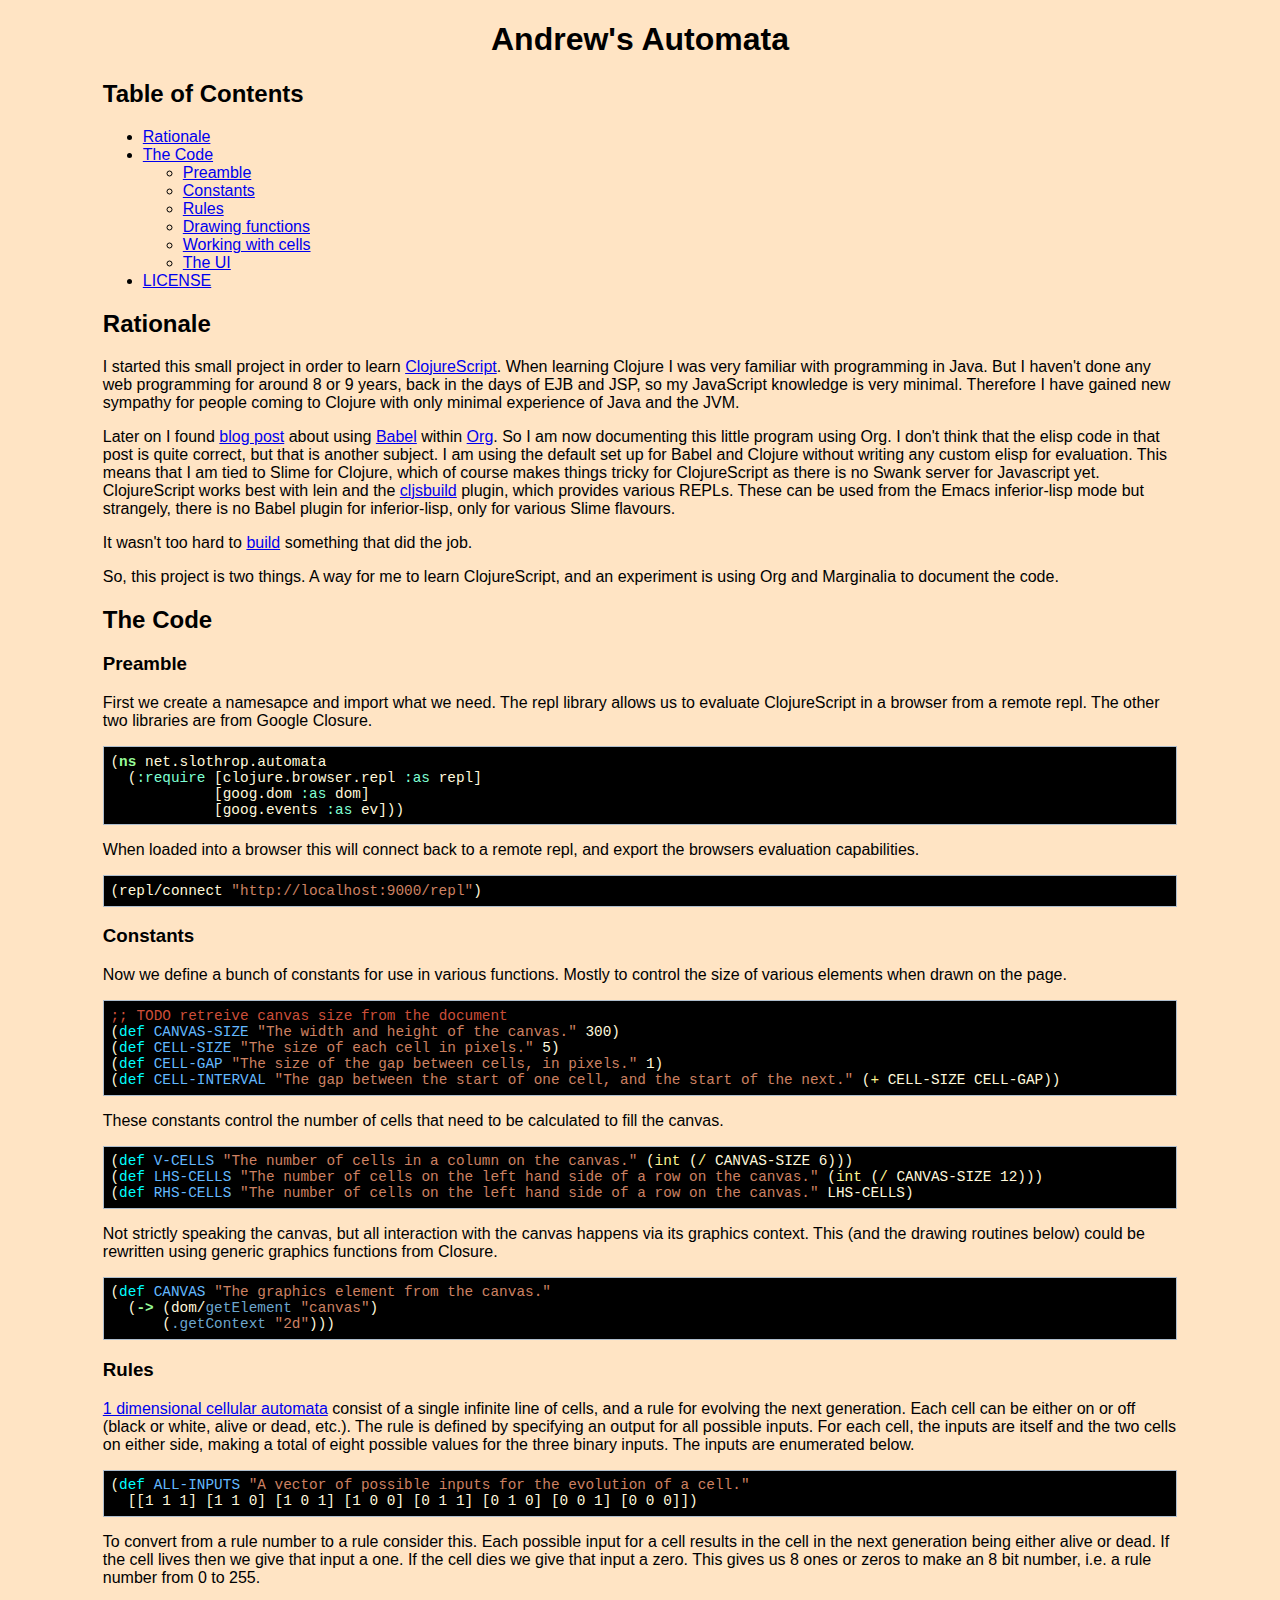
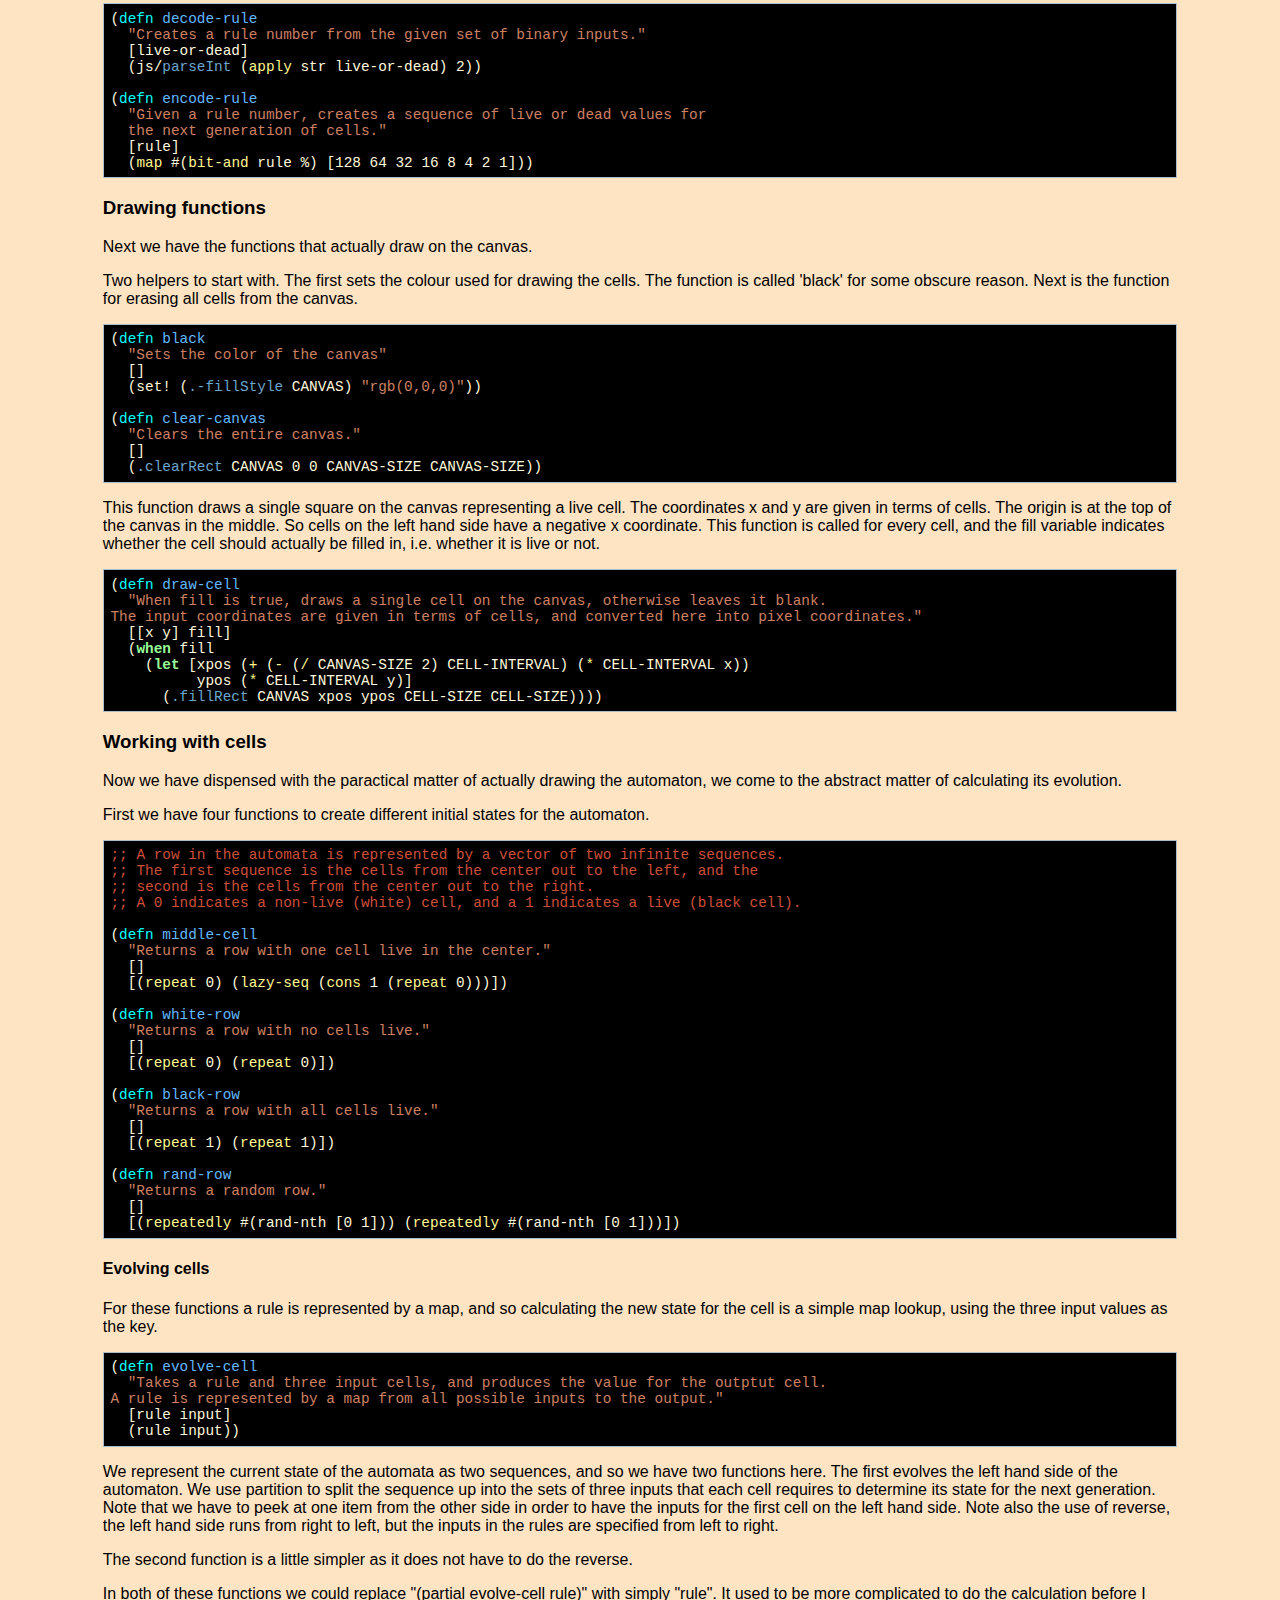
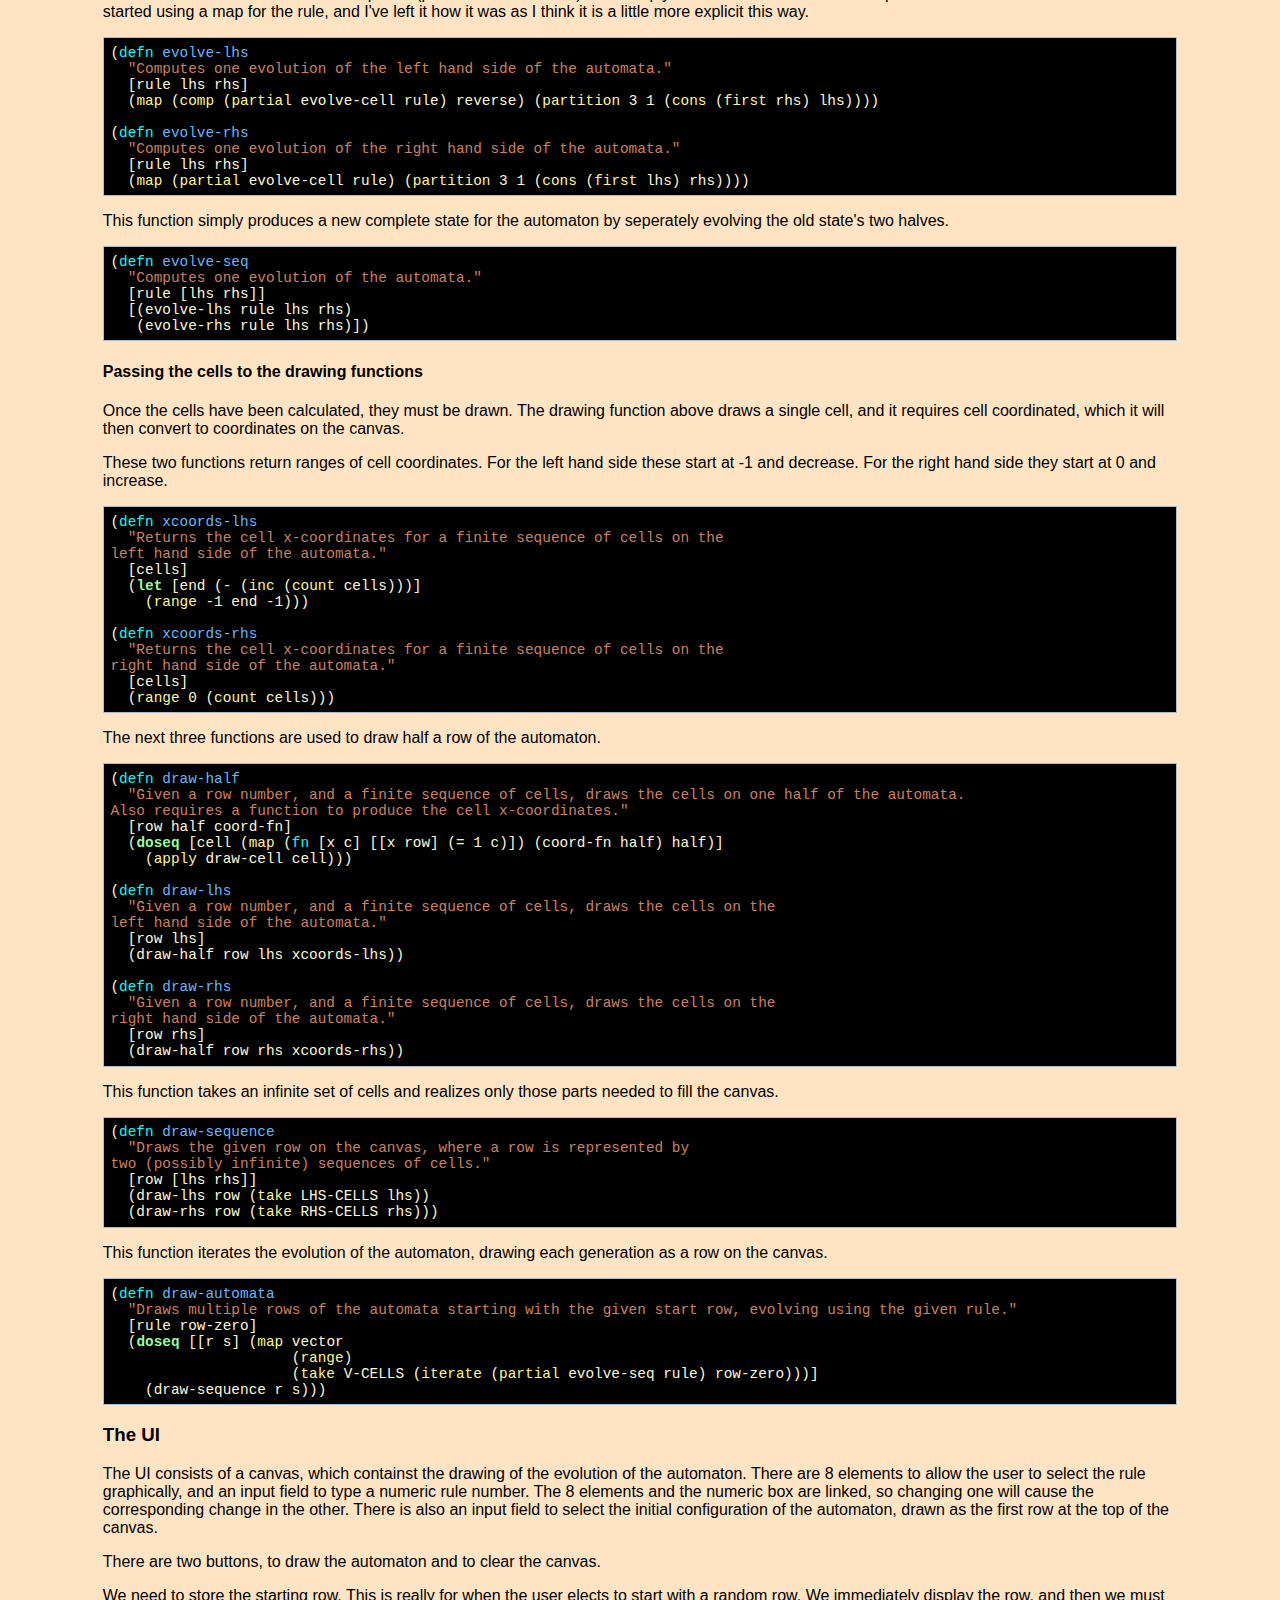
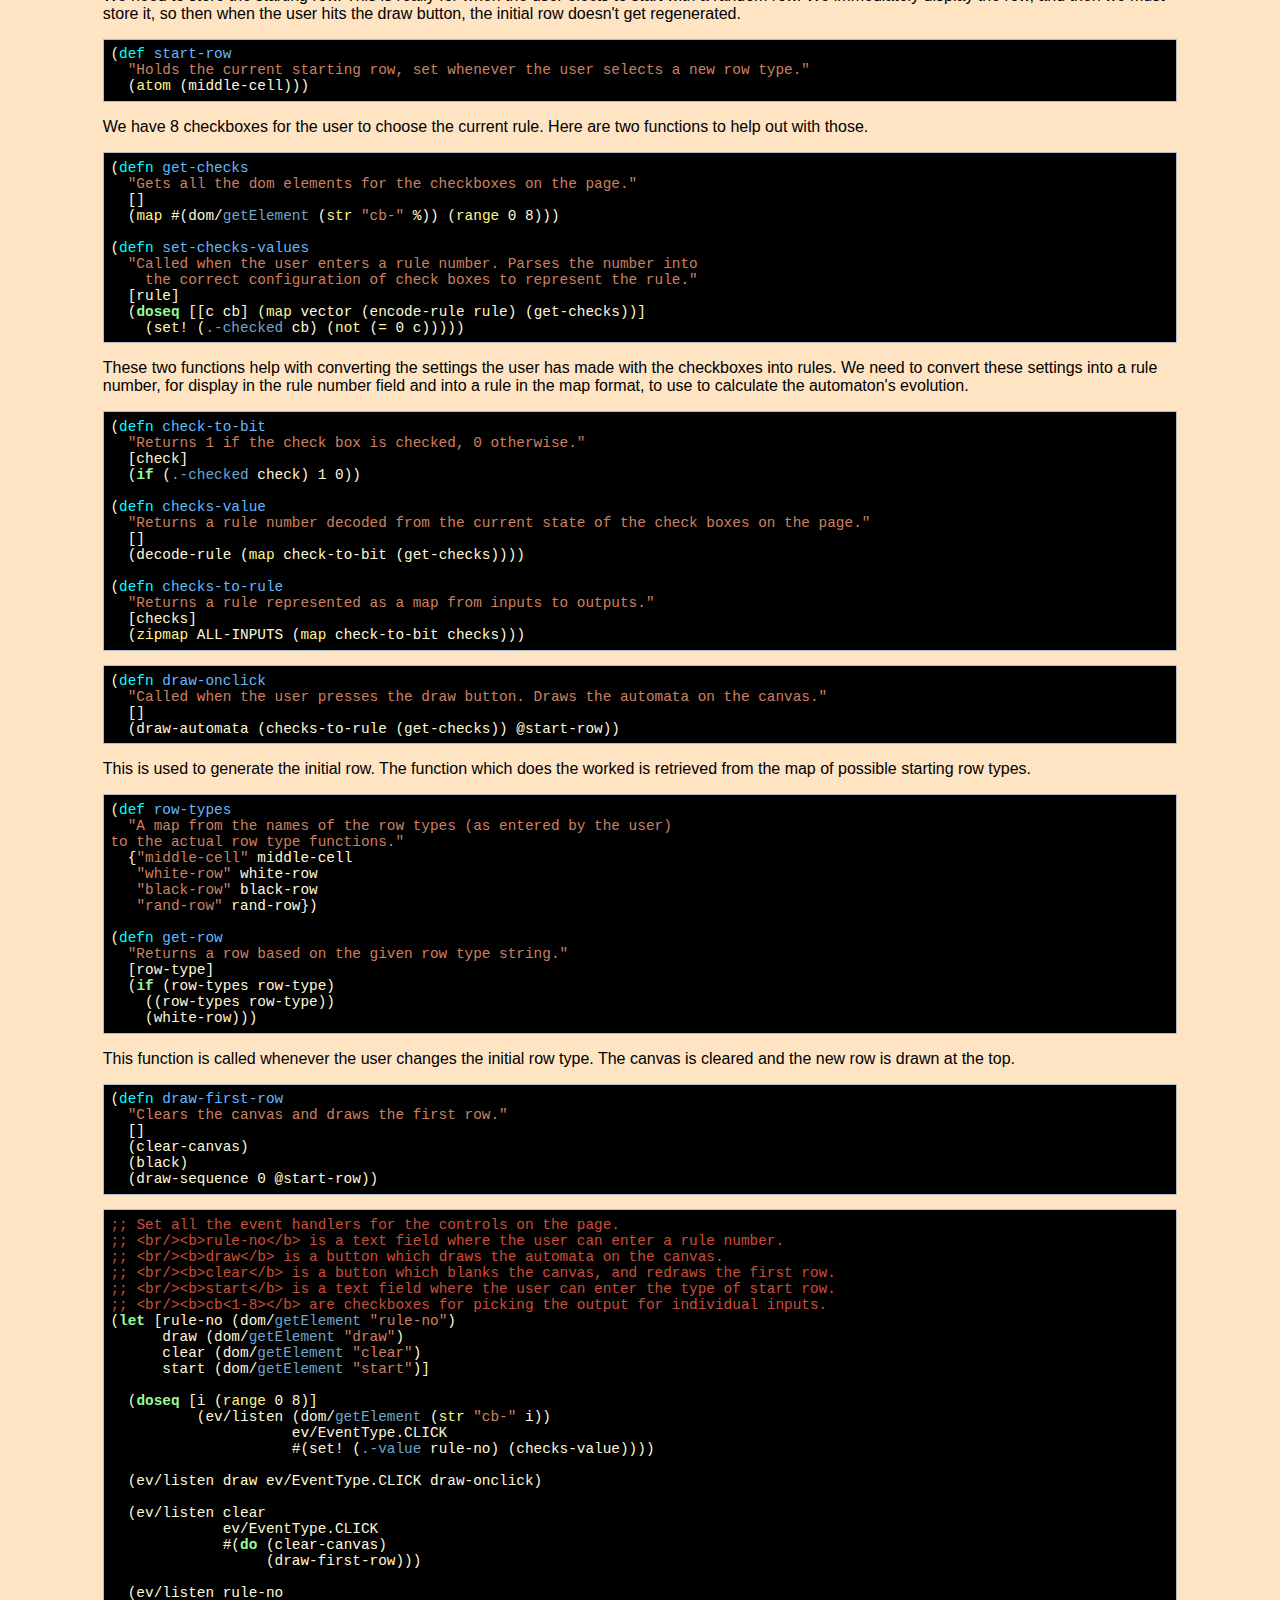
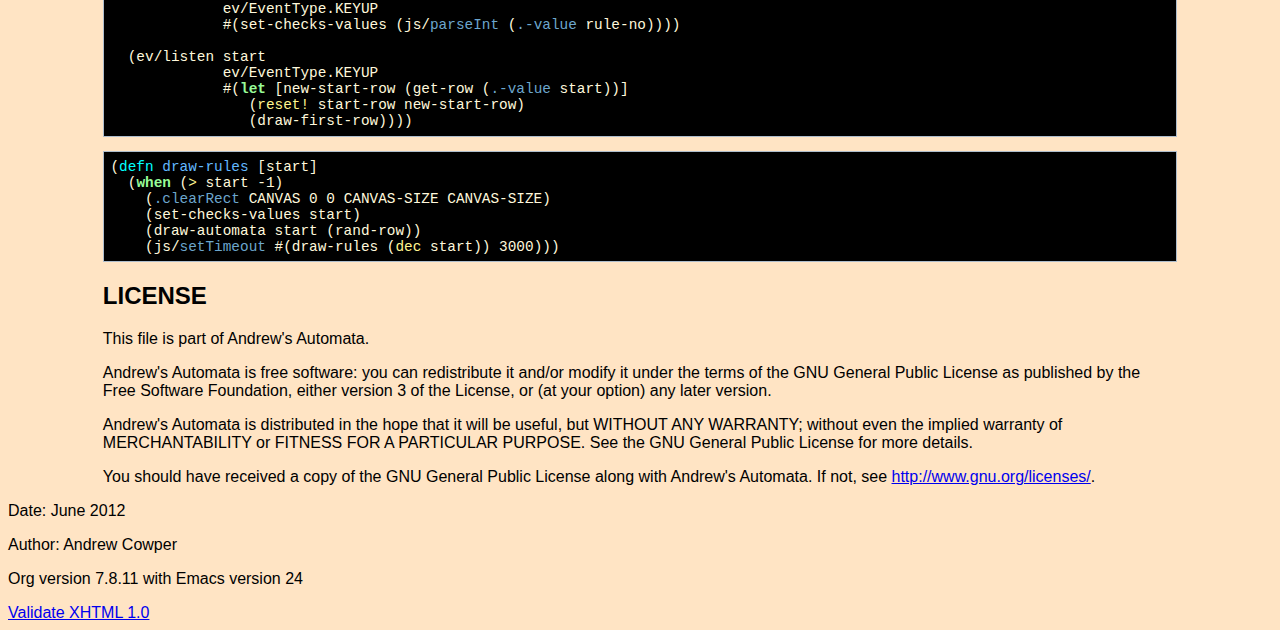
<file: org/automata.html>
<?xml version="1.0" encoding="iso-8859-1"?>
<!DOCTYPE html PUBLIC "-//W3C//DTD XHTML 1.0 Strict//EN"
               "http://www.w3.org/TR/xhtml1/DTD/xhtml1-strict.dtd">
<html xmlns="http://www.w3.org/1999/xhtml" lang="en" xml:lang="en">
<head>
<title>Andrew's Automata</title>
<meta http-equiv="Content-Type" content="text/html;charset=iso-8859-1"/>
<meta name="title" content="Andrew's Automata"/>
<meta name="generator" content="Org-mode"/>
<meta name="generated" content="June 2012"/>
<meta name="author" content="Andrew Cowper"/>
<meta name="description" content=""/>
<meta name="keywords" content=""/>
<style type="text/css">
 <!--/*--><![CDATA[/*><!--*/
  html { font-family: Times, serif; font-size: 12pt; }
  .title  { text-align: center; }
  .todo   { color: red; }
  .done   { color: green; }
  .tag    { background-color: #add8e6; font-weight:normal }
  .target { }
  .timestamp { color: #bebebe; }
  .timestamp-kwd { color: #5f9ea0; }
  .right  {margin-left:auto; margin-right:0px;  text-align:right;}
  .left   {margin-left:0px;  margin-right:auto; text-align:left;}
  .center {margin-left:auto; margin-right:auto; text-align:center;}
  p.verse { margin-left: 3% }
  pre {
	border: 1pt solid #AEBDCC;
	background-color: #F3F5F7;
	padding: 5pt;
	font-family: courier, monospace;
        font-size: 90%;
        overflow:auto;
  }
  table { border-collapse: collapse; }
  td, th { vertical-align: top;  }
  th.right  { text-align:center;  }
  th.left   { text-align:center;   }
  th.center { text-align:center; }
  td.right  { text-align:right;  }
  td.left   { text-align:left;   }
  td.center { text-align:center; }
  dt { font-weight: bold; }
  div.figure { padding: 0.5em; }
  div.figure p { text-align: center; }
  div.inlinetask {
    padding:10px;
    border:2px solid gray;
    margin:10px;
    background: #ffffcc;
  }
  textarea { overflow-x: auto; }
  .linenr { font-size:smaller }
  .code-highlighted {background-color:#ffff00;}
  .org-info-js_info-navigation { border-style:none; }
  #org-info-js_console-label { font-size:10px; font-weight:bold;
                               white-space:nowrap; }
  .org-info-js_search-highlight {background-color:#ffff00; color:#000000;
                                 font-weight:bold; }
  /*]]>*/-->
</style>
<link rel="stylesheet" type="text/css" href="stylesheet.css" />
<script type="text/javascript">
<!--/*--><![CDATA[/*><!--*/
 function CodeHighlightOn(elem, id)
 {
   var target = document.getElementById(id);
   if(null != target) {
     elem.cacheClassElem = elem.className;
     elem.cacheClassTarget = target.className;
     target.className = "code-highlighted";
     elem.className   = "code-highlighted";
   }
 }
 function CodeHighlightOff(elem, id)
 {
   var target = document.getElementById(id);
   if(elem.cacheClassElem)
     elem.className = elem.cacheClassElem;
   if(elem.cacheClassTarget)
     target.className = elem.cacheClassTarget;
 }
/*]]>*///-->
</script>

</head>
<body>

<div id="preamble">

</div>

<div id="content">
<h1 class="title">Andrew's Automata</h1>


<div id="table-of-contents">
<h2>Table of Contents</h2>
<div id="text-table-of-contents">
<ul>
<li><a href="#sec-1">Rationale</a></li>
<li><a href="#sec-2">The Code</a>
<ul>
<li><a href="#sec-2-1">Preamble</a></li>
<li><a href="#sec-2-2">Constants</a></li>
<li><a href="#sec-2-3">Rules</a></li>
<li><a href="#sec-2-4">Drawing functions</a></li>
<li><a href="#sec-2-5">Working with cells</a></li>
<li><a href="#sec-2-6">The UI</a></li>
</ul>
</li>
<li><a href="#sec-3">LICENSE</a></li>
</ul>
</div>
</div>

<div id="outline-container-1" class="outline-2">
<h2 id="sec-1">Rationale</h2>
<div class="outline-text-2" id="text-1">

<p>I started this small project in order to learn <a href="https://github.com/clojure/clojurescript">ClojureScript</a>. When
learning Clojure I was very familiar with programming in Java. But I
haven't done any web programming for around 8 or 9 years, back in the
days of EJB and JSP, so my JavaScript knowledge is very
minimal. Therefore I have gained new sympathy for people coming to
Clojure with only minimal experience of Java and the JVM.
</p>
<p>
Later on I found <a href="http://kimavcrp.blogspot.co.uk/2012/05/literate-programming-in-clojure-table.html">blog post</a> about using <a href="http://orgmode.org/worg/org-contrib/babel/">Babel</a> within <a href="http://orgmode.org/">Org</a>. So I am now
documenting this little program using Org. I don't think that the
elisp code in that post is quite correct, but that is another
subject. I am using the default set up for Babel and Clojure without
writing any custom elisp for evaluation. This means that I am tied to
Slime for Clojure, which of course makes things tricky for
ClojureScript as there is no Swank server for Javascript
yet. ClojureScript works best with lein and the <a href="https://github.com/emezeske/lein-cljsbuild">cljsbuild</a> plugin,
which provides various REPLs. These can be used from the Emacs
inferior-lisp mode but strangely, there is no Babel plugin for
inferior-lisp, only for various Slime flavours. 
</p>
<p>
It wasn't too hard to <a href="http://github.com/bloat/babel-inferior-lisp">build</a> something that did the job.
</p>
<p>
So, this project is two things. A way for me to learn ClojureScript,
and an experiment is using Org and Marginalia to document the code.
</p></div>

</div>

<div id="outline-container-2" class="outline-2">
<h2 id="sec-2">The Code</h2>
<div class="outline-text-2" id="text-2">


</div>

<div id="outline-container-2-1" class="outline-3">
<h3 id="sec-2-1">Preamble</h3>
<div class="outline-text-3" id="text-2-1">

<p>First we create a namesapce and import what we need. The repl library
allows us to evaluate ClojureScript in a browser from a remote
repl. The other two libraries are from Google Closure.
</p>



<pre class="src src-clojurescript">(<span style="color: #98fb98; font-weight: bold;">ns</span> net.slothrop.automata
  (<span style="color: #7fffd4;">:require</span> [clojure.browser.repl <span style="color: #7fffd4;">:as</span> repl]
            [goog.dom <span style="color: #7fffd4;">:as</span> dom]
            [goog.events <span style="color: #7fffd4;">:as</span> ev]))
</pre>


<p>
When loaded into a browser this will connect back to a remote repl,
and export the browsers evaluation capabilities.
</p>


<pre class="src src-clojurescript">(repl/connect <span style="color: #cd8162;">"http://localhost:9000/repl"</span>)
</pre>


</div>

</div>

<div id="outline-container-2-2" class="outline-3">
<h3 id="sec-2-2">Constants</h3>
<div class="outline-text-3" id="text-2-2">

<p>Now we define a bunch of constants for use in various
functions. Mostly to control the size of various elements when drawn
on the page.
</p>


<pre class="src src-clojurescript"><span style="color: #cd4f39;">;; </span><span style="color: #cd4f39;">TODO retreive canvas size from the document</span>
(<span style="color: #00ffff;">def</span> <span style="color: #63b8ff;">CANVAS-SIZE</span> <span style="color: #cd8162;">"The width and height of the canvas."</span> 300)
(<span style="color: #00ffff;">def</span> <span style="color: #63b8ff;">CELL-SIZE</span> <span style="color: #cd8162;">"The size of each cell in pixels."</span> 5)
(<span style="color: #00ffff;">def</span> <span style="color: #63b8ff;">CELL-GAP</span> <span style="color: #cd8162;">"The size of the gap between cells, in pixels."</span> 1)
(<span style="color: #00ffff;">def</span> <span style="color: #63b8ff;">CELL-INTERVAL</span> <span style="color: #cd8162;">"The gap between the start of one cell, and the start of the next."</span> (<span style="color: #fff68f;">+</span> CELL-SIZE CELL-GAP))
</pre>


<p>
These constants control the number of cells that need to be calculated
to fill the canvas.
</p>


<pre class="src src-clojurescript">(<span style="color: #00ffff;">def</span> <span style="color: #63b8ff;">V-CELLS</span> <span style="color: #cd8162;">"The number of cells in a column on the canvas."</span> (<span style="color: #fff68f;">int</span> (<span style="color: #fff68f;">/</span> CANVAS-SIZE 6)))
(<span style="color: #00ffff;">def</span> <span style="color: #63b8ff;">LHS-CELLS</span> <span style="color: #cd8162;">"The number of cells on the left hand side of a row on the canvas."</span> (<span style="color: #fff68f;">int</span> (<span style="color: #fff68f;">/</span> CANVAS-SIZE 12)))
(<span style="color: #00ffff;">def</span> <span style="color: #63b8ff;">RHS-CELLS</span> <span style="color: #cd8162;">"The number of cells on the left hand side of a row on the canvas."</span> LHS-CELLS)
</pre>


<p>
Not strictly speaking the canvas, but all interaction with the canvas
happens via its graphics context. This (and the drawing routines
below) could be rewritten using generic graphics functions from
Closure.
</p>


<pre class="src src-clojurescript">(<span style="color: #00ffff;">def</span> <span style="color: #63b8ff;">CANVAS</span> <span style="color: #cd8162;">"The graphics element from the canvas."</span>
  (<span style="color: #98fb98; font-weight: bold;">-&gt;</span> (dom/<span style="color: #6ca6cd;">getElement</span> <span style="color: #cd8162;">"canvas"</span>)
      (<span style="color: #6ca6cd;">.getContext</span> <span style="color: #cd8162;">"2d"</span>)))
</pre>

</div>

</div>

<div id="outline-container-2-3" class="outline-3">
<h3 id="sec-2-3">Rules</h3>
<div class="outline-text-3" id="text-2-3">

<p><a href="http://en.wikipedia.org/wiki/Cellular_automaton#Elementary_cellular_automata">1 dimensional cellular automata</a> consist of a single infinite line of
cells, and a rule for evolving the next generation. Each cell can be
either on or off (black or white, alive or dead, etc.). The rule is
defined by specifying an output for all possible inputs. For each
cell, the inputs are itself and the two cells on either side, making a
total of eight possible values for the three binary inputs. The inputs
are enumerated below.
</p>


<pre class="src src-clojurescript">(<span style="color: #00ffff;">def</span> <span style="color: #63b8ff;">ALL-INPUTS</span> <span style="color: #cd8162;">"A vector of possible inputs for the evolution of a cell."</span>
  [[1 1 1] [1 1 0] [1 0 1] [1 0 0] [0 1 1] [0 1 0] [0 0 1] [0 0 0]])
</pre>


<p>
To convert from a rule number to a rule consider this. Each possible
input for a cell results in the cell in the next generation being
either alive or dead. If the cell lives then we give that input a
one. If the cell dies we give that input a zero. This gives us 8 ones
or zeros to make an 8 bit number, i.e. a rule number from 0 to 255.
</p>


<pre class="src src-clojurescript">(<span style="color: #00ffff;">defn</span> <span style="color: #63b8ff;">decode-rule</span>
  <span style="color: #cd8162;">"Creates a rule number from the given set of binary inputs."</span>
  [live-or-dead]
  (js/<span style="color: #6ca6cd;">parseInt</span> (<span style="color: #fff68f;">apply</span> str live-or-dead) 2))

(<span style="color: #00ffff;">defn</span> <span style="color: #63b8ff;">encode-rule</span>
  <span style="color: #cd8162;">"Given a rule number, creates a sequence of live or dead values for</span>
<span style="color: #cd8162;">  the next generation of cells."</span>
  [rule]
  (<span style="color: #fff68f;">map</span> #(<span style="color: #fff68f;">bit-and</span> rule %) [128 64 32 16 8 4 2 1]))
</pre>

</div>

</div>

<div id="outline-container-2-4" class="outline-3">
<h3 id="sec-2-4">Drawing functions</h3>
<div class="outline-text-3" id="text-2-4">

<p>Next we have the functions that actually draw on the canvas.
</p>
<p>
Two helpers to start with. The first sets the colour used for drawing
the cells. The function is called 'black' for some obscure
reason. Next is the function for erasing all cells from the canvas.
</p>


<pre class="src src-clojurescript">(<span style="color: #00ffff;">defn</span> <span style="color: #63b8ff;">black</span> 
  <span style="color: #cd8162;">"Sets the color of the canvas"</span>
  []
  (set! (<span style="color: #6ca6cd;">.-fillStyle</span> CANVAS) <span style="color: #cd8162;">"rgb(0,0,0)"</span>))

(<span style="color: #00ffff;">defn</span> <span style="color: #63b8ff;">clear-canvas</span>
  <span style="color: #cd8162;">"Clears the entire canvas."</span>
  []
  (<span style="color: #6ca6cd;">.clearRect</span> CANVAS 0 0 CANVAS-SIZE CANVAS-SIZE))
</pre>


<p>
This function draws a single square on the canvas representing a live
cell. The coordinates x and y are given in terms of cells. The origin
is at the top of the canvas in the middle. So cells on the left hand
side have a negative x coordinate. This function is called for every
cell, and the fill variable indicates whether the cell should actually
be filled in, i.e. whether it is live or not.
</p>


<pre class="src src-clojurescript">(<span style="color: #00ffff;">defn</span> <span style="color: #63b8ff;">draw-cell</span>
  <span style="color: #cd8162;">"When fill is true, draws a single cell on the canvas, otherwise leaves it blank.</span>
<span style="color: #cd8162;">The input coordinates are given in terms of cells, and converted here into pixel coordinates."</span>
  [[x y] fill]
  (<span style="color: #98fb98; font-weight: bold;">when</span> fill
    (<span style="color: #98fb98; font-weight: bold;">let</span> [xpos (<span style="color: #fff68f;">+</span> (<span style="color: #fff68f;">-</span> (<span style="color: #fff68f;">/</span> CANVAS-SIZE 2) CELL-INTERVAL) (<span style="color: #fff68f;">*</span> CELL-INTERVAL x))
          ypos (<span style="color: #fff68f;">*</span> CELL-INTERVAL y)]
      (<span style="color: #6ca6cd;">.fillRect</span> CANVAS xpos ypos CELL-SIZE CELL-SIZE))))
</pre>


</div>

</div>

<div id="outline-container-2-5" class="outline-3">
<h3 id="sec-2-5">Working with cells</h3>
<div class="outline-text-3" id="text-2-5">

<p>Now we have dispensed with the paractical matter of actually drawing
the automaton, we come to the abstract matter of calculating its
evolution.
</p>
<p>
First we have four functions to create different initial states for the automaton. 
</p>



<pre class="src src-clojurescript"><span style="color: #cd4f39;">;; </span><span style="color: #cd4f39;">A row in the automata is represented by a vector of two infinite sequences.</span>
<span style="color: #cd4f39;">;; </span><span style="color: #cd4f39;">The first sequence is the cells from the center out to the left, and the</span>
<span style="color: #cd4f39;">;; </span><span style="color: #cd4f39;">second is the cells from the center out to the right.</span>
<span style="color: #cd4f39;">;; </span><span style="color: #cd4f39;">A 0 indicates a non-live (white) cell, and a 1 indicates a live (black cell).</span>

(<span style="color: #00ffff;">defn</span> <span style="color: #63b8ff;">middle-cell</span>
  <span style="color: #cd8162;">"Returns a row with one cell live in the center."</span>
  []
  [(<span style="color: #fff68f;">repeat</span> 0) (<span style="color: #fff68f;">lazy-seq</span> (<span style="color: #fff68f;">cons</span> 1 (<span style="color: #fff68f;">repeat</span> 0)))])

(<span style="color: #00ffff;">defn</span> <span style="color: #63b8ff;">white-row</span>
  <span style="color: #cd8162;">"Returns a row with no cells live."</span>
  []
  [(<span style="color: #fff68f;">repeat</span> 0) (<span style="color: #fff68f;">repeat</span> 0)])

(<span style="color: #00ffff;">defn</span> <span style="color: #63b8ff;">black-row</span>
  <span style="color: #cd8162;">"Returns a row with all cells live."</span>
  []
  [(<span style="color: #fff68f;">repeat</span> 1) (<span style="color: #fff68f;">repeat</span> 1)])

(<span style="color: #00ffff;">defn</span> <span style="color: #63b8ff;">rand-row</span>
  <span style="color: #cd8162;">"Returns a random row."</span>
  []
  [(<span style="color: #fff68f;">repeatedly</span> #(rand-nth [0 1])) (<span style="color: #fff68f;">repeatedly</span> #(rand-nth [0 1]))])
</pre>


</div>

<div id="outline-container-2-5-1" class="outline-4">
<h4 id="sec-2-5-1">Evolving cells</h4>
<div class="outline-text-4" id="text-2-5-1">


<p>
For these functions a rule is represented by a map, and so calculating
the new state for the cell is a simple map lookup, using the three
input values as the key.
</p>


<pre class="src src-clojurescript">(<span style="color: #00ffff;">defn</span> <span style="color: #63b8ff;">evolve-cell</span>
  <span style="color: #cd8162;">"Takes a rule and three input cells, and produces the value for the outptut cell.</span>
<span style="color: #cd8162;">A rule is represented by a map from all possible inputs to the output."</span>
  [rule input]
  (rule input))
</pre>


<p>
We represent the current state of the automata as two sequences, and
so we have two functions here. The first evolves the left hand side of
the automaton. We use partition to split the sequence up into the sets
of three inputs that each cell requires to determine its state for the
next generation. Note that we have to peek at one item from the other
side in order to have the inputs for the first cell on the left hand
side. Note also the use of reverse, the left hand side runs from right
to left, but the inputs in the rules are specified from left to right.
</p>
<p>
The second function is a little simpler as it does not have to do the
reverse. 
</p>
<p>
In both of these functions we could replace "(partial evolve-cell
rule)" with simply "rule". It used to be more complicated to do the
calculation before I started using a map for the rule, and I've left
it how it was as I think it is a little more explicit this way.
</p>


<pre class="src src-clojurescript">(<span style="color: #00ffff;">defn</span> <span style="color: #63b8ff;">evolve-lhs</span>
  <span style="color: #cd8162;">"Computes one evolution of the left hand side of the automata."</span>
  [rule lhs rhs]
  (<span style="color: #fff68f;">map</span> (<span style="color: #fff68f;">comp</span> (<span style="color: #fff68f;">partial</span> evolve-cell rule) reverse) (<span style="color: #fff68f;">partition</span> 3 1 (<span style="color: #fff68f;">cons</span> (<span style="color: #fff68f;">first</span> rhs) lhs))))

(<span style="color: #00ffff;">defn</span> <span style="color: #63b8ff;">evolve-rhs</span>
  <span style="color: #cd8162;">"Computes one evolution of the right hand side of the automata."</span>
  [rule lhs rhs]
  (<span style="color: #fff68f;">map</span> (<span style="color: #fff68f;">partial</span> evolve-cell rule) (<span style="color: #fff68f;">partition</span> 3 1 (<span style="color: #fff68f;">cons</span> (<span style="color: #fff68f;">first</span> lhs) rhs))))
</pre>


<p>
This function simply produces a new complete state for the automaton
by seperately evolving the old state's two halves.
</p>


<pre class="src src-clojurescript">(<span style="color: #00ffff;">defn</span> <span style="color: #63b8ff;">evolve-seq</span>
  <span style="color: #cd8162;">"Computes one evolution of the automata."</span>
  [rule [lhs rhs]]
  [(evolve-lhs rule lhs rhs)
   (evolve-rhs rule lhs rhs)])
</pre>


</div>

</div>

<div id="outline-container-2-5-2" class="outline-4">
<h4 id="sec-2-5-2">Passing the cells to the drawing functions</h4>
<div class="outline-text-4" id="text-2-5-2">

<p>Once the cells have been calculated, they must be drawn. The drawing
function above draws a single cell, and it requires cell coordinated,
which it will then convert to coordinates on the canvas.
</p>
<p>
These two functions return ranges of cell coordinates. For the left
hand side these start at -1 and decrease. For the right hand side they
start at 0 and increase.
</p>


<pre class="src src-clojurescript">(<span style="color: #00ffff;">defn</span> <span style="color: #63b8ff;">xcoords-lhs</span>
  <span style="color: #cd8162;">"Returns the cell x-coordinates for a finite sequence of cells on the</span>
<span style="color: #cd8162;">left hand side of the automata."</span>
  [cells]
  (<span style="color: #98fb98; font-weight: bold;">let</span> [end (<span style="color: #fff68f;">-</span> (<span style="color: #fff68f;">inc</span> (<span style="color: #fff68f;">count</span> cells)))]
    (<span style="color: #fff68f;">range</span> -1 end -1)))

(<span style="color: #00ffff;">defn</span> <span style="color: #63b8ff;">xcoords-rhs</span>
  <span style="color: #cd8162;">"Returns the cell x-coordinates for a finite sequence of cells on the</span>
<span style="color: #cd8162;">right hand side of the automata."</span>
  [cells]
  (<span style="color: #fff68f;">range</span> 0 (<span style="color: #fff68f;">count</span> cells)))
</pre>


<p>
The next three functions are used to draw half a row of the automaton.
</p>


<pre class="src src-clojurescript">(<span style="color: #00ffff;">defn</span> <span style="color: #63b8ff;">draw-half</span>
  <span style="color: #cd8162;">"Given a row number, and a finite sequence of cells, draws the cells on one half of the automata.</span>
<span style="color: #cd8162;">Also requires a function to produce the cell x-coordinates."</span>
  [row half coord-fn]
  (<span style="color: #98fb98; font-weight: bold;">doseq</span> [cell (<span style="color: #fff68f;">map</span> (<span style="color: #00ffff;">fn</span> [x c] [[x row] (<span style="color: #fff68f;">=</span> 1 c)]) (coord-fn half) half)]
    (<span style="color: #fff68f;">apply</span> draw-cell cell)))

(<span style="color: #00ffff;">defn</span> <span style="color: #63b8ff;">draw-lhs</span>
  <span style="color: #cd8162;">"Given a row number, and a finite sequence of cells, draws the cells on the</span>
<span style="color: #cd8162;">left hand side of the automata."</span>
  [row lhs]
  (draw-half row lhs xcoords-lhs))

(<span style="color: #00ffff;">defn</span> <span style="color: #63b8ff;">draw-rhs</span>
  <span style="color: #cd8162;">"Given a row number, and a finite sequence of cells, draws the cells on the</span>
<span style="color: #cd8162;">right hand side of the automata."</span>
  [row rhs]
  (draw-half row rhs xcoords-rhs))
</pre>


<p>
This function takes an infinite set of cells and realizes only those
parts needed to fill the canvas.
</p>


<pre class="src src-clojurescript">(<span style="color: #00ffff;">defn</span> <span style="color: #63b8ff;">draw-sequence</span>
  <span style="color: #cd8162;">"Draws the given row on the canvas, where a row is represented by</span>
<span style="color: #cd8162;">two (possibly infinite) sequences of cells."</span>
  [row [lhs rhs]]
  (draw-lhs row (<span style="color: #fff68f;">take</span> LHS-CELLS lhs))
  (draw-rhs row (<span style="color: #fff68f;">take</span> RHS-CELLS rhs)))
</pre>


<p>
This function iterates the evolution of the automaton, drawing each
generation as a row on the canvas.
</p>


<pre class="src src-clojurescript">(<span style="color: #00ffff;">defn</span> <span style="color: #63b8ff;">draw-automata</span>
  <span style="color: #cd8162;">"Draws multiple rows of the automata starting with the given start row, evolving using the given rule."</span>
  [rule row-zero]
  (<span style="color: #98fb98; font-weight: bold;">doseq</span> [[r s] (<span style="color: #fff68f;">map</span> vector
                     (<span style="color: #fff68f;">range</span>)
                     (<span style="color: #fff68f;">take</span> V-CELLS (<span style="color: #fff68f;">iterate</span> (<span style="color: #fff68f;">partial</span> evolve-seq rule) row-zero)))]
    (draw-sequence r s)))
</pre>

</div>
</div>

</div>

<div id="outline-container-2-6" class="outline-3">
<h3 id="sec-2-6">The UI</h3>
<div class="outline-text-3" id="text-2-6">

<p>The UI consists of a canvas, which containst the drawing of the
evolution of the automaton. There are 8 elements to allow the user to
select the rule graphically, and an input field to type a numeric rule
number. The 8 elements and the numeric box are linked, so changing one
will cause the corresponding change in the other. There is also an
input field to select the initial configuration of the automaton,
drawn as the first row at the top of the canvas.
</p>
<p>
There are two buttons, to draw the automaton and to clear the canvas.
</p>
<p>
We need to store the starting row. This is really for when the user
elects to start with a random row. We immediately display the row, and
then we must store it, so then when the user hits the draw button, the
initial row doesn't get regenerated.
</p>


<pre class="src src-clojurescript">(<span style="color: #00ffff;">def</span> <span style="color: #63b8ff;">start-row</span>
  <span style="color: #cd8162;">"Holds the current starting row, set whenever the user selects a new row type."</span>
  (<span style="color: #fff68f;">atom</span> (middle-cell)))
</pre>


<p>
We have 8 checkboxes for the user to choose the current rule. Here are
two functions to help out with those.
</p>


<pre class="src src-clojurescript">(<span style="color: #00ffff;">defn</span> <span style="color: #63b8ff;">get-checks</span>
  <span style="color: #cd8162;">"Gets all the dom elements for the checkboxes on the page."</span>
  []
  (<span style="color: #fff68f;">map</span> #(dom/<span style="color: #6ca6cd;">getElement</span> (<span style="color: #fff68f;">str</span> <span style="color: #cd8162;">"cb-"</span> %)) (<span style="color: #fff68f;">range</span> 0 8)))

(<span style="color: #00ffff;">defn</span> <span style="color: #63b8ff;">set-checks-values</span>
  <span style="color: #cd8162;">"Called when the user enters a rule number. Parses the number into</span>
<span style="color: #cd8162;">    the correct configuration of check boxes to represent the rule."</span>
  [rule]
  (<span style="color: #98fb98; font-weight: bold;">doseq</span> [[c cb] (<span style="color: #fff68f;">map</span> vector (encode-rule rule) (get-checks))]
    (set! (<span style="color: #6ca6cd;">.-checked</span> cb) (<span style="color: #fff68f;">not</span> (<span style="color: #fff68f;">=</span> 0 c)))))
</pre>


<p>
These two functions help with converting the settings the user has
made with the checkboxes into rules. We need to convert these settings
into a rule number, for display in the rule number field and into a
rule in the map format, to use to calculate the automaton's evolution.
</p>


<pre class="src src-clojurescript">(<span style="color: #00ffff;">defn</span> <span style="color: #63b8ff;">check-to-bit</span>
  <span style="color: #cd8162;">"Returns 1 if the check box is checked, 0 otherwise."</span>
  [check]
  (<span style="color: #98fb98; font-weight: bold;">if</span> (<span style="color: #6ca6cd;">.-checked</span> check) 1 0))

(<span style="color: #00ffff;">defn</span> <span style="color: #63b8ff;">checks-value</span>
  <span style="color: #cd8162;">"Returns a rule number decoded from the current state of the check boxes on the page."</span>
  []
  (decode-rule (<span style="color: #fff68f;">map</span> check-to-bit (get-checks))))

(<span style="color: #00ffff;">defn</span> <span style="color: #63b8ff;">checks-to-rule</span>
  <span style="color: #cd8162;">"Returns a rule represented as a map from inputs to outputs."</span>
  [checks]
  (<span style="color: #fff68f;">zipmap</span> ALL-INPUTS (<span style="color: #fff68f;">map</span> check-to-bit checks)))
</pre>



<pre class="src src-clojurescript">(<span style="color: #00ffff;">defn</span> <span style="color: #63b8ff;">draw-onclick</span>
  <span style="color: #cd8162;">"Called when the user presses the draw button. Draws the automata on the canvas."</span>
  []
  (draw-automata (checks-to-rule (get-checks)) @start-row))
</pre>


<p>
This is used to generate the initial row. The function which does the
worked is retrieved from the map of possible starting row types.
</p>


<pre class="src src-clojurescript">(<span style="color: #00ffff;">def</span> <span style="color: #63b8ff;">row-types</span>
  <span style="color: #cd8162;">"A map from the names of the row types (as entered by the user)</span>
<span style="color: #cd8162;">to the actual row type functions."</span>
  {<span style="color: #cd8162;">"middle-cell"</span> middle-cell
   <span style="color: #cd8162;">"white-row"</span> white-row
   <span style="color: #cd8162;">"black-row"</span> black-row
   <span style="color: #cd8162;">"rand-row"</span> rand-row})

(<span style="color: #00ffff;">defn</span> <span style="color: #63b8ff;">get-row</span>
  <span style="color: #cd8162;">"Returns a row based on the given row type string."</span>
  [row-type]
  (<span style="color: #98fb98; font-weight: bold;">if</span> (row-types row-type)
    ((row-types row-type))
    (white-row)))
</pre>


<p>
This function is called whenever the user changes the initial row
type. The canvas is cleared and the new row is drawn at the top.
</p>


<pre class="src src-clojurescript">(<span style="color: #00ffff;">defn</span> <span style="color: #63b8ff;">draw-first-row</span>
  <span style="color: #cd8162;">"Clears the canvas and draws the first row."</span>
  []
  (clear-canvas)
  (black)
  (draw-sequence 0 @start-row))
</pre>



<pre class="src src-clojurescript"><span style="color: #cd4f39;">;; </span><span style="color: #cd4f39;">Set all the event handlers for the controls on the page.</span>
<span style="color: #cd4f39;">;; </span><span style="color: #cd4f39;">&lt;br/&gt;&lt;b&gt;rule-no&lt;/b&gt; is a text field where the user can enter a rule number.</span>
<span style="color: #cd4f39;">;; </span><span style="color: #cd4f39;">&lt;br/&gt;&lt;b&gt;draw&lt;/b&gt; is a button which draws the automata on the canvas.</span>
<span style="color: #cd4f39;">;; </span><span style="color: #cd4f39;">&lt;br/&gt;&lt;b&gt;clear&lt;/b&gt; is a button which blanks the canvas, and redraws the first row.</span>
<span style="color: #cd4f39;">;; </span><span style="color: #cd4f39;">&lt;br/&gt;&lt;b&gt;start&lt;/b&gt; is a text field where the user can enter the type of start row.</span>
<span style="color: #cd4f39;">;; </span><span style="color: #cd4f39;">&lt;br/&gt;&lt;b&gt;cb&lt;1-8&gt;&lt;/b&gt; are checkboxes for picking the output for individual inputs.</span>
(<span style="color: #98fb98; font-weight: bold;">let</span> [rule-no (dom/<span style="color: #6ca6cd;">getElement</span> <span style="color: #cd8162;">"rule-no"</span>)
      draw (dom/<span style="color: #6ca6cd;">getElement</span> <span style="color: #cd8162;">"draw"</span>)
      clear (dom/<span style="color: #6ca6cd;">getElement</span> <span style="color: #cd8162;">"clear"</span>)
      start (dom/<span style="color: #6ca6cd;">getElement</span> <span style="color: #cd8162;">"start"</span>)]

  (<span style="color: #98fb98; font-weight: bold;">doseq</span> [i (<span style="color: #fff68f;">range</span> 0 8)]
          (ev/listen (dom/<span style="color: #6ca6cd;">getElement</span> (<span style="color: #fff68f;">str</span> <span style="color: #cd8162;">"cb-"</span> i))
                     ev/EventType.CLICK
                     #(set! (<span style="color: #6ca6cd;">.-value</span> rule-no) (checks-value))))

  (ev/listen draw ev/EventType.CLICK draw-onclick)

  (ev/listen clear
             ev/EventType.CLICK
             #(<span style="color: #98fb98; font-weight: bold;">do</span> (clear-canvas)
                  (draw-first-row)))

  (ev/listen rule-no
             ev/EventType.KEYUP
             #(set-checks-values (js/<span style="color: #6ca6cd;">parseInt</span> (<span style="color: #6ca6cd;">.-value</span> rule-no))))

  (ev/listen start
             ev/EventType.KEYUP
             #(<span style="color: #98fb98; font-weight: bold;">let</span> [new-start-row (get-row (<span style="color: #6ca6cd;">.-value</span> start))]
                (<span style="color: #fff68f;">reset!</span> start-row new-start-row)
                (draw-first-row))))
</pre>



<pre class="src src-clojurescript">(<span style="color: #00ffff;">defn</span> <span style="color: #63b8ff;">draw-rules</span> [start]
  (<span style="color: #98fb98; font-weight: bold;">when</span> (<span style="color: #fff68f;">&gt;</span> start -1)
    (<span style="color: #6ca6cd;">.clearRect</span> CANVAS 0 0 CANVAS-SIZE CANVAS-SIZE)
    (set-checks-values start)
    (draw-automata start (rand-row))
    (js/<span style="color: #6ca6cd;">setTimeout</span> #(draw-rules (<span style="color: #fff68f;">dec</span> start)) 3000)))
</pre>


</div>
</div>

</div>

<div id="outline-container-3" class="outline-2">
<h2 id="sec-3">LICENSE</h2>
<div class="outline-text-2" id="text-3">

<p>This file is part of Andrew's Automata.
</p>
<p>
Andrew's Automata is free software: you can redistribute it and/or modify
it under the terms of the GNU General Public License as published by
the Free Software Foundation, either version 3 of the License, or
(at your option) any later version.
</p>
<p>
Andrew's Automata is distributed in the hope that it will be useful,
but WITHOUT ANY WARRANTY; without even the implied warranty of
MERCHANTABILITY or FITNESS FOR A PARTICULAR PURPOSE. See the
GNU General Public License for more details.
</p>
<p>
You should have received a copy of the GNU General Public License
along with Andrew's Automata. If not, see <a href="http://www.gnu.org/licenses/">http://www.gnu.org/licenses/</a>.
</p>
</div>
</div>
</div>

<div id="postamble">
<p class="date">Date: June 2012</p>
<p class="author">Author: Andrew Cowper</p>
<p class="creator">Org version 7.8.11 with Emacs version 24</p>
<a href="http://validator.w3.org/check?uri=referer">Validate XHTML 1.0</a>

</div>
</body>
</html>
</file>
<file: stylesheet.css>
body {
    background-color: Bisque;
    font-family: Lucida Sans Unicode, Lucida Grande, sans-serif;
}

#content {
    width: 85%;
    margin: 0 auto;
}

.src-clojurescript {
    font-family: Lucida Console, Monaco, monospace;
    background-color: black;
    color: Cornsilk;
}

/*
This file is part of Andrew's Automata.

Andrew's Automata is free software: you can redistribute it and/or modify
it under the terms of the GNU General Public License as published by
the Free Software Foundation, either version 3 of the License, or
(at your option) any later version.

Andrew's Automata is distributed in the hope that it will be useful,
but WITHOUT ANY WARRANTY; without even the implied warranty of
MERCHANTABILITY or FITNESS FOR A PARTICULAR PURPOSE. See the
GNU General Public License for more details.

You should have received a copy of the GNU General Public License
along with Andrew's Automata. If not, see <http://www.gnu.org/licenses/>.
*/
</file>
<file: org/stylesheet.css>
body {
    background-color: Bisque;
    font-family: Lucida Sans Unicode, Lucida Grande, sans-serif;
}

#content {
    width: 85%;
    margin: 0 auto;
}

.src-clojurescript {
    font-family: Lucida Console, Monaco, monospace;
    background-color: black;
    color: Cornsilk;
}

/*
This file is part of Andrew's Automata.

Andrew's Automata is free software: you can redistribute it and/or modify
it under the terms of the GNU General Public License as published by
the Free Software Foundation, either version 3 of the License, or
(at your option) any later version.

Andrew's Automata is distributed in the hope that it will be useful,
but WITHOUT ANY WARRANTY; without even the implied warranty of
MERCHANTABILITY or FITNESS FOR A PARTICULAR PURPOSE. See the
GNU General Public License for more details.

You should have received a copy of the GNU General Public License
along with Andrew's Automata. If not, see <http://www.gnu.org/licenses/>.
*/
</file>
